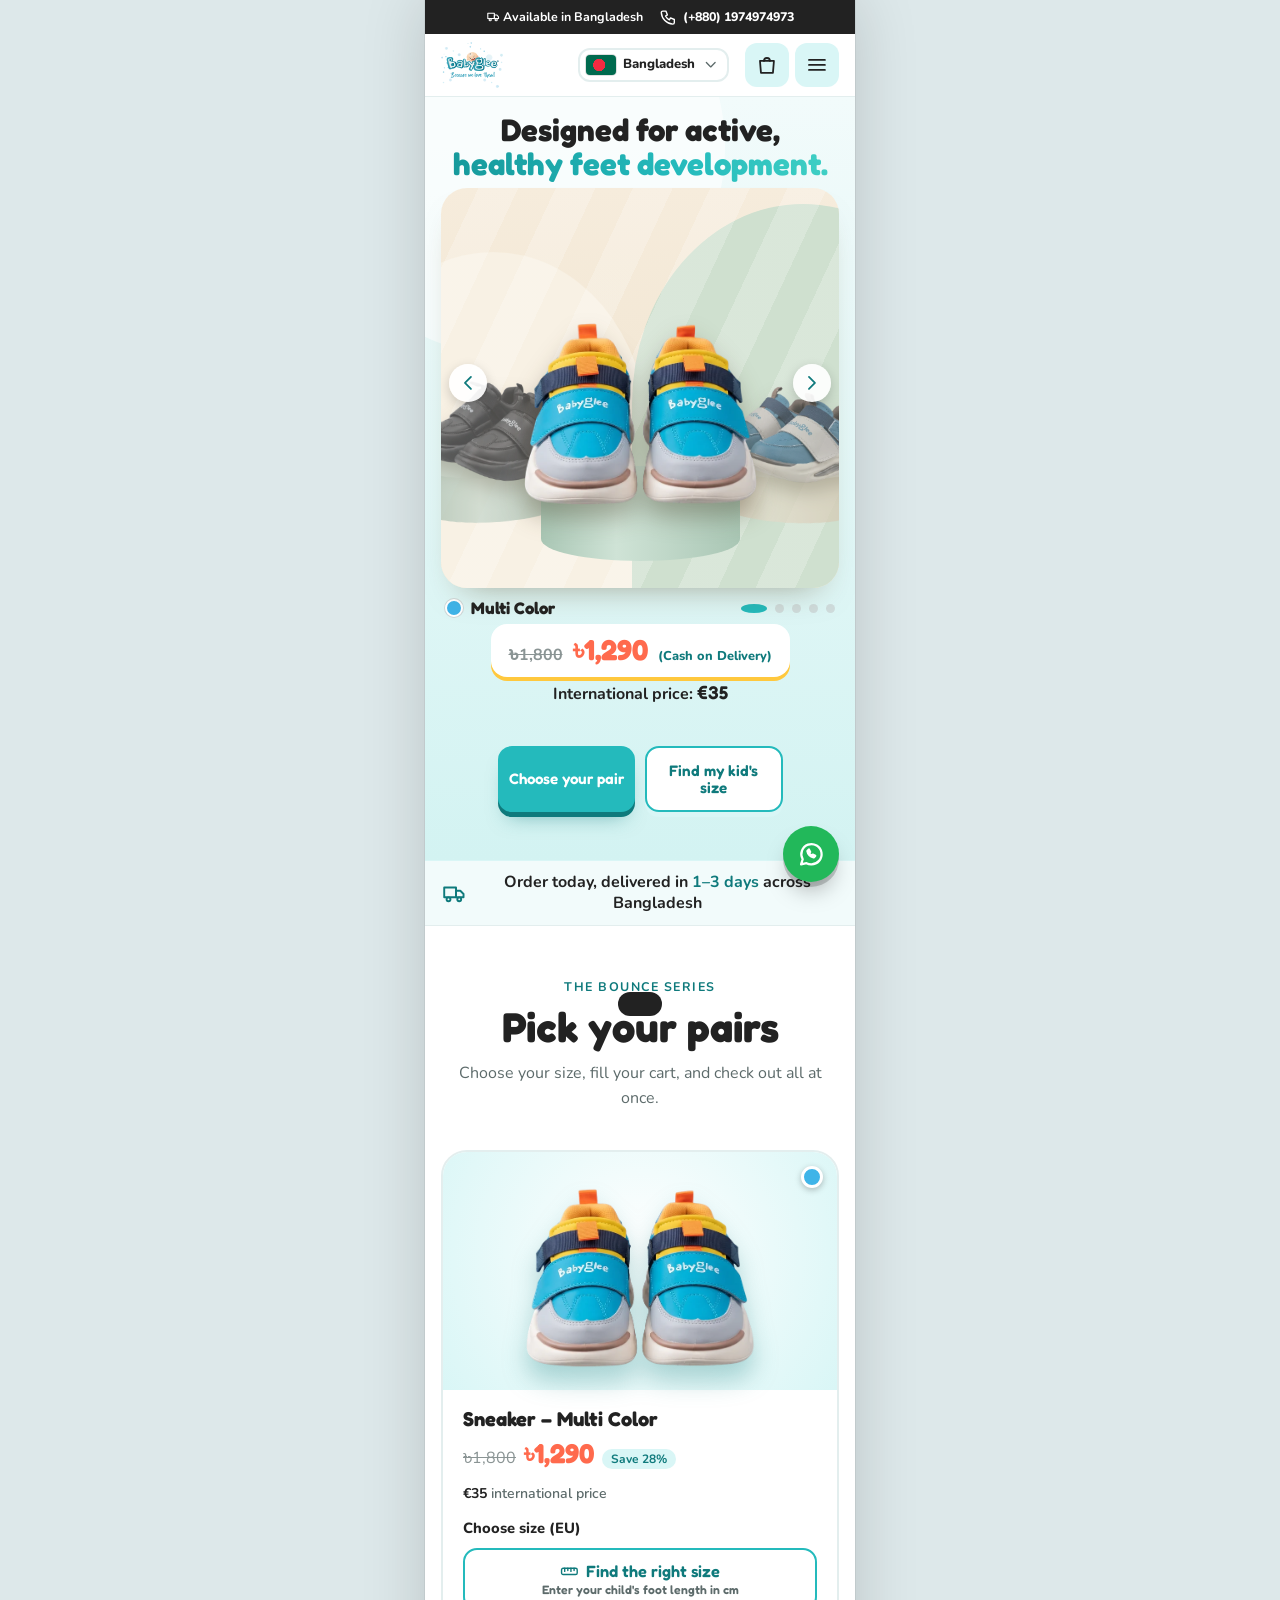
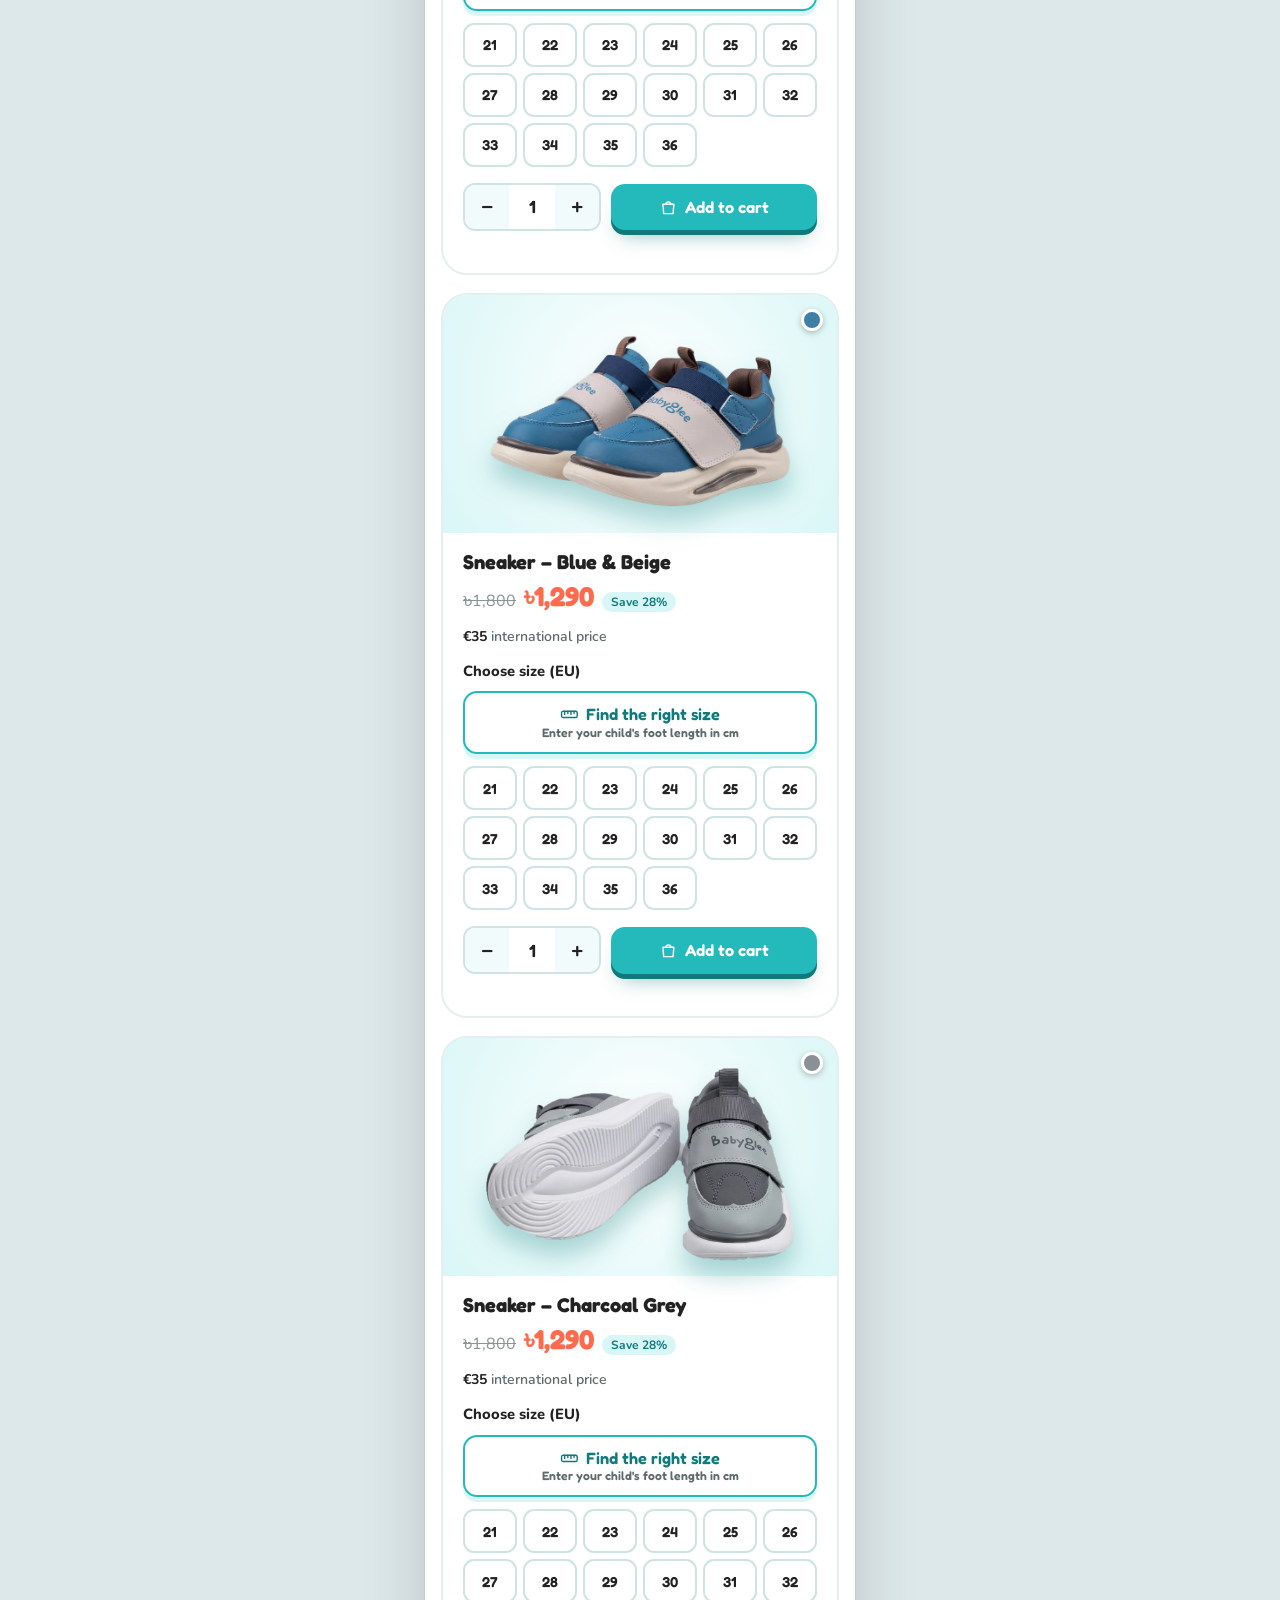
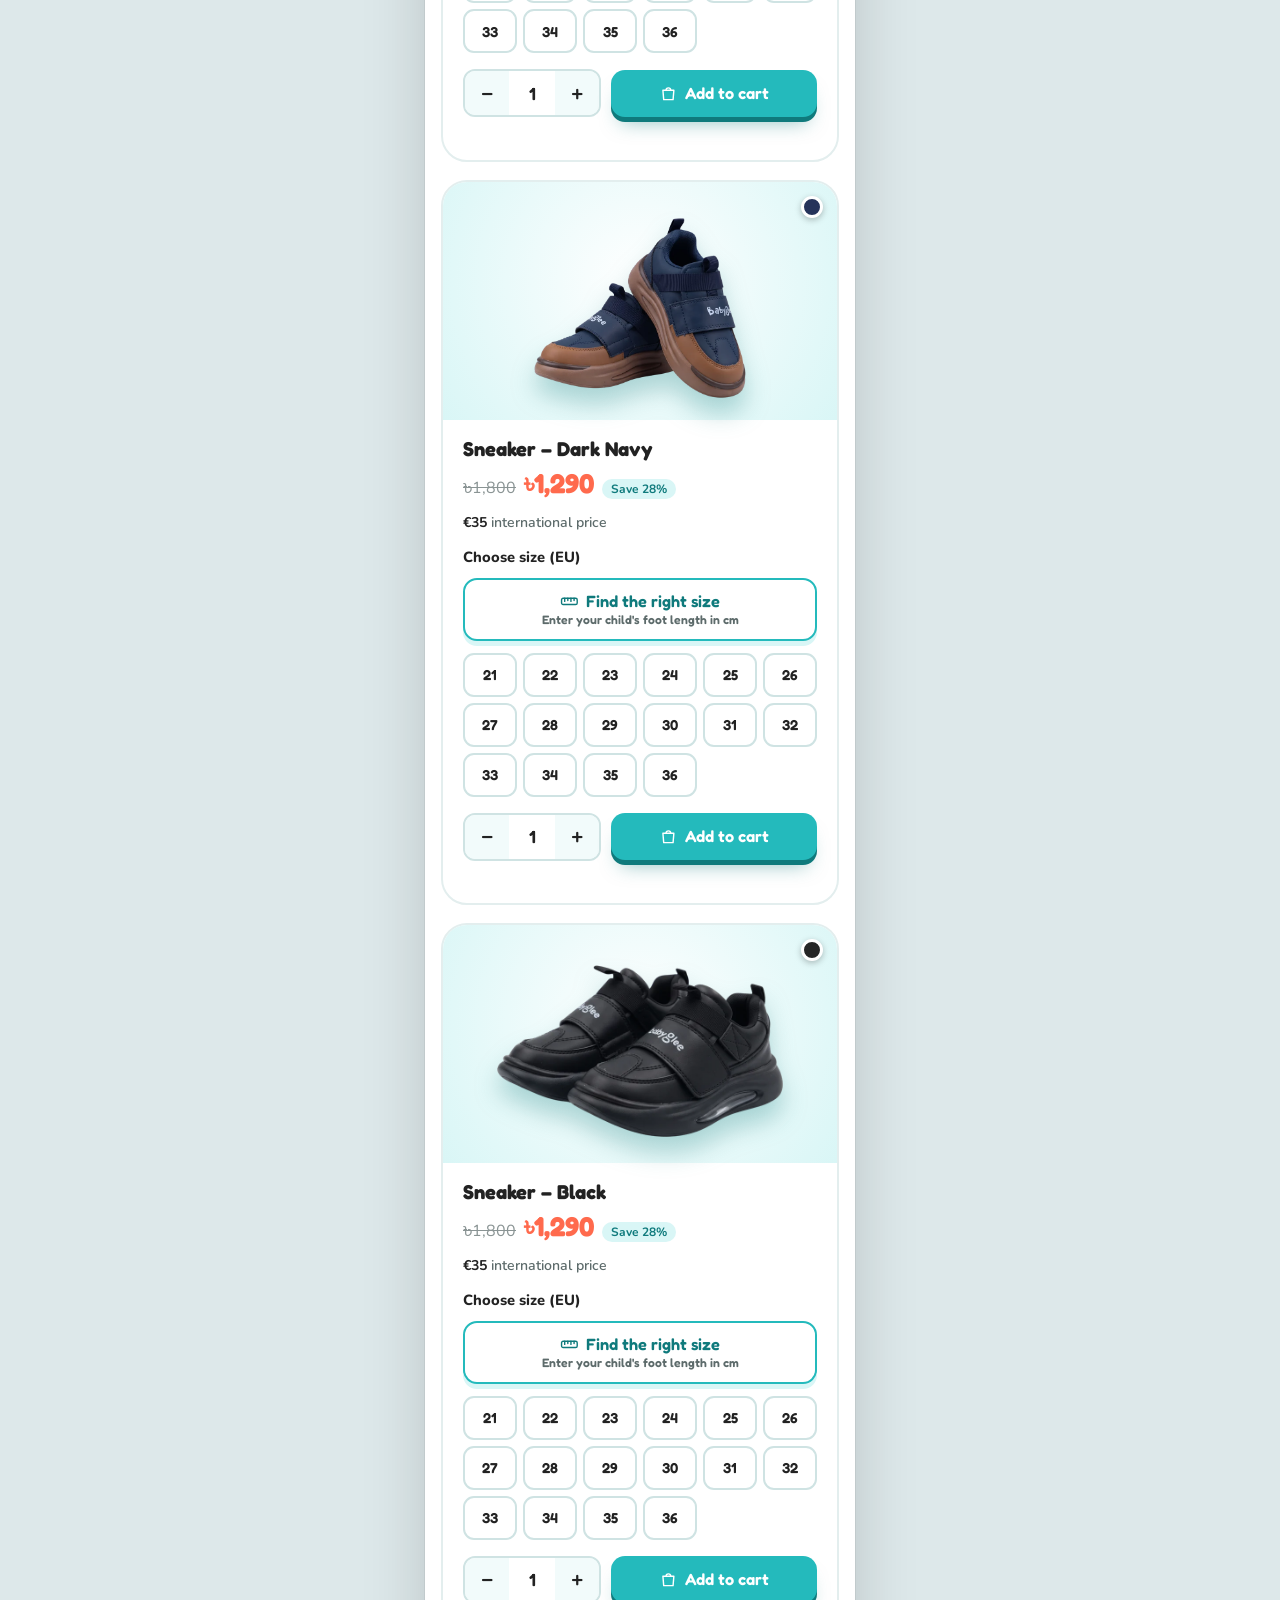
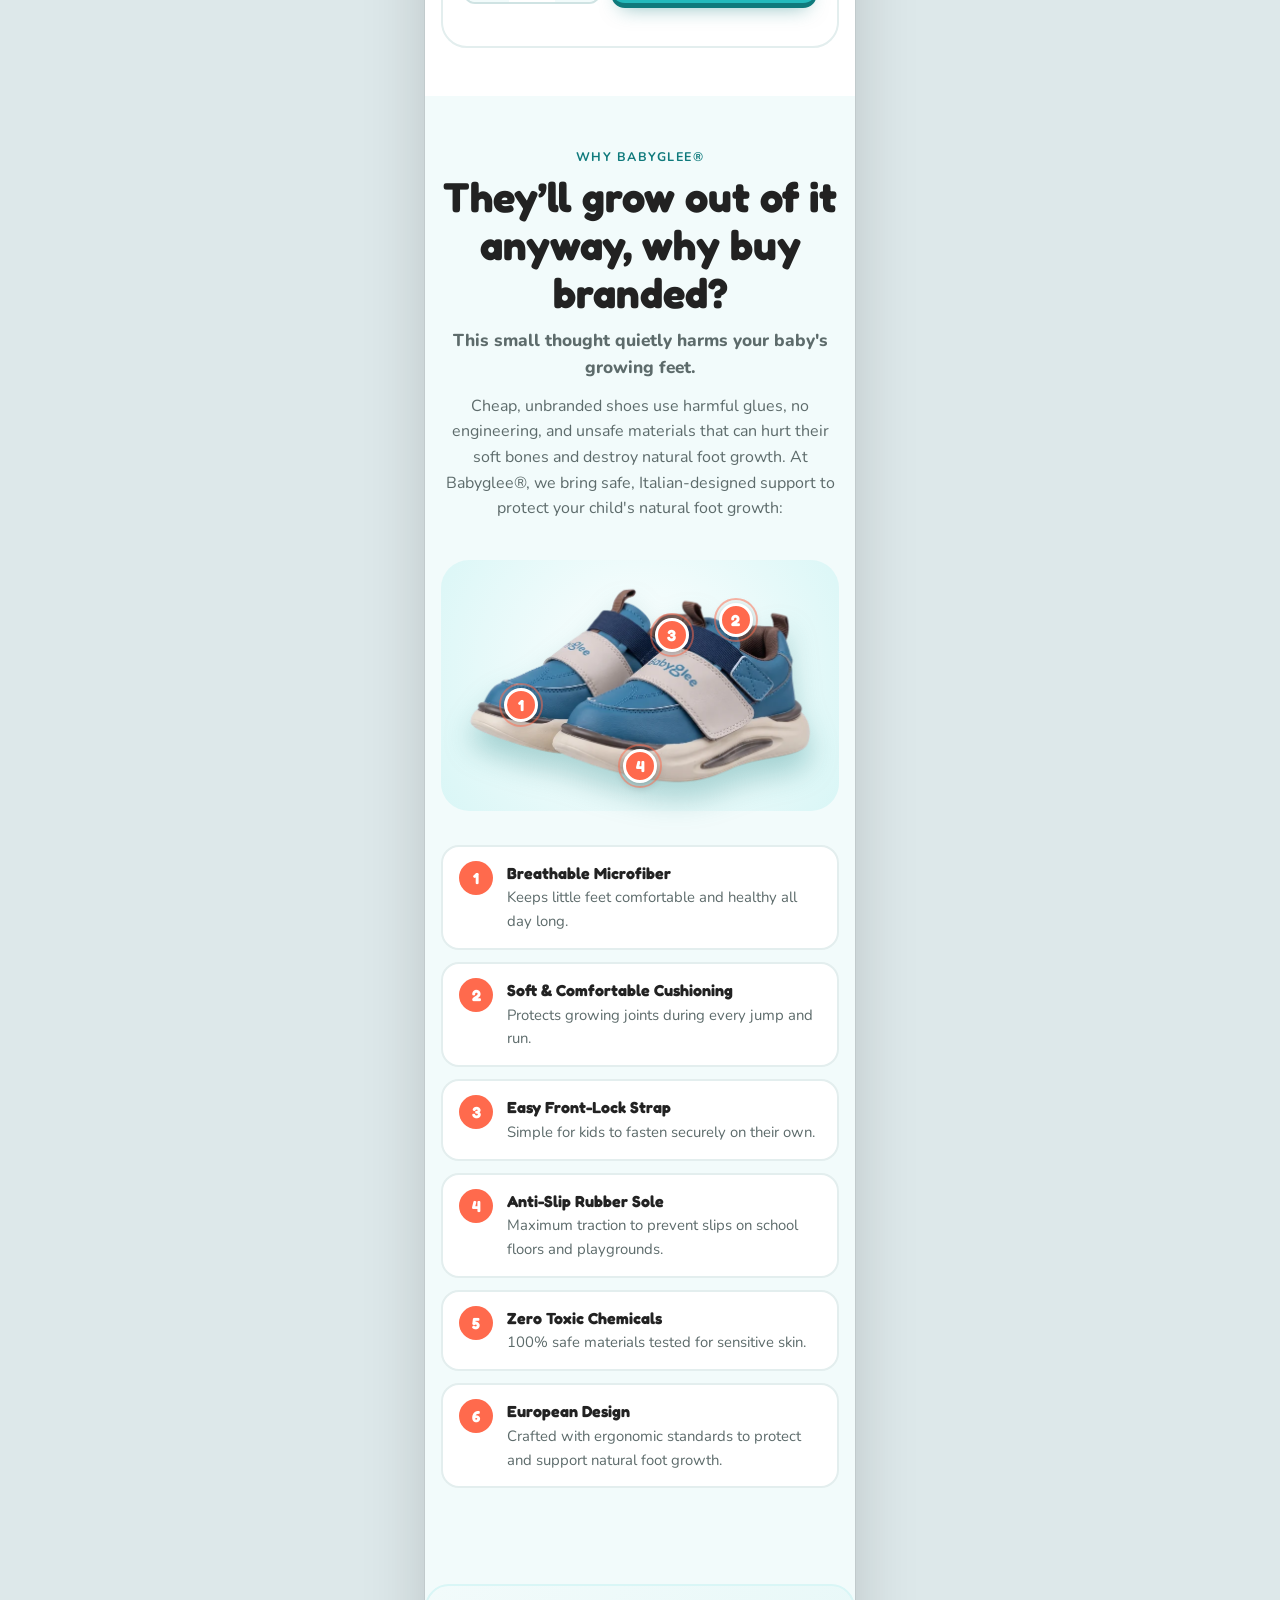
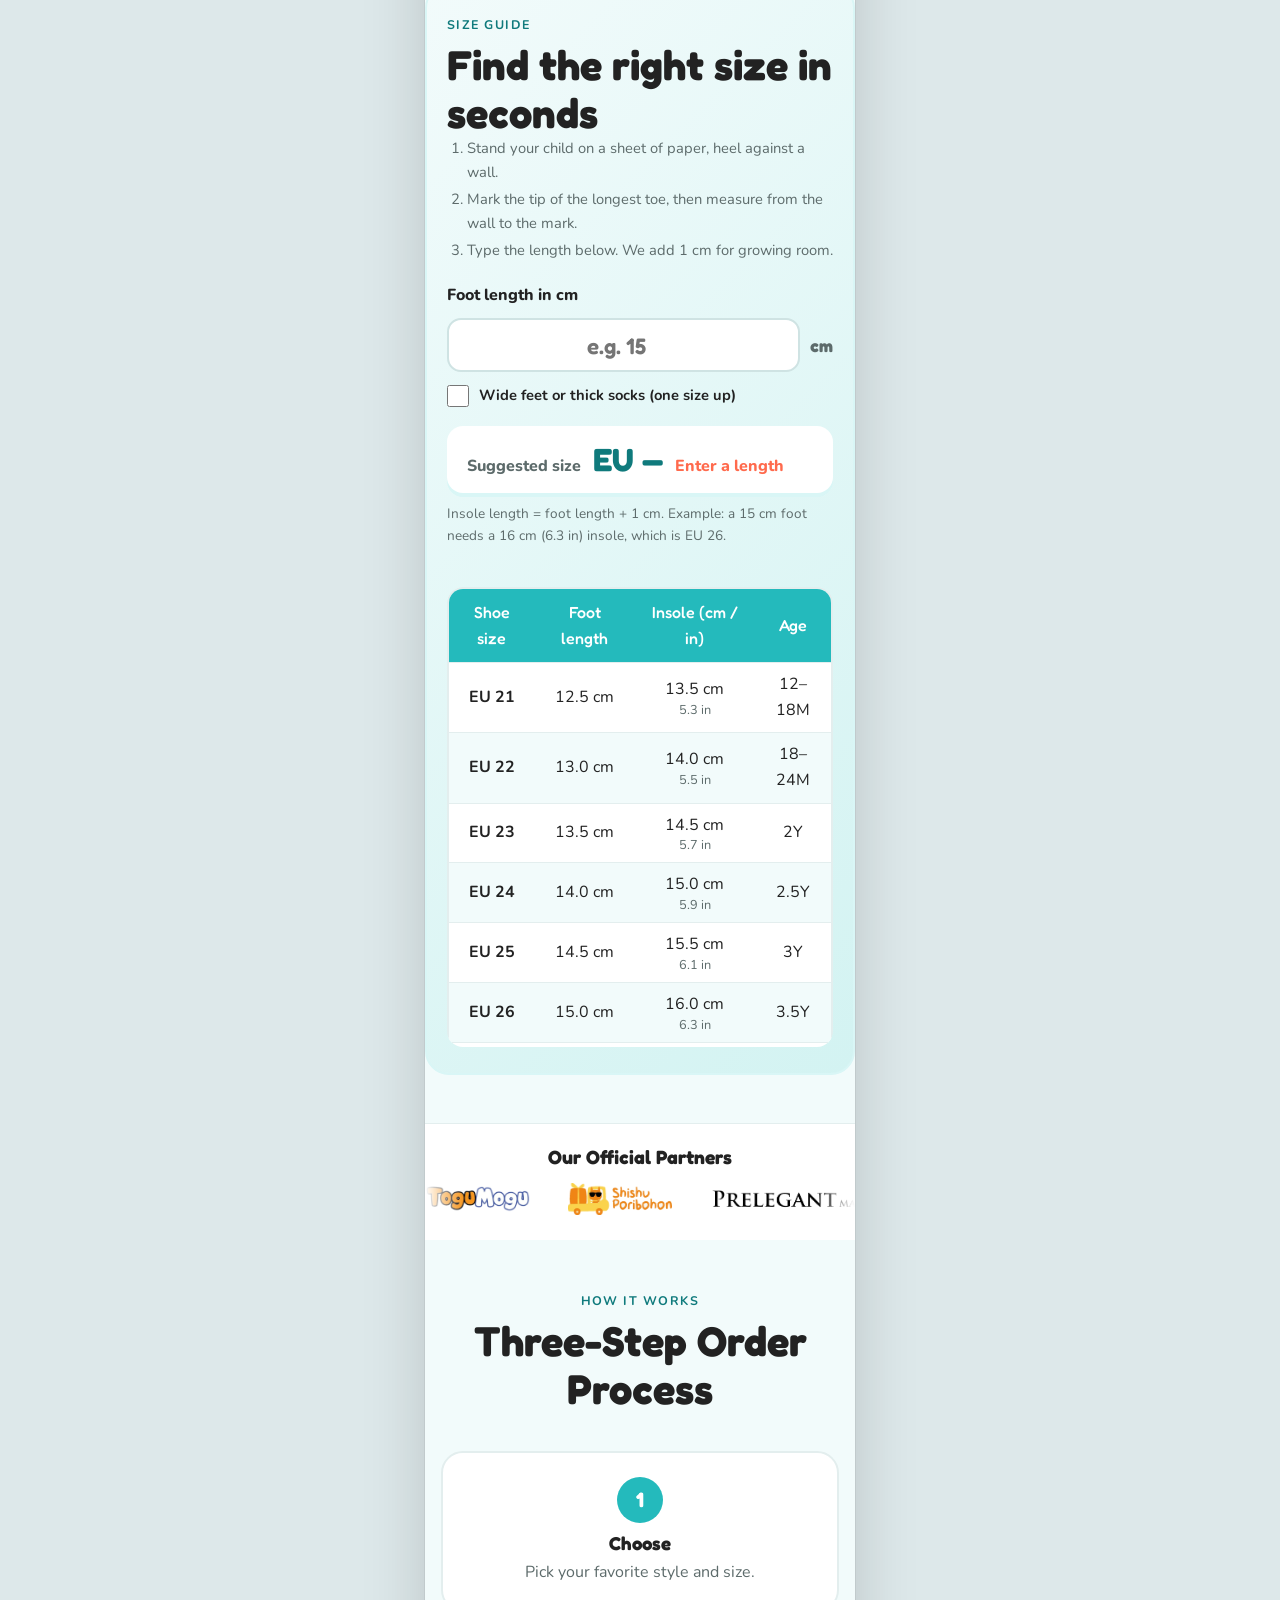
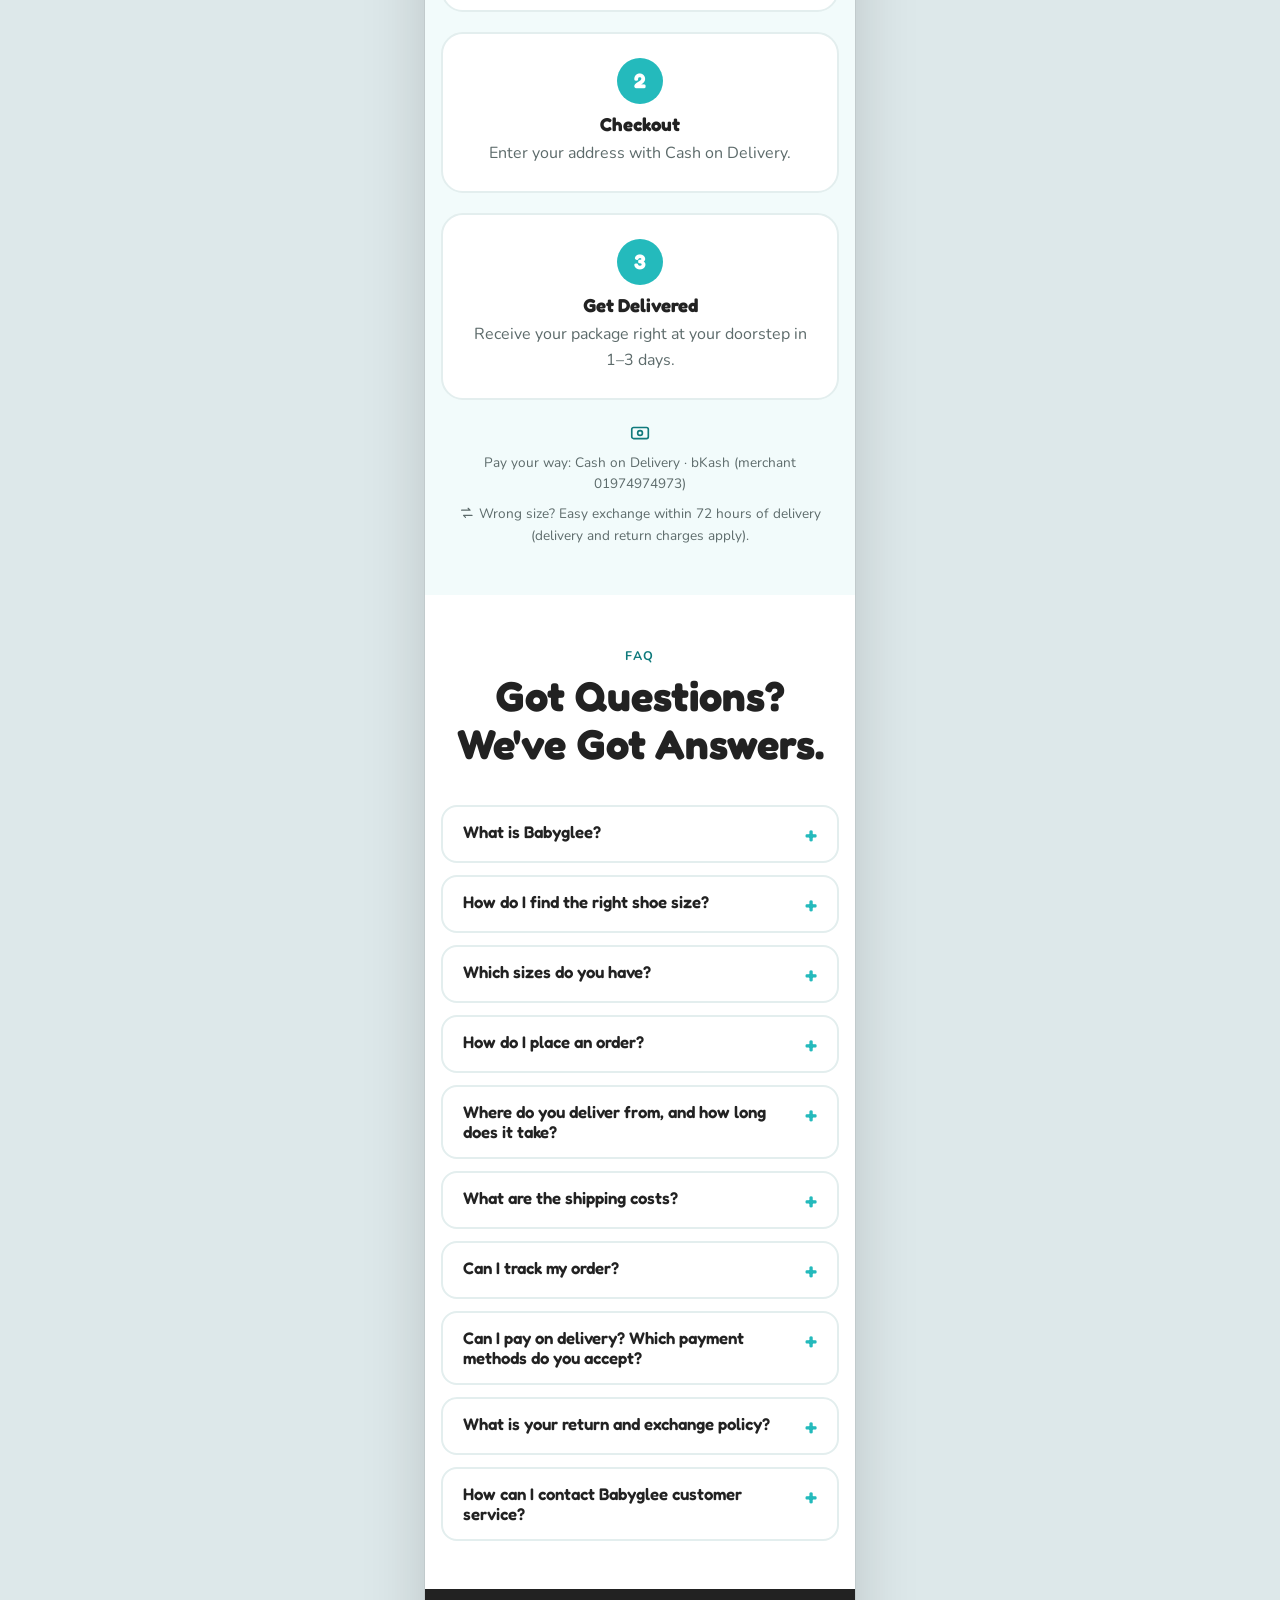
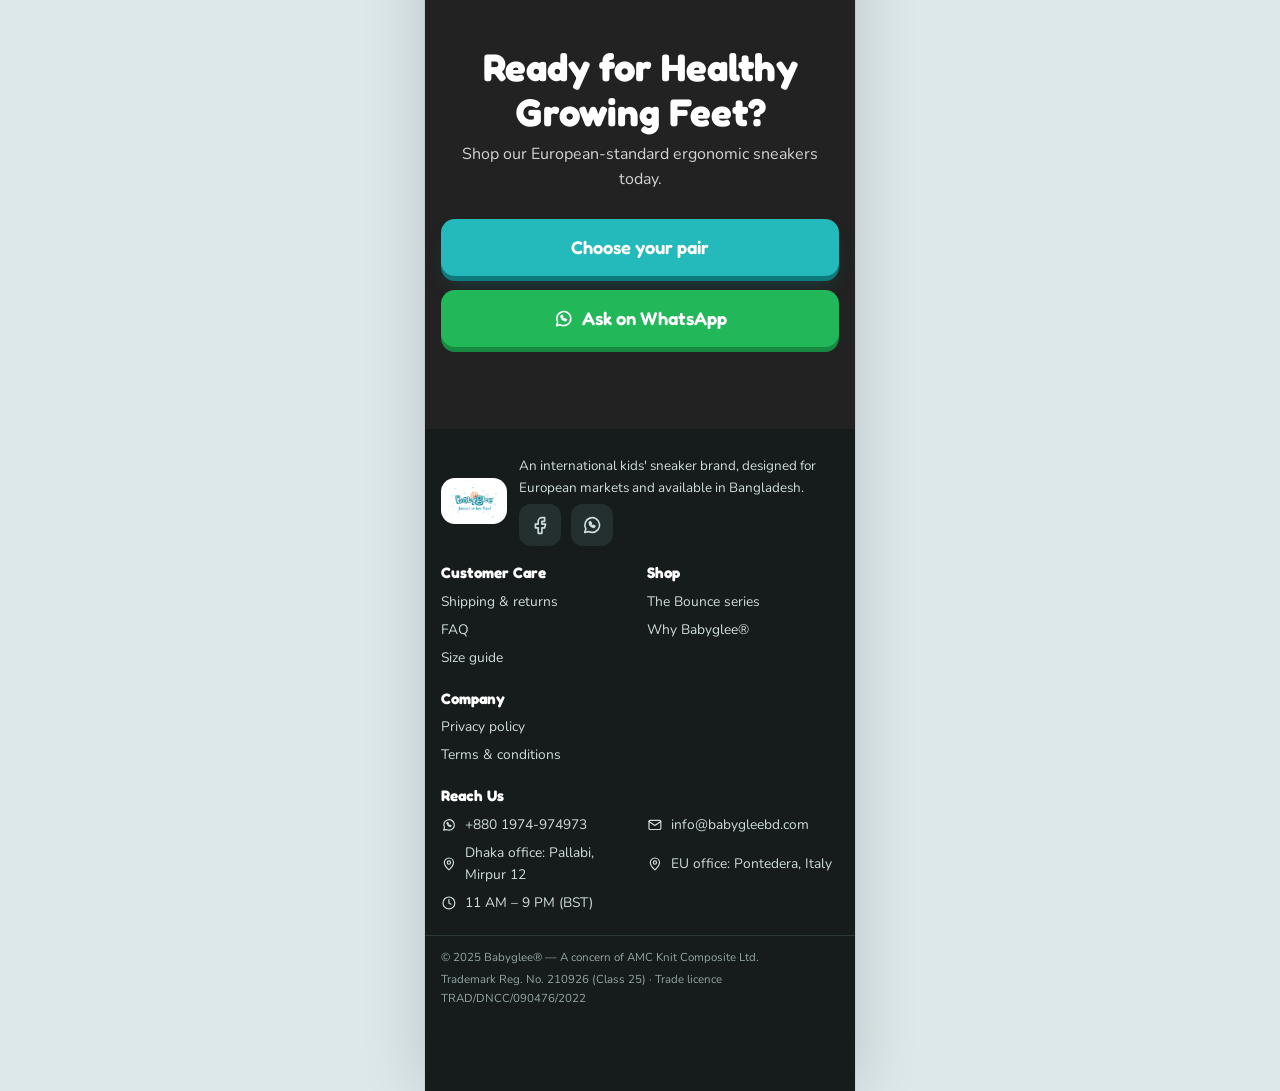
<file: index.html>
<!doctype html>
<html lang="en">
<head>
<meta charset="utf-8">
<meta name="viewport" content="width=device-width, initial-scale=1">
<title>Babyglee® — International Kids' Sneakers, Available in Bangladesh</title>
<meta name="description" content="International kids' sneaker brand designed for European markets and available in Bangladesh. Five colours, EU sizes 21–36, Cash on Delivery and 72-hour easy exchange.">
<meta property="og:title" content="Babyglee® — International Kids' Sneakers, Available in Bangladesh">
<meta property="og:description" content="International kids' sneaker brand designed for European markets and available in Bangladesh. Five colours, EU sizes 21–36, Cash on Delivery and 72-hour easy exchange.">
<meta property="og:type" content="website">
<meta property="og:image" content="https://dmxasif-commits.github.io/babyglee-landing-page/img/sky-blue-yellow.webp">
<meta name="theme-color" content="#24babc">
<link rel="icon" href="img/favicon.ico?v=c5b3142d" sizes="any">
<link rel="icon" type="image/png" sizes="32x32" href="img/favicon-32.png?v=aabc4f67">
<link rel="icon" type="image/png" sizes="16x16" href="img/favicon-16.png?v=8cbc360e">
<link rel="apple-touch-icon" sizes="180x180" href="img/apple-touch-icon.png?v=fd0cc565">
<link rel="preconnect" href="https://fonts.googleapis.com">
<link rel="preconnect" href="https://fonts.gstatic.com" crossorigin>
<link href="https://fonts.googleapis.com/css2?family=Fredoka:wght@500;600;700&family=Hind+Siliguri:wght@400;500;600;700&family=Nunito:wght@400;600;700;800&display=swap" rel="stylesheet">
<link rel="stylesheet" href="assets/style.css?v=f63433fa">
<script src="assets/config.js"></script>
<script src="assets/products.js"></script>
<script src="assets/reviews.js"></script>
<script src="assets/tracking.js?v=f1c6eb49"></script>
<script type="application/ld+json">{"@context": "https://schema.org", "@type": "FAQPage", "mainEntity": [{"@type": "Question", "name": "What is Babyglee?", "acceptedAnswer": {"@type": "Answer", "text": "Babyglee is your destination for high-quality, comfortable and stylish shoes for children aged 1 to 10 years. We focus on durable, safe and supportive footwear for all occasions."}}, {"@type": "Question", "name": "How do I find the right shoe size?", "acceptedAnswer": {"@type": "Answer", "text": "Use our size guide: measure your child's foot, type the length in cm and we suggest the size. The insole should be your child's foot length + 1 cm (shown in cm and inches in the size table). For wide feet or thick socks, go one size up. We also confirm the size with you by call or message before shipping."}}, {"@type": "Question", "name": "Which sizes do you have?", "acceptedAnswer": {"@type": "Answer", "text": "The Bounce series comes in EU sizes 21 to 36, suitable for roughly ages 1 to 10."}}, {"@type": "Question", "name": "How do I place an order?", "acceptedAnswer": {"@type": "Answer", "text": "Choose a size for each colour you like, add them to your cart, then check out once with your delivery details. We call you to confirm your sizes and delivery before shipping."}}, {"@type": "Question", "name": "Where do you deliver from, and how long does it take?", "acceptedAnswer": {"@type": "Answer", "text": "Our head office is in Dhaka, Bangladesh, and we deliver to homes across Bangladesh, inside and outside Dhaka. Delivery takes 1\u20133 days everywhere."}}, {"@type": "Question", "name": "What are the shipping costs?", "acceptedAnswer": {"@type": "Answer", "text": "The delivery charge for inside Dhaka and outside Dhaka is shown at checkout before you confirm your order. Full details are on our Shipping & Returns page."}}, {"@type": "Question", "name": "Can I track my order?", "acceptedAnswer": {"@type": "Answer", "text": "Yes. Once your order is dispatched, the courier gives you a tracking number, and you can use it on the courier's website for live updates on your delivery."}}, {"@type": "Question", "name": "Can I pay on delivery? Which payment methods do you accept?", "acceptedAnswer": {"@type": "Answer", "text": "Cash on Delivery is available on every order: you pay in taka when your parcel arrives. You can also pay by bKash (merchant account 01974974973, Payment option). Tell our team when we call to confirm your order."}}, {"@type": "Question", "name": "What is your return and exchange policy?", "acceptedAnswer": {"@type": "Answer", "text": "You can exchange within 72 hours of receiving your shoes, for items in original condition. Delivery and return charges apply. See our Shipping & Returns page for details."}}, {"@type": "Question", "name": "How can I contact Babyglee customer service?", "acceptedAnswer": {"@type": "Answer", "text": "Reach us on WhatsApp +880 1974-974973 (11 AM \u2013 9 PM BST), on Facebook Messenger (Babyglee.Official) or by email at info@babygleebd.com. Our head office in Dhaka, Bangladesh, manages all customer enquiries."}}]}</script>
</head>
<body data-page="landing">
<svg width="0" height="0" style="position:absolute" aria-hidden="true"><symbol id="i-bag" viewBox="0 0 24 24"><path d="M5 8h14l-1 12H6z"/><path d="M9 8a3 3 0 016 0"/></symbol><symbol id="i-truck" viewBox="0 0 24 24"><path d="M3 7h11v9H3z"/><path d="M14 10h4l3 3v3h-7z"/><circle cx="7" cy="18" r="1.8"/><circle cx="17" cy="18" r="1.8"/></symbol><symbol id="i-cash" viewBox="0 0 24 24"><rect x="3" y="6" width="18" height="12" rx="2"/><circle cx="12" cy="12" r="2.6"/></symbol><symbol id="i-exchange" viewBox="0 0 24 24"><path d="M4 8h13l-3-3"/><path d="M20 16H7l3 3"/></symbol><symbol id="i-shield" viewBox="0 0 24 24"><path d="M12 3l7 3v5c0 5-3 8-7 10-4-2-7-5-7-10V6z"/><path d="M9 12l2 2 4-4"/></symbol><symbol id="i-ruler" viewBox="0 0 24 24"><rect x="3" y="8" width="18" height="8" rx="1.5"/><path d="M7 8v3M11 8v4M15 8v3M19 8v4"/></symbol><symbol id="i-phone" viewBox="0 0 24 24"><path d="M5 4h4l2 5-2.5 1.5a11 11 0 005 5L15 13l5 2v4a2 2 0 01-2 2A16 16 0 013 6a2 2 0 012-2z"/></symbol><symbol id="i-whatsapp" viewBox="0 0 24 24"><path d="M4 20l1.3-4A8 8 0 1112 20a8 8 0 01-3.7-.9z"/><path d="M9 9.5c.4 2.2 2.6 4.4 5 5l1.2-1.2-2-1-.8.8a4 4 0 01-2-2l.8-.8-1-2z"/></symbol><symbol id="i-mail" viewBox="0 0 24 24"><rect x="3" y="5" width="18" height="14" rx="2"/><path d="M3 7l9 6 9-6"/></symbol><symbol id="i-pin" viewBox="0 0 24 24"><path d="M12 21s-7-6-7-11a7 7 0 0114 0c0 5-7 11-7 11z"/><circle cx="12" cy="10" r="2.5"/></symbol><symbol id="i-layers" viewBox="0 0 24 24"><path d="M12 3l9 5-9 5-9-5z"/><path d="M3 13l9 5 9-5"/></symbol><symbol id="i-cushion" viewBox="0 0 24 24"><path d="M4 15c0-4 3-7 8-7s8 3 8 7v2H4z"/><path d="M8 12.5c1-.8 2.2-1.2 4-1.2"/></symbol><symbol id="i-expand" viewBox="0 0 24 24"><path d="M4 9V4h5M20 9V4h-5M4 15v5h5M20 15v5h-5"/></symbol><symbol id="i-bolt" viewBox="0 0 24 24"><path d="M13 2L5 14h6l-1 8 8-12h-6z"/></symbol><symbol id="i-grid" viewBox="0 0 24 24"><path d="M4 8h16M4 12h16M4 16h16"/><path d="M8 5v14M12 5v14M16 5v14"/></symbol><symbol id="i-menu" viewBox="0 0 24 24"><path d="M4 7h16M4 12h16M4 17h16"/></symbol><symbol id="i-close" viewBox="0 0 24 24"><path d="M6 6l12 12M18 6L6 18"/></symbol><symbol id="i-check" viewBox="0 0 24 24"><path d="M5 12l5 5 9-10"/></symbol><symbol id="i-facebook" viewBox="0 0 24 24"><path d="M14 8h3V4h-3a4 4 0 00-4 4v3H7v4h3v6h4v-6h3l1-4h-4V8.5z"/></symbol><symbol id="i-chev" viewBox="0 0 24 24"><path d="M6 9l6 6 6-6"/></symbol><symbol id="i-clock" viewBox="0 0 24 24"><circle cx="12" cy="12" r="9"/><path d="M12 7v5l3 2"/></symbol><symbol id="i-star" viewBox="0 0 24 24"><path d="M12 3l2.7 5.6 6.1.9-4.4 4.3 1 6.1L12 17l-5.4 2.9 1-6.1L3.2 9.5l6.1-.9z"/></symbol></svg>
<div class="topbar"><div class="wrap"><span><svg class="ic " aria-hidden="true"><use href="#i-truck"/></svg> Available in Bangladesh</span><span>Designed for European markets</span><span><svg class="ic " aria-hidden="true"><use href="#i-cash"/></svg> Cash on Delivery</span><span><svg class="ic " aria-hidden="true"><use href="#i-exchange"/></svg> 72-Hour Easy Exchanges</span><a class="tb-tel" href="tel:+8801974974973"><svg class="ic " aria-hidden="true"><use href="#i-phone"/></svg> (+880) 1974974973</a></div></div>
<header class="hdr"><div class="wrap hdr-in">
  <a class="brand" href="index.html" aria-label="Babyglee home"><img src="img/logo.webp" alt="Babyglee — Because we love them!" width="117" height="87"></a>
  <nav class="nav" id="nav" aria-label="Main"><a href="#shop">Shop</a><a href="#why">Why Babyglee®</a><a href="#size">Size Guide</a><a href="#reviews" id="navReviews" hidden>Reviews</a><a href="#faq">FAQ</a><a class="btn sm nav-cta" href="#shop">Shop Now</a></nav>
  <div class="ship" id="ship">
    <button class="ship-btn" id="shipBtn" aria-expanded="false" aria-controls="shipMenu"><span class="flag-bd" role="img" aria-label="Bangladesh flag"></span><span class="ship-t"><small>Shipping to</small>Bangladesh<span class="cur"> · ৳ BDT</span></span><svg class="ic chev" aria-hidden="true"><use href="#i-chev"/></svg></button>
    <div class="ship-menu" id="shipMenu" hidden>
      <p class="sm-h">Shipping destination</p>
      <div class="sm-opt on"><span class="flag-bd" role="img" aria-label="Bangladesh flag"></span><b>Bangladesh</b><svg class="ic " aria-hidden="true"><use href="#i-check"/></svg></div>
      <p class="sm-n">Prices are in Bangladeshi taka (৳ BDT). The international price in euro is shown for reference.</p>
      <ul class="sm-l"><li><svg class="ic " aria-hidden="true"><use href="#i-truck"/></svg> Home delivery</li><li><svg class="ic " aria-hidden="true"><use href="#i-cash"/></svg> Cash on Delivery</li><li><svg class="ic " aria-hidden="true"><use href="#i-exchange"/></svg> 72-hour easy exchange</li></ul>
    </div>
  </div>
  <a class="cart-btn" href="checkout.html" aria-label="Cart and checkout"><svg class="ic " aria-hidden="true"><use href="#i-bag"/></svg><i class="js-cart-count">0</i></a>
  <button class="burger" id="burger" aria-label="Open menu" aria-expanded="false"><svg class="ic " aria-hidden="true"><use href="#i-menu"/></svg></button>
</div></header>
<main>
<section class="hero" id="top">
  <div class="blob b1"></div><div class="blob b2"></div>
  <div class="wrap hero-in">
    <div class="hero-copy">
      <h1>Designed for active,<br><span class="grad">healthy feet development.</span></h1>
      <p class="lead">Many kids wear generic sneakers that harm their developing feet. Babyglee® offers premium sneakers at an accessible price so your child can play comfortably and grow healthy.</p>
      <div class="cta"><a class="btn lg" href="#shop">Choose your pair</a><button class="btn lg ghost" type="button" data-open-size>Find my kid's size</button></div>
      <div class="price-tag"><s>৳1,800</s><b>৳1,290</b><span>(Cash on Delivery)</span></div>
      <p class="usd-note">International price: <b>€35</b></p>
    </div>
    <div class="hero-sc" role="group" aria-label="The Bounce series"><div class="sc-scene" id="scScene"><div class="sc-arch a1"></div><div class="sc-arch a2"></div><div class="sc-light"></div><button type="button" class="sc-nav prev" aria-label="Previous colour"><svg class="ic " aria-hidden="true"><use href="#i-chev"/></svg></button><button type="button" class="sc-nav next" aria-label="Next colour"><svg class="ic " aria-hidden="true"><use href="#i-chev"/></svg></button><ul class="sc-ring" id="scRing"><li class="sc-item" data-i="0" data-name="Multi Color" data-color="#3fb4e8"><div class="sc-shoe"><img src="img/sky-blue-yellow.webp" alt="Babyglee Bounce sneakers, Multi Color" draggable="false" fetchpriority="high"></div><div class="sc-pod mint"></div></li><li class="sc-item" data-i="1" data-name="Blue & Beige" data-color="#3d7fa5"><div class="sc-shoe"><img src="img/blue-beige.webp" alt="Babyglee Bounce sneakers, Blue & Beige" draggable="false"></div><div class="sc-pod cream"></div></li><li class="sc-item" data-i="2" data-name="Charcoal Grey" data-color="#8a9096"><div class="sc-shoe"><img src="img/grey.webp" alt="Babyglee Bounce sneakers, Charcoal Grey" draggable="false"></div><div class="sc-pod sage"></div></li><li class="sc-item" data-i="3" data-name="Dark Navy" data-color="#26335a"><div class="sc-shoe"><img src="img/navy-brown.webp" alt="Babyglee Bounce sneakers, Dark Navy" draggable="false"></div><div class="sc-pod cream"></div></li><li class="sc-item" data-i="4" data-name="Black" data-color="#262626"><div class="sc-shoe"><img src="img/black.webp" alt="Babyglee Bounce sneakers, Black" draggable="false"></div><div class="sc-pod mint"></div></li></ul></div><div class="sc-meta"><span class="sc-info"><span class="sc-sw" id="scSw"></span><b id="scName"></b></span><span class="sc-dots"><button type="button" class="sc-dot" data-go="0" aria-label="Show Multi Color"></button><button type="button" class="sc-dot" data-go="1" aria-label="Show Blue & Beige"></button><button type="button" class="sc-dot" data-go="2" aria-label="Show Charcoal Grey"></button><button type="button" class="sc-dot" data-go="3" aria-label="Show Dark Navy"></button><button type="button" class="sc-dot" data-go="4" aria-label="Show Black"></button></span></div></div>
  </div>
</section>
<section class="trust"><div class="trust-dlv"><div class="wrap"><svg class="ic " aria-hidden="true"><use href="#i-truck"/></svg><p>Order today, delivered in <b>1–3 days</b> across Bangladesh</p></div></div></section>
<section class="sec" id="shop"><div class="wrap">
  <div class="sec-head"><span class="eyebrow">The Bounce series</span><h2>Pick your pairs</h2><p>Choose your size, fill your cart, and check out all at once.</p></div>
  <div class="pgrid" id="grid" data-list="landing"><p class="empty-note">Loading the collection…</p></div>
  <noscript><p class="empty-note">Please turn on JavaScript to choose your pairs, or order on WhatsApp.</p></noscript>
</div></section>
<section class="sec alt" id="why"><div class="wrap">
  <div class="sec-head why-head"><span class="eyebrow">Why Babyglee®</span><h2>They’ll grow out of it anyway, why buy branded?</h2>
    <p class="why-sub"><b>This small thought quietly harms your baby's growing feet.</b></p>
    <p>Cheap, unbranded shoes use harmful glues, no engineering, and unsafe materials that can hurt their soft bones and destroy natural foot growth. At Babyglee®, we bring safe, Italian-designed support to protect your child's natural foot growth:</p></div>
  <div class="anat">
    <div class="anat-img"><img src="img/blue-beige.webp" alt="Babyglee Bounce sneaker in blue and beige" loading="lazy"><button class="hs" style="left:20%;top:58%" data-i="0" aria-label="Breathable Microfiber">1</button><button class="hs" style="left:74%;top:24%" data-i="1" aria-label="Soft and Comfortable Cushioning">2</button><button class="hs" style="left:58%;top:30%" data-i="2" aria-label="Easy Front-Lock Strap">3</button><button class="hs" style="left:50%;top:82%" data-i="3" aria-label="Anti-Slip Rubber Sole">4</button></div>
    <ol class="anat-list"><li data-i="0"><span class="n">1</span><div><b>Breathable Microfiber</b><p>Keeps little feet comfortable and healthy all day long.</p></div></li><li data-i="1"><span class="n">2</span><div><b>Soft &amp; Comfortable Cushioning</b><p>Protects growing joints during every jump and run.</p></div></li><li data-i="2"><span class="n">3</span><div><b>Easy Front-Lock Strap</b><p>Simple for kids to fasten securely on their own.</p></div></li><li data-i="3"><span class="n">4</span><div><b>Anti-Slip Rubber Sole</b><p>Maximum traction to prevent slips on school floors and playgrounds.</p></div></li><li data-i="4"><span class="n">5</span><div><b>Zero Toxic Chemicals</b><p>100% safe materials tested for sensitive skin.</p></div></li><li data-i="5"><span class="n">6</span><div><b>European Design</b><p>Crafted with ergonomic standards to protect and support natural foot growth.</p></div></li></ol>
  </div>
</div></section>
<section class="sec alt" id="size"><div class="wrap size-box">
  <div>
    <span class="eyebrow">Size Guide</span><h2>Find the right size in seconds</h2>
    <ol class="mstep"><li>Stand your child on a sheet of paper, heel against a wall.</li><li>Mark the tip of the longest toe, then measure from the wall to the mark.</li><li>Type the length below. We add 1 cm for growing room.</li></ol>
      <label class="sl" for="fsCm">Foot length in cm</label>
      <div class="cm-row"><input type="number" id="fsCm" inputmode="decimal" min="8" max="25" step="0.1" placeholder="e.g. 15" autocomplete="off"><span>cm</span></div>
      <label class="wide"><input type="checkbox" id="fsWide"> Wide feet or thick socks (one size up)</label>
      <div class="size-res" id="fsRes"><span>Suggested size</span><b id="fsOut">EU —</b><em id="fsAge">Enter a length</em></div>
      <p class="fine" id="fsNote">Insole length = foot length + 1 cm. Example: a 15 cm foot needs a 16 cm (6.3 in) insole, which is EU 26.</p>
      
  </div>
  <div class="size-tbl"><div class="tbl-wrap"><table class="tbl"><thead><tr><th>Shoe size</th><th>Foot length</th><th>Insole (cm / in)</th><th>Age</th></tr></thead><tbody><tr data-eu="21"><td><b>EU 21</b></td><td>12.5 cm</td><td>13.5 cm<small>5.3 in</small></td><td>12–18M</td></tr><tr data-eu="22"><td><b>EU 22</b></td><td>13.0 cm</td><td>14.0 cm<small>5.5 in</small></td><td>18–24M</td></tr><tr data-eu="23"><td><b>EU 23</b></td><td>13.5 cm</td><td>14.5 cm<small>5.7 in</small></td><td>2Y</td></tr><tr data-eu="24"><td><b>EU 24</b></td><td>14.0 cm</td><td>15.0 cm<small>5.9 in</small></td><td>2.5Y</td></tr><tr data-eu="25"><td><b>EU 25</b></td><td>14.5 cm</td><td>15.5 cm<small>6.1 in</small></td><td>3Y</td></tr><tr data-eu="26"><td><b>EU 26</b></td><td>15.0 cm</td><td>16.0 cm<small>6.3 in</small></td><td>3.5Y</td></tr><tr data-eu="27"><td><b>EU 27</b></td><td>15.5 cm</td><td>16.5 cm<small>6.5 in</small></td><td>4Y</td></tr><tr data-eu="28"><td><b>EU 28</b></td><td>16.0 cm</td><td>17.0 cm<small>6.7 in</small></td><td>4.5Y</td></tr><tr data-eu="29"><td><b>EU 29</b></td><td>16.5 cm</td><td>17.5 cm<small>6.9 in</small></td><td>5Y</td></tr><tr data-eu="30"><td><b>EU 30</b></td><td>17.0 cm</td><td>18.0 cm<small>7.1 in</small></td><td>5.5Y</td></tr><tr data-eu="31"><td><b>EU 31</b></td><td>17.6 cm</td><td>18.6 cm<small>7.3 in</small></td><td>6Y</td></tr><tr data-eu="32"><td><b>EU 32</b></td><td>18.2 cm</td><td>19.2 cm<small>7.6 in</small></td><td>6.5Y</td></tr><tr data-eu="33"><td><b>EU 33</b></td><td>18.7 cm</td><td>19.7 cm<small>7.8 in</small></td><td>7Y</td></tr><tr data-eu="34"><td><b>EU 34</b></td><td>19.4 cm</td><td>20.4 cm<small>8.0 in</small></td><td>8Y</td></tr><tr data-eu="35"><td><b>EU 35</b></td><td>20.2 cm</td><td>21.2 cm<small>8.3 in</small></td><td>9Y</td></tr><tr data-eu="36"><td><b>EU 36</b></td><td>21.0 cm</td><td>22.0 cm<small>8.7 in</small></td><td>10–12Y</td></tr></tbody></table></div><p class="fine">Pick the size whose insole (shown in cm and inches) is your child's foot length + 1 cm. For wide feet or thick socks, go one size up. Our team also confirms the size with you by call or message before shipping.</p></div>
</div></section>
<section class="sec" id="reviews" hidden><div class="wrap">
  <div class="sec-head"><span class="eyebrow">Reviews</span><h2>What parents say</h2><p id="rvSum"></p></div>
  <div class="rv-track" id="rvTrack"></div>
</div></section>
<section class="partners" id="partners" aria-labelledby="ptTitle"><div class="wrap"><h2 id="ptTitle">Our Official Partners</h2></div><div class="pmarq"><div class="ptrack"><ul class="plogos"><li class="lg-togumogu"><img src="img/partners/togumogu.webp" alt="ToguMogu" draggable="false"></li><li class="lg-shishu-poribohon"><img src="img/partners/shishu-poribohon.webp" alt="Shishu Poribohon" draggable="false"></li><li class="lg-prelegant-mall"><img src="img/partners/prelegant-mall.webp" alt="Prelegant Mall" draggable="false"></li><li class="lg-rokomari"><img src="img/partners/rokomari.webp" alt="Rokomari" draggable="false"></li></ul><ul class="plogos" aria-hidden="true"><li class="lg-togumogu"><img src="img/partners/togumogu.webp" alt="" draggable="false"></li><li class="lg-shishu-poribohon"><img src="img/partners/shishu-poribohon.webp" alt="" draggable="false"></li><li class="lg-prelegant-mall"><img src="img/partners/prelegant-mall.webp" alt="" draggable="false"></li><li class="lg-rokomari"><img src="img/partners/rokomari.webp" alt="" draggable="false"></li></ul></div></div></section>
<section class="sec alt" id="how"><div class="wrap">
  <div class="sec-head"><span class="eyebrow">How it works</span><h2>Three-Step Order Process</h2></div>
  <div class="steps3"><div class="st3 tilt"><span class="n">1</span><h3>Choose</h3><p>Pick your favorite style and size.</p></div><div class="st3 tilt"><span class="n">2</span><h3>Checkout</h3><p>Enter your address with Cash on Delivery.</p></div><div class="st3 tilt"><span class="n">3</span><h3>Get Delivered</h3><p>Receive your package right at your doorstep in 1–3 days.</p></div></div>
  <p class="center fine pay-line"><svg class="ic " aria-hidden="true"><use href="#i-cash"/></svg> Pay your way: Cash on Delivery · bKash (merchant 01974974973)</p>
  <p class="center fine"><svg class="ic " aria-hidden="true"><use href="#i-exchange"/></svg> Wrong size? Easy exchange within 72 hours of delivery (delivery and return charges apply).</p>
</div></section>
<section class="sec" id="faq"><div class="wrap narrow"><div class="sec-head"><span class="eyebrow">FAQ</span><h2>Got Questions? We've Got Answers.</h2></div><div class="faq"><details><summary>What is Babyglee?</summary><p>Babyglee is your destination for high-quality, comfortable and stylish shoes for children aged 1 to 10 years. We focus on durable, safe and supportive footwear for all occasions.</p></details><details><summary>How do I find the right shoe size?</summary><p>Use our size guide: measure your child's foot, type the length in cm and we suggest the size. The insole should be your child's foot length + 1 cm (shown in cm and inches in the size table). For wide feet or thick socks, go one size up. We also confirm the size with you by call or message before shipping.</p></details><details><summary>Which sizes do you have?</summary><p>The Bounce series comes in EU sizes 21 to 36, suitable for roughly ages 1 to 10.</p></details><details><summary>How do I place an order?</summary><p>Choose a size for each colour you like, add them to your cart, then check out once with your delivery details. We call you to confirm your sizes and delivery before shipping.</p></details><details><summary>Where do you deliver from, and how long does it take?</summary><p>Our head office is in Dhaka, Bangladesh, and we deliver to homes across Bangladesh, inside and outside Dhaka. Delivery takes 1–3 days everywhere.</p></details><details><summary>What are the shipping costs?</summary><p>The delivery charge for inside Dhaka and outside Dhaka is shown at checkout before you confirm your order. Full details are on our Shipping &amp; Returns page.</p></details><details><summary>Can I track my order?</summary><p>Yes. Once your order is dispatched, the courier gives you a tracking number, and you can use it on the courier's website for live updates on your delivery.</p></details><details><summary>Can I pay on delivery? Which payment methods do you accept?</summary><p>Cash on Delivery is available on every order: you pay in taka when your parcel arrives. You can also pay by bKash (merchant account 01974974973, Payment option). Tell our team when we call to confirm your order.</p></details><details><summary>What is your return and exchange policy?</summary><p>You can exchange within 72 hours of receiving your shoes, for items in original condition. Delivery and return charges apply. See our Shipping &amp; Returns page for details.</p></details><details><summary>How can I contact Babyglee customer service?</summary><p>Reach us on WhatsApp +880 1974-974973 (11 AM – 9 PM BST), on Facebook Messenger (Babyglee.Official) or by email at info@babygleebd.com. Our head office in Dhaka, Bangladesh, manages all customer enquiries.</p></details></div></div></section>
<section class="cta-band"><div class="wrap"><h2>Ready for Healthy Growing Feet?</h2><p>Shop our European-standard ergonomic sneakers today.</p>
  <div class="cta center"><a class="btn lg" href="#shop">Choose your pair</a><a class="btn lg wa" href="https://wa.me/8801974974973" target="_blank" rel="noopener"><svg class="ic " aria-hidden="true"><use href="#i-whatsapp"/></svg> Ask on WhatsApp</a></div></div></section>
</main>
<footer class="ftr">
  <div class="wrap ftr-grid">
    <div class="ftr-brand">
      <img src="img/logo.webp" alt="Babyglee" width="117" height="87">
      <p>An international kids' sneaker brand, designed for European markets and available in Bangladesh.</p>
      <div class="soc"><a href="https://facebook.com/Babyglee.Official" target="_blank" rel="noopener" aria-label="Babyglee on Facebook"><svg class="ic " aria-hidden="true"><use href="#i-facebook"/></svg></a>
      <a href="https://wa.me/8801974974973" target="_blank" rel="noopener" aria-label="WhatsApp"><svg class="ic " aria-hidden="true"><use href="#i-whatsapp"/></svg></a></div>
    </div>
    <div><h4>Customer Care</h4><a href="shipping-returns.html">Shipping &amp; returns</a><a href="index.html#faq">FAQ</a><a href="index.html#size">Size guide</a></div>
    <div><h4>Shop</h4><a href="index.html#shop">The Bounce series</a><a href="index.html#why">Why Babyglee®</a></div>
    <div><h4>Company</h4><a href="privacy.html">Privacy policy</a><a href="terms.html">Terms &amp; conditions</a></div>
    <div class="ftr-contact"><h4>Reach Us</h4>
      <a href="https://wa.me/8801974974973"><svg class="ic " aria-hidden="true"><use href="#i-whatsapp"/></svg> +880 1974-974973</a>
      <a href="mailto:info@babygleebd.com"><svg class="ic " aria-hidden="true"><use href="#i-mail"/></svg> info@babygleebd.com</a>
      <span class="ln"><svg class="ic " aria-hidden="true"><use href="#i-pin"/></svg> Dhaka office: Pallabi, Mirpur 12</span>
      <span class="ln"><svg class="ic " aria-hidden="true"><use href="#i-pin"/></svg> EU office: Pontedera, Italy</span>
      <span class="ln"><svg class="ic " aria-hidden="true"><use href="#i-clock"/></svg> 11 AM – 9 PM (BST)</span></div>
  </div>
  <div class="wrap ftr-bottom"><span>© 2025 Babyglee® — A concern of AMC Knit Composite Ltd.</span><span>Trademark Reg. No. 210926 (Class 25) · Trade licence TRAD/DNCC/090476/2022</span></div>
</footer>
<a class="fab fab-wa" id="waFab" href="https://wa.me/8801974974973" target="_blank" rel="noopener" aria-label="Chat with us on WhatsApp"><svg class="ic " aria-hidden="true"><use href="#i-whatsapp"/></svg></a>
<div class="cartbar" id="cartBar" hidden><a class="btn" id="cbGo" href="checkout.html">Checkout</a></div>
<button class="fab fab-cart" id="cartFab" type="button" aria-label="View cart" hidden><svg class="ic " aria-hidden="true"><use href="#i-bag"/></svg><i class="js-cart-count">0</i></button>
<div class="sheet-wrap" id="sizeModal" hidden>
  <div class="sheet-scrim" data-close></div>
  <section class="sheet" role="dialog" aria-modal="true" aria-labelledby="szTitle">
    <header><h3 id="szTitle">Find the right size</h3><button class="icon-btn" type="button" data-close aria-label="Close size guide"><svg class="ic " aria-hidden="true"><use href="#i-close"/></svg></button></header>
    <div class="sheet-body">
      <h4 class="sheet-h first">How to measure</h4>
      <ol class="mstep"><li>Stand your child on a sheet of paper, heel against a wall.</li><li>Mark the tip of the longest toe, then measure from the wall to the mark.</li><li>Type the length below. We add 1 cm for growing room.</li></ol>
      <label class="sl" for="szCm">Foot length in cm</label>
      <div class="cm-row"><input type="number" id="szCm" inputmode="decimal" min="8" max="25" step="0.1" placeholder="e.g. 15" autocomplete="off"><span>cm</span></div>
      <label class="wide"><input type="checkbox" id="szWide"> Wide feet or thick socks (one size up)</label>
      <div class="size-res" id="szRes"><span>Suggested size</span><b id="szOut">EU —</b><em id="szAge">Enter a length</em></div>
      <p class="fine" id="szNote">Insole length = foot length + 1 cm. Example: a 15 cm foot needs a 16 cm (6.3 in) insole, which is EU 26.</p>
      <button class="btn block" type="button" id="szUse" hidden>Select this size</button>
      <h4 class="sheet-h">All sizes</h4>
      <div class="tbl-wrap"><table class="tbl"><thead><tr><th>Shoe size</th><th>Foot length</th><th>Insole (cm / in)</th><th>Age</th></tr></thead><tbody><tr data-eu="21"><td><b>EU 21</b></td><td>12.5 cm</td><td>13.5 cm<small>5.3 in</small></td><td>12–18M</td></tr><tr data-eu="22"><td><b>EU 22</b></td><td>13.0 cm</td><td>14.0 cm<small>5.5 in</small></td><td>18–24M</td></tr><tr data-eu="23"><td><b>EU 23</b></td><td>13.5 cm</td><td>14.5 cm<small>5.7 in</small></td><td>2Y</td></tr><tr data-eu="24"><td><b>EU 24</b></td><td>14.0 cm</td><td>15.0 cm<small>5.9 in</small></td><td>2.5Y</td></tr><tr data-eu="25"><td><b>EU 25</b></td><td>14.5 cm</td><td>15.5 cm<small>6.1 in</small></td><td>3Y</td></tr><tr data-eu="26"><td><b>EU 26</b></td><td>15.0 cm</td><td>16.0 cm<small>6.3 in</small></td><td>3.5Y</td></tr><tr data-eu="27"><td><b>EU 27</b></td><td>15.5 cm</td><td>16.5 cm<small>6.5 in</small></td><td>4Y</td></tr><tr data-eu="28"><td><b>EU 28</b></td><td>16.0 cm</td><td>17.0 cm<small>6.7 in</small></td><td>4.5Y</td></tr><tr data-eu="29"><td><b>EU 29</b></td><td>16.5 cm</td><td>17.5 cm<small>6.9 in</small></td><td>5Y</td></tr><tr data-eu="30"><td><b>EU 30</b></td><td>17.0 cm</td><td>18.0 cm<small>7.1 in</small></td><td>5.5Y</td></tr><tr data-eu="31"><td><b>EU 31</b></td><td>17.6 cm</td><td>18.6 cm<small>7.3 in</small></td><td>6Y</td></tr><tr data-eu="32"><td><b>EU 32</b></td><td>18.2 cm</td><td>19.2 cm<small>7.6 in</small></td><td>6.5Y</td></tr><tr data-eu="33"><td><b>EU 33</b></td><td>18.7 cm</td><td>19.7 cm<small>7.8 in</small></td><td>7Y</td></tr><tr data-eu="34"><td><b>EU 34</b></td><td>19.4 cm</td><td>20.4 cm<small>8.0 in</small></td><td>8Y</td></tr><tr data-eu="35"><td><b>EU 35</b></td><td>20.2 cm</td><td>21.2 cm<small>8.3 in</small></td><td>9Y</td></tr><tr data-eu="36"><td><b>EU 36</b></td><td>21.0 cm</td><td>22.0 cm<small>8.7 in</small></td><td>10–12Y</td></tr></tbody></table></div><p class="fine">Pick the size whose insole (shown in cm and inches) is your child's foot length + 1 cm. For wide feet or thick socks, go one size up. Our team also confirms the size with you by call or message before shipping.</p>
    </div>
  </section>
</div>
<div class="sheet-wrap" id="cartSheet" hidden>
  <div class="sheet-scrim" data-close></div>
  <section class="sheet cart-sheet" role="dialog" aria-modal="true" aria-labelledby="csTitle">
    <header><h3 id="csTitle">Your cart</h3><button class="icon-btn" type="button" data-close aria-label="Close cart"><svg class="ic " aria-hidden="true"><use href="#i-close"/></svg></button></header>
    <div class="sheet-body"><div id="csLines"></div>
      <div class="cs-empty" id="csEmpty" hidden><p>Your cart is empty.</p><button class="btn" type="button" data-close>Choose your pair</button></div></div>
    <div class="cs-foot" id="csFoot"><div class="cs-tot"><span id="csCount">0 pairs</span><b id="csTotal">৳0</b></div><a class="btn block" id="csGo" href="checkout.html">Checkout</a><small>Delivery charge is added at checkout. Pay on delivery.</small></div>
  </section>
</div>
<div class="sheet-wrap" id="addedPop" hidden>
  <div class="sheet-scrim" data-close></div>
  <section class="sheet added-pop" role="dialog" aria-modal="true" aria-labelledby="apTitle">
    <header><h3 id="apTitle"><svg class="ic " aria-hidden="true"><use href="#i-check"/></svg> Added to your cart</h3><button class="icon-btn" type="button" data-close aria-label="Close"><svg class="ic " aria-hidden="true"><use href="#i-close"/></svg></button></header>
    <div class="sheet-body">
      <div class="ap-item"><img id="apImg" src="img/logo.webp" alt="" width="84" height="72"><div><b id="apName"></b><span id="apMeta"></span></div></div>
      <div class="ap-sum"><span id="apCount"></span><b id="apTotal"></b></div>
      <div class="ap-btns"><button class="btn ghost" type="button" data-close>Continue shopping</button><a class="btn" id="apGo" href="checkout.html">Checkout</a></div>
      <small class="ap-note">Delivery charge is added at checkout. 1–3 days delivery. Pay on delivery.</small>
    </div>
  </section>
</div>
<div class="sheet-wrap" id="shotBox" hidden>
  <div class="sheet-scrim" data-close></div>
  <section class="sheet shot" role="dialog" aria-modal="true" aria-label="Customer review">
    <header><h3>Customer review</h3><button class="icon-btn" type="button" data-close aria-label="Close"><svg class="ic " aria-hidden="true"><use href="#i-close"/></svg></button></header>
    <div class="sheet-body"><img id="shotImg" src="img/logo.webp" alt="Customer review screenshot"></div>
  </section>
</div>
<div class="toast" id="toast" role="status"></div>
<script src="assets/main.js?v=76e88778"></script>
</body>
</html>
</file>
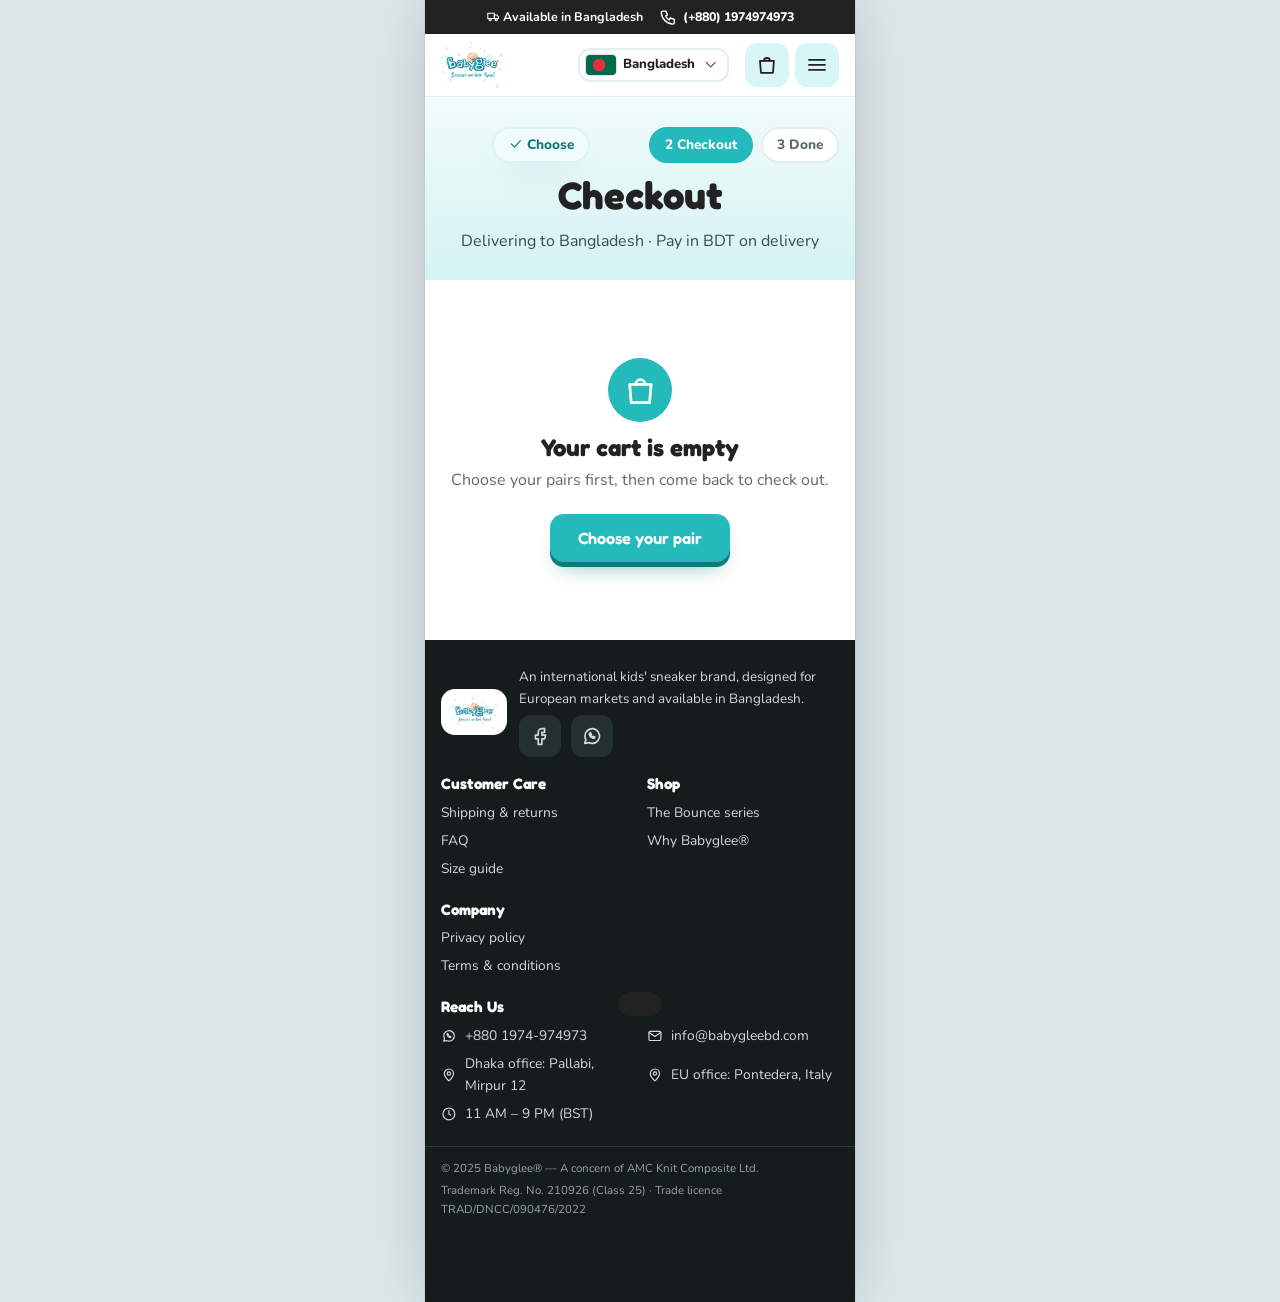
<file: checkout.html>
<!doctype html>
<html lang="en">
<head>
<meta charset="utf-8">
<meta name="viewport" content="width=device-width, initial-scale=1">
<title>Checkout — Babyglee</title>
<meta name="description" content="Checkout: delivering to Bangladesh, Cash on Delivery.">
<meta property="og:title" content="Checkout — Babyglee">
<meta property="og:description" content="Checkout: delivering to Bangladesh, Cash on Delivery.">
<meta property="og:type" content="website">
<meta property="og:image" content="https://dmxasif-commits.github.io/babyglee-landing-page/img/sky-blue-yellow.webp">
<meta name="theme-color" content="#24babc">
<link rel="icon" href="img/favicon.ico?v=c5b3142d" sizes="any">
<link rel="icon" type="image/png" sizes="32x32" href="img/favicon-32.png?v=aabc4f67">
<link rel="icon" type="image/png" sizes="16x16" href="img/favicon-16.png?v=8cbc360e">
<link rel="apple-touch-icon" sizes="180x180" href="img/apple-touch-icon.png?v=fd0cc565">
<link rel="preconnect" href="https://fonts.googleapis.com">
<link rel="preconnect" href="https://fonts.gstatic.com" crossorigin>
<link href="https://fonts.googleapis.com/css2?family=Fredoka:wght@500;600;700&family=Hind+Siliguri:wght@400;500;600;700&family=Nunito:wght@400;600;700;800&display=swap" rel="stylesheet">
<link rel="stylesheet" href="assets/style.css?v=f63433fa">
<script src="assets/config.js"></script>
<script src="assets/products.js"></script>
<script src="assets/reviews.js"></script>
<script src="assets/tracking.js?v=f1c6eb49"></script>
<meta name="robots" content="noindex">
</head>
<body data-page="checkout">
<svg width="0" height="0" style="position:absolute" aria-hidden="true"><symbol id="i-bag" viewBox="0 0 24 24"><path d="M5 8h14l-1 12H6z"/><path d="M9 8a3 3 0 016 0"/></symbol><symbol id="i-truck" viewBox="0 0 24 24"><path d="M3 7h11v9H3z"/><path d="M14 10h4l3 3v3h-7z"/><circle cx="7" cy="18" r="1.8"/><circle cx="17" cy="18" r="1.8"/></symbol><symbol id="i-cash" viewBox="0 0 24 24"><rect x="3" y="6" width="18" height="12" rx="2"/><circle cx="12" cy="12" r="2.6"/></symbol><symbol id="i-exchange" viewBox="0 0 24 24"><path d="M4 8h13l-3-3"/><path d="M20 16H7l3 3"/></symbol><symbol id="i-shield" viewBox="0 0 24 24"><path d="M12 3l7 3v5c0 5-3 8-7 10-4-2-7-5-7-10V6z"/><path d="M9 12l2 2 4-4"/></symbol><symbol id="i-ruler" viewBox="0 0 24 24"><rect x="3" y="8" width="18" height="8" rx="1.5"/><path d="M7 8v3M11 8v4M15 8v3M19 8v4"/></symbol><symbol id="i-phone" viewBox="0 0 24 24"><path d="M5 4h4l2 5-2.5 1.5a11 11 0 005 5L15 13l5 2v4a2 2 0 01-2 2A16 16 0 013 6a2 2 0 012-2z"/></symbol><symbol id="i-whatsapp" viewBox="0 0 24 24"><path d="M4 20l1.3-4A8 8 0 1112 20a8 8 0 01-3.7-.9z"/><path d="M9 9.5c.4 2.2 2.6 4.4 5 5l1.2-1.2-2-1-.8.8a4 4 0 01-2-2l.8-.8-1-2z"/></symbol><symbol id="i-mail" viewBox="0 0 24 24"><rect x="3" y="5" width="18" height="14" rx="2"/><path d="M3 7l9 6 9-6"/></symbol><symbol id="i-pin" viewBox="0 0 24 24"><path d="M12 21s-7-6-7-11a7 7 0 0114 0c0 5-7 11-7 11z"/><circle cx="12" cy="10" r="2.5"/></symbol><symbol id="i-layers" viewBox="0 0 24 24"><path d="M12 3l9 5-9 5-9-5z"/><path d="M3 13l9 5 9-5"/></symbol><symbol id="i-cushion" viewBox="0 0 24 24"><path d="M4 15c0-4 3-7 8-7s8 3 8 7v2H4z"/><path d="M8 12.5c1-.8 2.2-1.2 4-1.2"/></symbol><symbol id="i-expand" viewBox="0 0 24 24"><path d="M4 9V4h5M20 9V4h-5M4 15v5h5M20 15v5h-5"/></symbol><symbol id="i-bolt" viewBox="0 0 24 24"><path d="M13 2L5 14h6l-1 8 8-12h-6z"/></symbol><symbol id="i-grid" viewBox="0 0 24 24"><path d="M4 8h16M4 12h16M4 16h16"/><path d="M8 5v14M12 5v14M16 5v14"/></symbol><symbol id="i-menu" viewBox="0 0 24 24"><path d="M4 7h16M4 12h16M4 17h16"/></symbol><symbol id="i-close" viewBox="0 0 24 24"><path d="M6 6l12 12M18 6L6 18"/></symbol><symbol id="i-check" viewBox="0 0 24 24"><path d="M5 12l5 5 9-10"/></symbol><symbol id="i-facebook" viewBox="0 0 24 24"><path d="M14 8h3V4h-3a4 4 0 00-4 4v3H7v4h3v6h4v-6h3l1-4h-4V8.5z"/></symbol><symbol id="i-chev" viewBox="0 0 24 24"><path d="M6 9l6 6 6-6"/></symbol><symbol id="i-clock" viewBox="0 0 24 24"><circle cx="12" cy="12" r="9"/><path d="M12 7v5l3 2"/></symbol><symbol id="i-star" viewBox="0 0 24 24"><path d="M12 3l2.7 5.6 6.1.9-4.4 4.3 1 6.1L12 17l-5.4 2.9 1-6.1L3.2 9.5l6.1-.9z"/></symbol></svg>
<div class="topbar"><div class="wrap"><span><svg class="ic " aria-hidden="true"><use href="#i-truck"/></svg> Available in Bangladesh</span><span>Designed for European markets</span><span><svg class="ic " aria-hidden="true"><use href="#i-cash"/></svg> Cash on Delivery</span><span><svg class="ic " aria-hidden="true"><use href="#i-exchange"/></svg> 72-Hour Easy Exchanges</span><a class="tb-tel" href="tel:+8801974974973"><svg class="ic " aria-hidden="true"><use href="#i-phone"/></svg> (+880) 1974974973</a></div></div>
<header class="hdr"><div class="wrap hdr-in">
  <a class="brand" href="index.html" aria-label="Babyglee home"><img src="img/logo.webp" alt="Babyglee — Because we love them!" width="117" height="87"></a>
  <nav class="nav" id="nav" aria-label="Main"><a href="index.html#shop">Shop</a><a href="index.html#why">Why Babyglee®</a><a href="index.html#faq">FAQ</a><a class="btn sm nav-cta" href="index.html#shop">Shop Now</a></nav>
  <div class="ship" id="ship">
    <button class="ship-btn" id="shipBtn" aria-expanded="false" aria-controls="shipMenu"><span class="flag-bd" role="img" aria-label="Bangladesh flag"></span><span class="ship-t"><small>Shipping to</small>Bangladesh<span class="cur"> · ৳ BDT</span></span><svg class="ic chev" aria-hidden="true"><use href="#i-chev"/></svg></button>
    <div class="ship-menu" id="shipMenu" hidden>
      <p class="sm-h">Shipping destination</p>
      <div class="sm-opt on"><span class="flag-bd" role="img" aria-label="Bangladesh flag"></span><b>Bangladesh</b><svg class="ic " aria-hidden="true"><use href="#i-check"/></svg></div>
      <p class="sm-n">Prices are in Bangladeshi taka (৳ BDT). The international price in euro is shown for reference.</p>
      <ul class="sm-l"><li><svg class="ic " aria-hidden="true"><use href="#i-truck"/></svg> Home delivery</li><li><svg class="ic " aria-hidden="true"><use href="#i-cash"/></svg> Cash on Delivery</li><li><svg class="ic " aria-hidden="true"><use href="#i-exchange"/></svg> 72-hour easy exchange</li></ul>
    </div>
  </div>
  <a class="cart-btn" href="checkout.html" aria-label="Cart and checkout"><svg class="ic " aria-hidden="true"><use href="#i-bag"/></svg><i class="js-cart-count">0</i></a>
  <button class="burger" id="burger" aria-label="Open menu" aria-expanded="false"><svg class="ic " aria-hidden="true"><use href="#i-menu"/></svg></button>
</div></header>
<main>
<section class="page-hero slim"><div class="wrap"><ol class="progress" aria-label="Progress"><li class="done"><svg class="ic " aria-hidden="true"><use href="#i-check"/></svg> Choose</li><li class="on">2 Checkout</li><li>3 Done</li></ol><h1>Checkout</h1><p>Delivering to Bangladesh · Pay in BDT on delivery</p></div></section>
<section class="sec"><div class="wrap narrow-lg">
  <div class="empty-state" id="coEmpty" hidden><span class="okc"><svg class="ic " aria-hidden="true"><use href="#i-bag"/></svg></span><h3>Your cart is empty</h3><p>Choose your pairs first, then come back to check out.</p><a class="btn" href="index.html#shop">Choose your pair</a></div>
  <div class="co-grid" id="coGrid">
    <form id="coForm" class="co-form" novalidate>
      <h3 class="sum-t">Delivery details</h3>
      <div class="fld"><label for="f-name">Your name</label><input id="f-name" name="name" autocomplete="name" required><small class="err"></small></div>
      <div class="fld"><label for="f-phone">Mobile number</label><div class="phone"><span class="pfx"><span class="flag-bd" role="img" aria-label="Bangladesh flag"></span>+88</span><input id="f-phone" name="phone" type="tel" inputmode="numeric" autocomplete="tel-national" placeholder="01XXXXXXXXX" aria-describedby="phoneHint" required></div><small class="fine" id="phoneHint">11 digits, starting with 01</small><small class="err"></small></div>
      <div class="fld"><label for="f-email">Email <span class="opt-t">(optional)</span></label><input id="f-email" name="email" type="email" inputmode="email" autocomplete="email" placeholder="name@example.com"><small class="err"></small></div>
      <div class="fld"><label for="f-country">Country</label><div class="country"><span class="flag-bd" role="img" aria-label="Bangladesh flag"></span><input id="f-country" name="country" value="Bangladesh" readonly aria-readonly="true"></div><small class="fine">We currently deliver to Bangladesh.</small></div>
      <div class="fld"><label for="f-district">District</label><select id="f-district" name="district" autocomplete="address-level1" required><option value="">Select your district</option><option value="Bagerhat">Bagerhat</option><option value="Bandarban">Bandarban</option><option value="Barguna">Barguna</option><option value="Barishal">Barishal</option><option value="Bhola">Bhola</option><option value="Bogura">Bogura</option><option value="Brahmanbaria">Brahmanbaria</option><option value="Chandpur">Chandpur</option><option value="Chapainawabganj">Chapainawabganj</option><option value="Chattogram">Chattogram</option><option value="Chuadanga">Chuadanga</option><option value="Cumilla">Cumilla</option><option value="Cox's Bazar">Cox's Bazar</option><option value="Dhaka">Dhaka</option><option value="Dinajpur">Dinajpur</option><option value="Faridpur">Faridpur</option><option value="Feni">Feni</option><option value="Gaibandha">Gaibandha</option><option value="Gazipur">Gazipur</option><option value="Gopalganj">Gopalganj</option><option value="Habiganj">Habiganj</option><option value="Jamalpur">Jamalpur</option><option value="Jashore">Jashore</option><option value="Jhalokathi">Jhalokathi</option><option value="Jhenaidah">Jhenaidah</option><option value="Joypurhat">Joypurhat</option><option value="Khagrachhari">Khagrachhari</option><option value="Khulna">Khulna</option><option value="Kishoreganj">Kishoreganj</option><option value="Kurigram">Kurigram</option><option value="Kushtia">Kushtia</option><option value="Lakshmipur">Lakshmipur</option><option value="Lalmonirhat">Lalmonirhat</option><option value="Madaripur">Madaripur</option><option value="Magura">Magura</option><option value="Manikganj">Manikganj</option><option value="Meherpur">Meherpur</option><option value="Moulvibazar">Moulvibazar</option><option value="Munshiganj">Munshiganj</option><option value="Mymensingh">Mymensingh</option><option value="Naogaon">Naogaon</option><option value="Narail">Narail</option><option value="Narayanganj">Narayanganj</option><option value="Narsingdi">Narsingdi</option><option value="Natore">Natore</option><option value="Netrokona">Netrokona</option><option value="Nilphamari">Nilphamari</option><option value="Noakhali">Noakhali</option><option value="Pabna">Pabna</option><option value="Panchagarh">Panchagarh</option><option value="Patuakhali">Patuakhali</option><option value="Pirojpur">Pirojpur</option><option value="Rajbari">Rajbari</option><option value="Rajshahi">Rajshahi</option><option value="Rangamati">Rangamati</option><option value="Rangpur">Rangpur</option><option value="Satkhira">Satkhira</option><option value="Shariatpur">Shariatpur</option><option value="Sherpur">Sherpur</option><option value="Sirajganj">Sirajganj</option><option value="Sunamganj">Sunamganj</option><option value="Sylhet">Sylhet</option><option value="Tangail">Tangail</option><option value="Thakurgaon">Thakurgaon</option></select><small class="err"></small></div>
      <div class="fld"><label for="f-addr">Full address</label><textarea id="f-addr" name="address" rows="3" autocomplete="street-address" placeholder="House, road, area, thana" required></textarea><small class="err"></small></div>
      <fieldset class="fld"><legend>Delivery area</legend>
        <div class="opts"><label class="opt"><input type="radio" name="area" value="dhaka" checked><span><b>Inside Dhaka</b><em id="chD"></em></span></label>
        <label class="opt"><input type="radio" name="area" value="outside"><span><b>Outside Dhaka</b><em id="chO"></em></span></label></div></fieldset>
      <fieldset class="fld"><legend>Payment</legend><div class="opt on-static"><span><b>Cash on Delivery</b><em>Pay in BDT when your parcel arrives</em></span></div>
        <p class="fine pay-more">Prefer to pay online? bKash: merchant account <b>01974974973</b> (Payment option). Tell our team when we call to confirm your order.</p></fieldset>
      <p class="err-box" id="sendErr" role="alert" hidden>Sorry, we couldn't place your order. Please check your connection and try again, or call us on +880 1974-974973.</p>
      <div class="co-submit"><button class="btn lg block" type="submit" id="submitBtn">Place order</button></div>
      <p class="fine center"><svg class="ic " aria-hidden="true"><use href="#i-shield"/></svg> Your details are used only to deliver your order.</p>
    </form>
    <aside class="summary" aria-label="Order summary"><details class="sum-d" id="sumD" open>
      <summary class="sum-t"><span>Order summary</span><b id="sumTop"></b></summary>
      <div id="coLines"></div>
      <dl><div><dt>Subtotal</dt><dd id="sSub"></dd></div><div><dt>Delivery</dt><dd id="sDel"></dd></div><div class="tot"><dt>Total (COD)</dt><dd id="sTot"></dd></div></dl>
      <p class="fine"><a class="lnk-b" href="index.html#shop">← Add more pairs</a> · <a class="lnk-b" href="https://wa.me/8801974974973" target="_blank" rel="noopener">Chat on WhatsApp</a></p>
    </details></aside>
  </div>
</div></section>
</main>
<footer class="ftr">
  <div class="wrap ftr-grid">
    <div class="ftr-brand">
      <img src="img/logo.webp" alt="Babyglee" width="117" height="87">
      <p>An international kids' sneaker brand, designed for European markets and available in Bangladesh.</p>
      <div class="soc"><a href="https://facebook.com/Babyglee.Official" target="_blank" rel="noopener" aria-label="Babyglee on Facebook"><svg class="ic " aria-hidden="true"><use href="#i-facebook"/></svg></a>
      <a href="https://wa.me/8801974974973" target="_blank" rel="noopener" aria-label="WhatsApp"><svg class="ic " aria-hidden="true"><use href="#i-whatsapp"/></svg></a></div>
    </div>
    <div><h4>Customer Care</h4><a href="shipping-returns.html">Shipping &amp; returns</a><a href="index.html#faq">FAQ</a><a href="index.html#size">Size guide</a></div>
    <div><h4>Shop</h4><a href="index.html#shop">The Bounce series</a><a href="index.html#why">Why Babyglee®</a></div>
    <div><h4>Company</h4><a href="privacy.html">Privacy policy</a><a href="terms.html">Terms &amp; conditions</a></div>
    <div class="ftr-contact"><h4>Reach Us</h4>
      <a href="https://wa.me/8801974974973"><svg class="ic " aria-hidden="true"><use href="#i-whatsapp"/></svg> +880 1974-974973</a>
      <a href="mailto:info@babygleebd.com"><svg class="ic " aria-hidden="true"><use href="#i-mail"/></svg> info@babygleebd.com</a>
      <span class="ln"><svg class="ic " aria-hidden="true"><use href="#i-pin"/></svg> Dhaka office: Pallabi, Mirpur 12</span>
      <span class="ln"><svg class="ic " aria-hidden="true"><use href="#i-pin"/></svg> EU office: Pontedera, Italy</span>
      <span class="ln"><svg class="ic " aria-hidden="true"><use href="#i-clock"/></svg> 11 AM – 9 PM (BST)</span></div>
  </div>
  <div class="wrap ftr-bottom"><span>© 2025 Babyglee® — A concern of AMC Knit Composite Ltd.</span><span>Trademark Reg. No. 210926 (Class 25) · Trade licence TRAD/DNCC/090476/2022</span></div>
</footer>
<a class="fab fab-wa" id="waFab" href="https://wa.me/8801974974973" target="_blank" rel="noopener" aria-label="Chat with us on WhatsApp"><svg class="ic " aria-hidden="true"><use href="#i-whatsapp"/></svg></a>
<div class="toast" id="toast" role="status"></div>
<script src="assets/main.js?v=76e88778"></script>
</body>
</html>
</file>
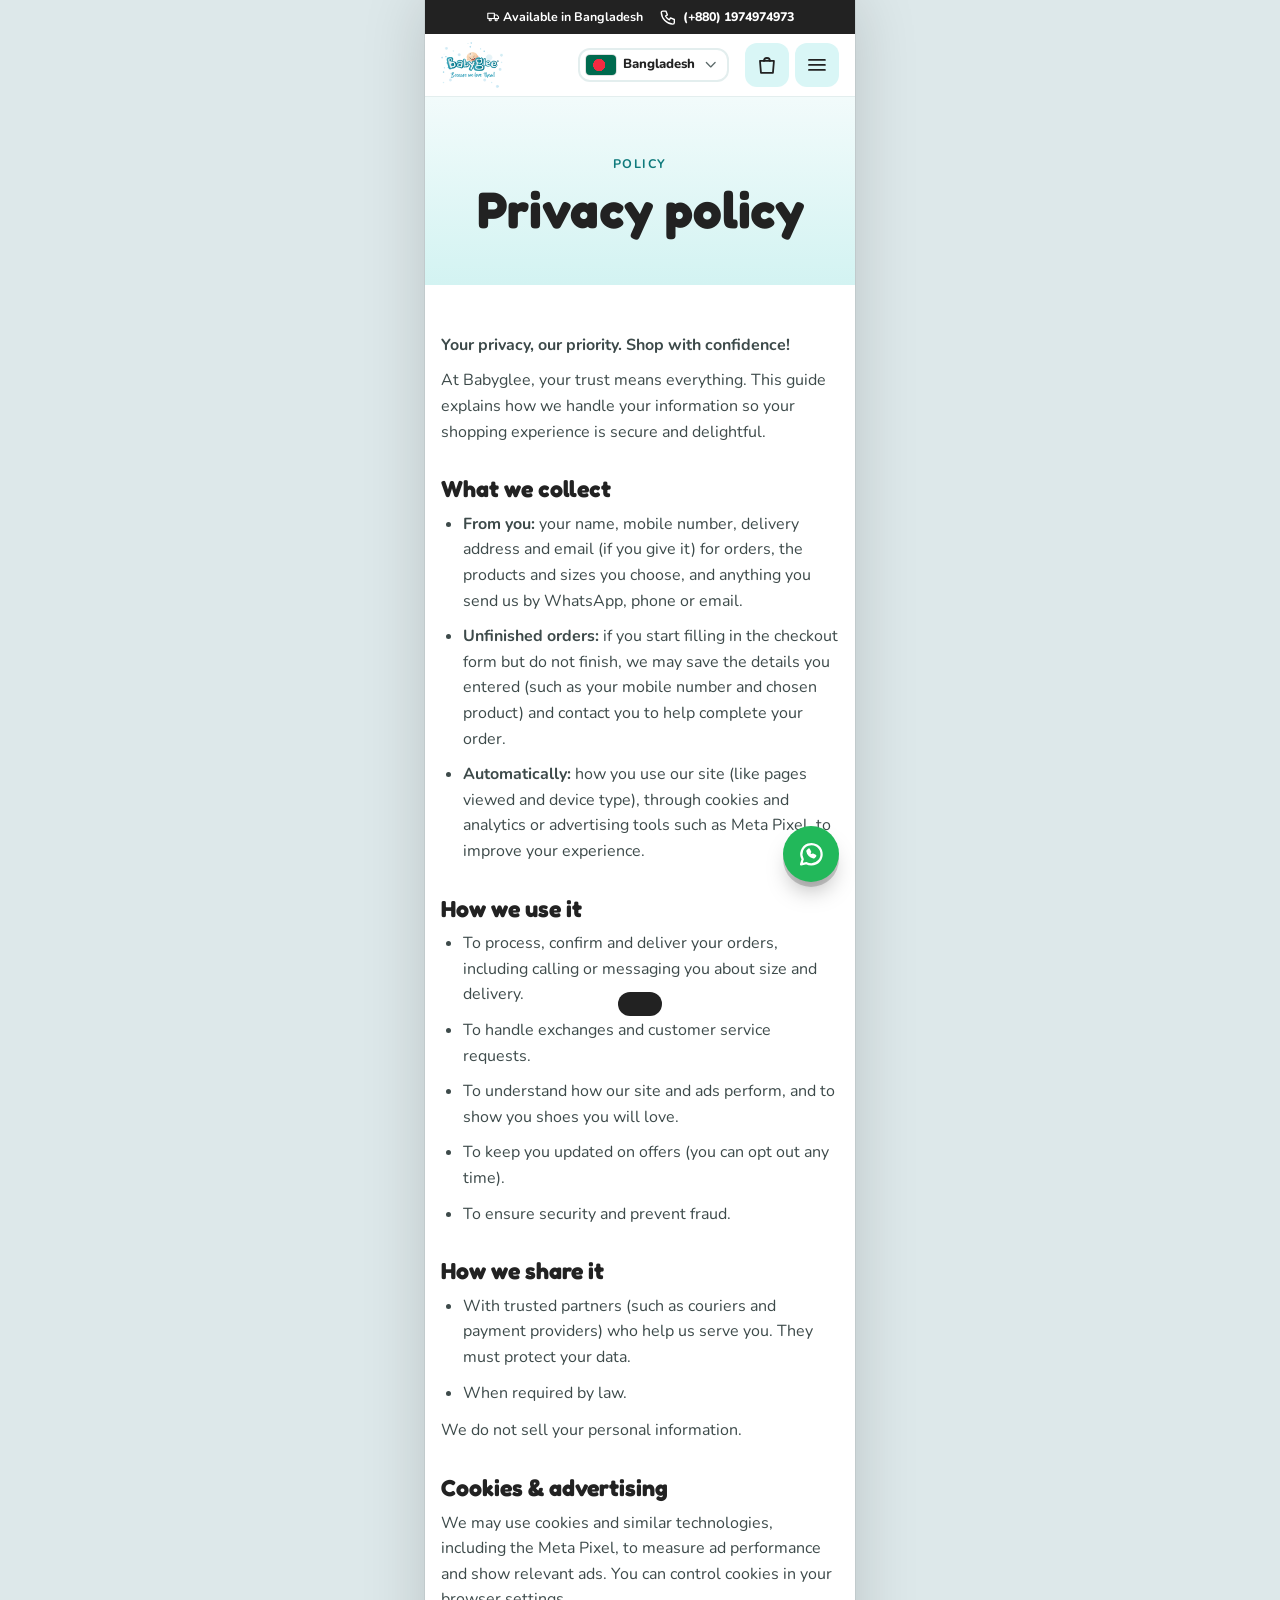
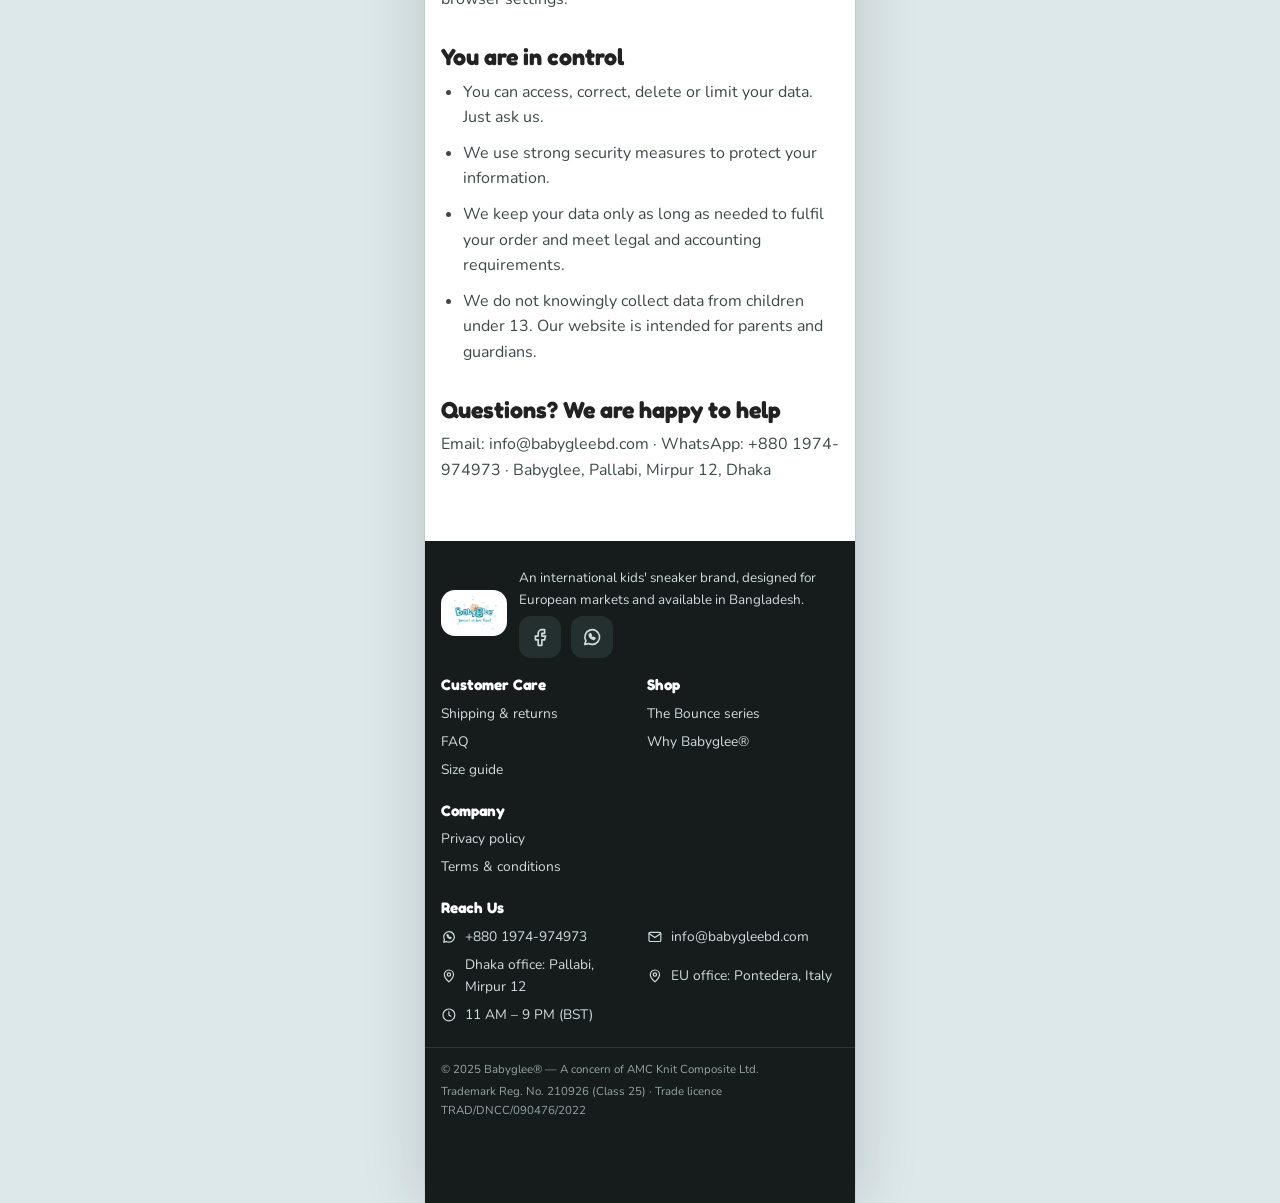
<file: privacy.html>
<!doctype html>
<html lang="en">
<head>
<meta charset="utf-8">
<meta name="viewport" content="width=device-width, initial-scale=1">
<title>Privacy Policy — Babyglee</title>
<meta name="description" content="How Babyglee collects, uses and protects your information.">
<meta property="og:title" content="Privacy Policy — Babyglee">
<meta property="og:description" content="How Babyglee collects, uses and protects your information.">
<meta property="og:type" content="website">
<meta property="og:image" content="https://dmxasif-commits.github.io/babyglee-landing-page/img/sky-blue-yellow.webp">
<meta name="theme-color" content="#24babc">
<link rel="icon" href="img/favicon.ico?v=c5b3142d" sizes="any">
<link rel="icon" type="image/png" sizes="32x32" href="img/favicon-32.png?v=aabc4f67">
<link rel="icon" type="image/png" sizes="16x16" href="img/favicon-16.png?v=8cbc360e">
<link rel="apple-touch-icon" sizes="180x180" href="img/apple-touch-icon.png?v=fd0cc565">
<link rel="preconnect" href="https://fonts.googleapis.com">
<link rel="preconnect" href="https://fonts.gstatic.com" crossorigin>
<link href="https://fonts.googleapis.com/css2?family=Fredoka:wght@500;600;700&family=Hind+Siliguri:wght@400;500;600;700&family=Nunito:wght@400;600;700;800&display=swap" rel="stylesheet">
<link rel="stylesheet" href="assets/style.css?v=f63433fa">
<script src="assets/config.js"></script>
<script src="assets/products.js"></script>
<script src="assets/reviews.js"></script>
<script src="assets/tracking.js?v=f1c6eb49"></script>

</head>
<body data-page="privacy">
<svg width="0" height="0" style="position:absolute" aria-hidden="true"><symbol id="i-bag" viewBox="0 0 24 24"><path d="M5 8h14l-1 12H6z"/><path d="M9 8a3 3 0 016 0"/></symbol><symbol id="i-truck" viewBox="0 0 24 24"><path d="M3 7h11v9H3z"/><path d="M14 10h4l3 3v3h-7z"/><circle cx="7" cy="18" r="1.8"/><circle cx="17" cy="18" r="1.8"/></symbol><symbol id="i-cash" viewBox="0 0 24 24"><rect x="3" y="6" width="18" height="12" rx="2"/><circle cx="12" cy="12" r="2.6"/></symbol><symbol id="i-exchange" viewBox="0 0 24 24"><path d="M4 8h13l-3-3"/><path d="M20 16H7l3 3"/></symbol><symbol id="i-shield" viewBox="0 0 24 24"><path d="M12 3l7 3v5c0 5-3 8-7 10-4-2-7-5-7-10V6z"/><path d="M9 12l2 2 4-4"/></symbol><symbol id="i-ruler" viewBox="0 0 24 24"><rect x="3" y="8" width="18" height="8" rx="1.5"/><path d="M7 8v3M11 8v4M15 8v3M19 8v4"/></symbol><symbol id="i-phone" viewBox="0 0 24 24"><path d="M5 4h4l2 5-2.5 1.5a11 11 0 005 5L15 13l5 2v4a2 2 0 01-2 2A16 16 0 013 6a2 2 0 012-2z"/></symbol><symbol id="i-whatsapp" viewBox="0 0 24 24"><path d="M4 20l1.3-4A8 8 0 1112 20a8 8 0 01-3.7-.9z"/><path d="M9 9.5c.4 2.2 2.6 4.4 5 5l1.2-1.2-2-1-.8.8a4 4 0 01-2-2l.8-.8-1-2z"/></symbol><symbol id="i-mail" viewBox="0 0 24 24"><rect x="3" y="5" width="18" height="14" rx="2"/><path d="M3 7l9 6 9-6"/></symbol><symbol id="i-pin" viewBox="0 0 24 24"><path d="M12 21s-7-6-7-11a7 7 0 0114 0c0 5-7 11-7 11z"/><circle cx="12" cy="10" r="2.5"/></symbol><symbol id="i-layers" viewBox="0 0 24 24"><path d="M12 3l9 5-9 5-9-5z"/><path d="M3 13l9 5 9-5"/></symbol><symbol id="i-cushion" viewBox="0 0 24 24"><path d="M4 15c0-4 3-7 8-7s8 3 8 7v2H4z"/><path d="M8 12.5c1-.8 2.2-1.2 4-1.2"/></symbol><symbol id="i-expand" viewBox="0 0 24 24"><path d="M4 9V4h5M20 9V4h-5M4 15v5h5M20 15v5h-5"/></symbol><symbol id="i-bolt" viewBox="0 0 24 24"><path d="M13 2L5 14h6l-1 8 8-12h-6z"/></symbol><symbol id="i-grid" viewBox="0 0 24 24"><path d="M4 8h16M4 12h16M4 16h16"/><path d="M8 5v14M12 5v14M16 5v14"/></symbol><symbol id="i-menu" viewBox="0 0 24 24"><path d="M4 7h16M4 12h16M4 17h16"/></symbol><symbol id="i-close" viewBox="0 0 24 24"><path d="M6 6l12 12M18 6L6 18"/></symbol><symbol id="i-check" viewBox="0 0 24 24"><path d="M5 12l5 5 9-10"/></symbol><symbol id="i-facebook" viewBox="0 0 24 24"><path d="M14 8h3V4h-3a4 4 0 00-4 4v3H7v4h3v6h4v-6h3l1-4h-4V8.5z"/></symbol><symbol id="i-chev" viewBox="0 0 24 24"><path d="M6 9l6 6 6-6"/></symbol><symbol id="i-clock" viewBox="0 0 24 24"><circle cx="12" cy="12" r="9"/><path d="M12 7v5l3 2"/></symbol><symbol id="i-star" viewBox="0 0 24 24"><path d="M12 3l2.7 5.6 6.1.9-4.4 4.3 1 6.1L12 17l-5.4 2.9 1-6.1L3.2 9.5l6.1-.9z"/></symbol></svg>
<div class="topbar"><div class="wrap"><span><svg class="ic " aria-hidden="true"><use href="#i-truck"/></svg> Available in Bangladesh</span><span>Designed for European markets</span><span><svg class="ic " aria-hidden="true"><use href="#i-cash"/></svg> Cash on Delivery</span><span><svg class="ic " aria-hidden="true"><use href="#i-exchange"/></svg> 72-Hour Easy Exchanges</span><a class="tb-tel" href="tel:+8801974974973"><svg class="ic " aria-hidden="true"><use href="#i-phone"/></svg> (+880) 1974974973</a></div></div>
<header class="hdr"><div class="wrap hdr-in">
  <a class="brand" href="index.html" aria-label="Babyglee home"><img src="img/logo.webp" alt="Babyglee — Because we love them!" width="117" height="87"></a>
  <nav class="nav" id="nav" aria-label="Main"><a href="index.html#shop">Shop</a><a href="index.html#why">Why Babyglee®</a><a href="index.html#faq">FAQ</a><a class="btn sm nav-cta" href="index.html#shop">Shop Now</a></nav>
  <div class="ship" id="ship">
    <button class="ship-btn" id="shipBtn" aria-expanded="false" aria-controls="shipMenu"><span class="flag-bd" role="img" aria-label="Bangladesh flag"></span><span class="ship-t"><small>Shipping to</small>Bangladesh<span class="cur"> · ৳ BDT</span></span><svg class="ic chev" aria-hidden="true"><use href="#i-chev"/></svg></button>
    <div class="ship-menu" id="shipMenu" hidden>
      <p class="sm-h">Shipping destination</p>
      <div class="sm-opt on"><span class="flag-bd" role="img" aria-label="Bangladesh flag"></span><b>Bangladesh</b><svg class="ic " aria-hidden="true"><use href="#i-check"/></svg></div>
      <p class="sm-n">Prices are in Bangladeshi taka (৳ BDT). The international price in euro is shown for reference.</p>
      <ul class="sm-l"><li><svg class="ic " aria-hidden="true"><use href="#i-truck"/></svg> Home delivery</li><li><svg class="ic " aria-hidden="true"><use href="#i-cash"/></svg> Cash on Delivery</li><li><svg class="ic " aria-hidden="true"><use href="#i-exchange"/></svg> 72-hour easy exchange</li></ul>
    </div>
  </div>
  <a class="cart-btn" href="checkout.html" aria-label="Cart and checkout"><svg class="ic " aria-hidden="true"><use href="#i-bag"/></svg><i class="js-cart-count">0</i></a>
  <button class="burger" id="burger" aria-label="Open menu" aria-expanded="false"><svg class="ic " aria-hidden="true"><use href="#i-menu"/></svg></button>
</div></header>
<main>
<section class="page-hero"><div class="wrap"><span class="eyebrow">Policy</span><h1>Privacy policy</h1></div></section><section class="sec"><div class="wrap narrow prose"><p><b>Your privacy, our priority. Shop with confidence!</b></p>
<p>At Babyglee, your trust means everything. This guide explains how we handle your information so your shopping experience is secure and delightful.</p>
<h2>What we collect</h2><ul><li><b>From you:</b> your name, mobile number, delivery address and email (if you give it) for orders, the products and sizes you choose, and anything you send us by WhatsApp, phone or email.</li><li><b>Unfinished orders:</b> if you start filling in the checkout form but do not finish, we may save the details you entered (such as your mobile number and chosen product) and contact you to help complete your order.</li><li><b>Automatically:</b> how you use our site (like pages viewed and device type), through cookies and analytics or advertising tools such as Meta Pixel, to improve your experience.</li></ul>
<h2>How we use it</h2><ul><li>To process, confirm and deliver your orders, including calling or messaging you about size and delivery.</li><li>To handle exchanges and customer service requests.</li><li>To understand how our site and ads perform, and to show you shoes you will love.</li><li>To keep you updated on offers (you can opt out any time).</li><li>To ensure security and prevent fraud.</li></ul>
<h2>How we share it</h2><ul><li>With trusted partners (such as couriers and payment providers) who help us serve you. They must protect your data.</li><li>When required by law.</li></ul><p>We do not sell your personal information.</p>
<h2>Cookies &amp; advertising</h2><p>We may use cookies and similar technologies, including the Meta Pixel, to measure ad performance and show relevant ads. You can control cookies in your browser settings.</p>
<h2>You are in control</h2><ul><li>You can access, correct, delete or limit your data. Just ask us.</li><li>We use strong security measures to protect your information.</li><li>We keep your data only as long as needed to fulfil your order and meet legal and accounting requirements.</li><li>We do not knowingly collect data from children under 13. Our website is intended for parents and guardians.</li></ul>
<h2>Questions? We are happy to help</h2><p>Email: info@babygleebd.com · WhatsApp: +880 1974-974973 · Babyglee, Pallabi, Mirpur 12, Dhaka</p></div></section></main>
<footer class="ftr">
  <div class="wrap ftr-grid">
    <div class="ftr-brand">
      <img src="img/logo.webp" alt="Babyglee" width="117" height="87">
      <p>An international kids' sneaker brand, designed for European markets and available in Bangladesh.</p>
      <div class="soc"><a href="https://facebook.com/Babyglee.Official" target="_blank" rel="noopener" aria-label="Babyglee on Facebook"><svg class="ic " aria-hidden="true"><use href="#i-facebook"/></svg></a>
      <a href="https://wa.me/8801974974973" target="_blank" rel="noopener" aria-label="WhatsApp"><svg class="ic " aria-hidden="true"><use href="#i-whatsapp"/></svg></a></div>
    </div>
    <div><h4>Customer Care</h4><a href="shipping-returns.html">Shipping &amp; returns</a><a href="index.html#faq">FAQ</a><a href="index.html#size">Size guide</a></div>
    <div><h4>Shop</h4><a href="index.html#shop">The Bounce series</a><a href="index.html#why">Why Babyglee®</a></div>
    <div><h4>Company</h4><a href="privacy.html">Privacy policy</a><a href="terms.html">Terms &amp; conditions</a></div>
    <div class="ftr-contact"><h4>Reach Us</h4>
      <a href="https://wa.me/8801974974973"><svg class="ic " aria-hidden="true"><use href="#i-whatsapp"/></svg> +880 1974-974973</a>
      <a href="mailto:info@babygleebd.com"><svg class="ic " aria-hidden="true"><use href="#i-mail"/></svg> info@babygleebd.com</a>
      <span class="ln"><svg class="ic " aria-hidden="true"><use href="#i-pin"/></svg> Dhaka office: Pallabi, Mirpur 12</span>
      <span class="ln"><svg class="ic " aria-hidden="true"><use href="#i-pin"/></svg> EU office: Pontedera, Italy</span>
      <span class="ln"><svg class="ic " aria-hidden="true"><use href="#i-clock"/></svg> 11 AM – 9 PM (BST)</span></div>
  </div>
  <div class="wrap ftr-bottom"><span>© 2025 Babyglee® — A concern of AMC Knit Composite Ltd.</span><span>Trademark Reg. No. 210926 (Class 25) · Trade licence TRAD/DNCC/090476/2022</span></div>
</footer>
<a class="fab fab-wa" id="waFab" href="https://wa.me/8801974974973" target="_blank" rel="noopener" aria-label="Chat with us on WhatsApp"><svg class="ic " aria-hidden="true"><use href="#i-whatsapp"/></svg></a>
<div class="toast" id="toast" role="status"></div>
<script src="assets/main.js?v=76e88778"></script>
</body>
</html>
</file>
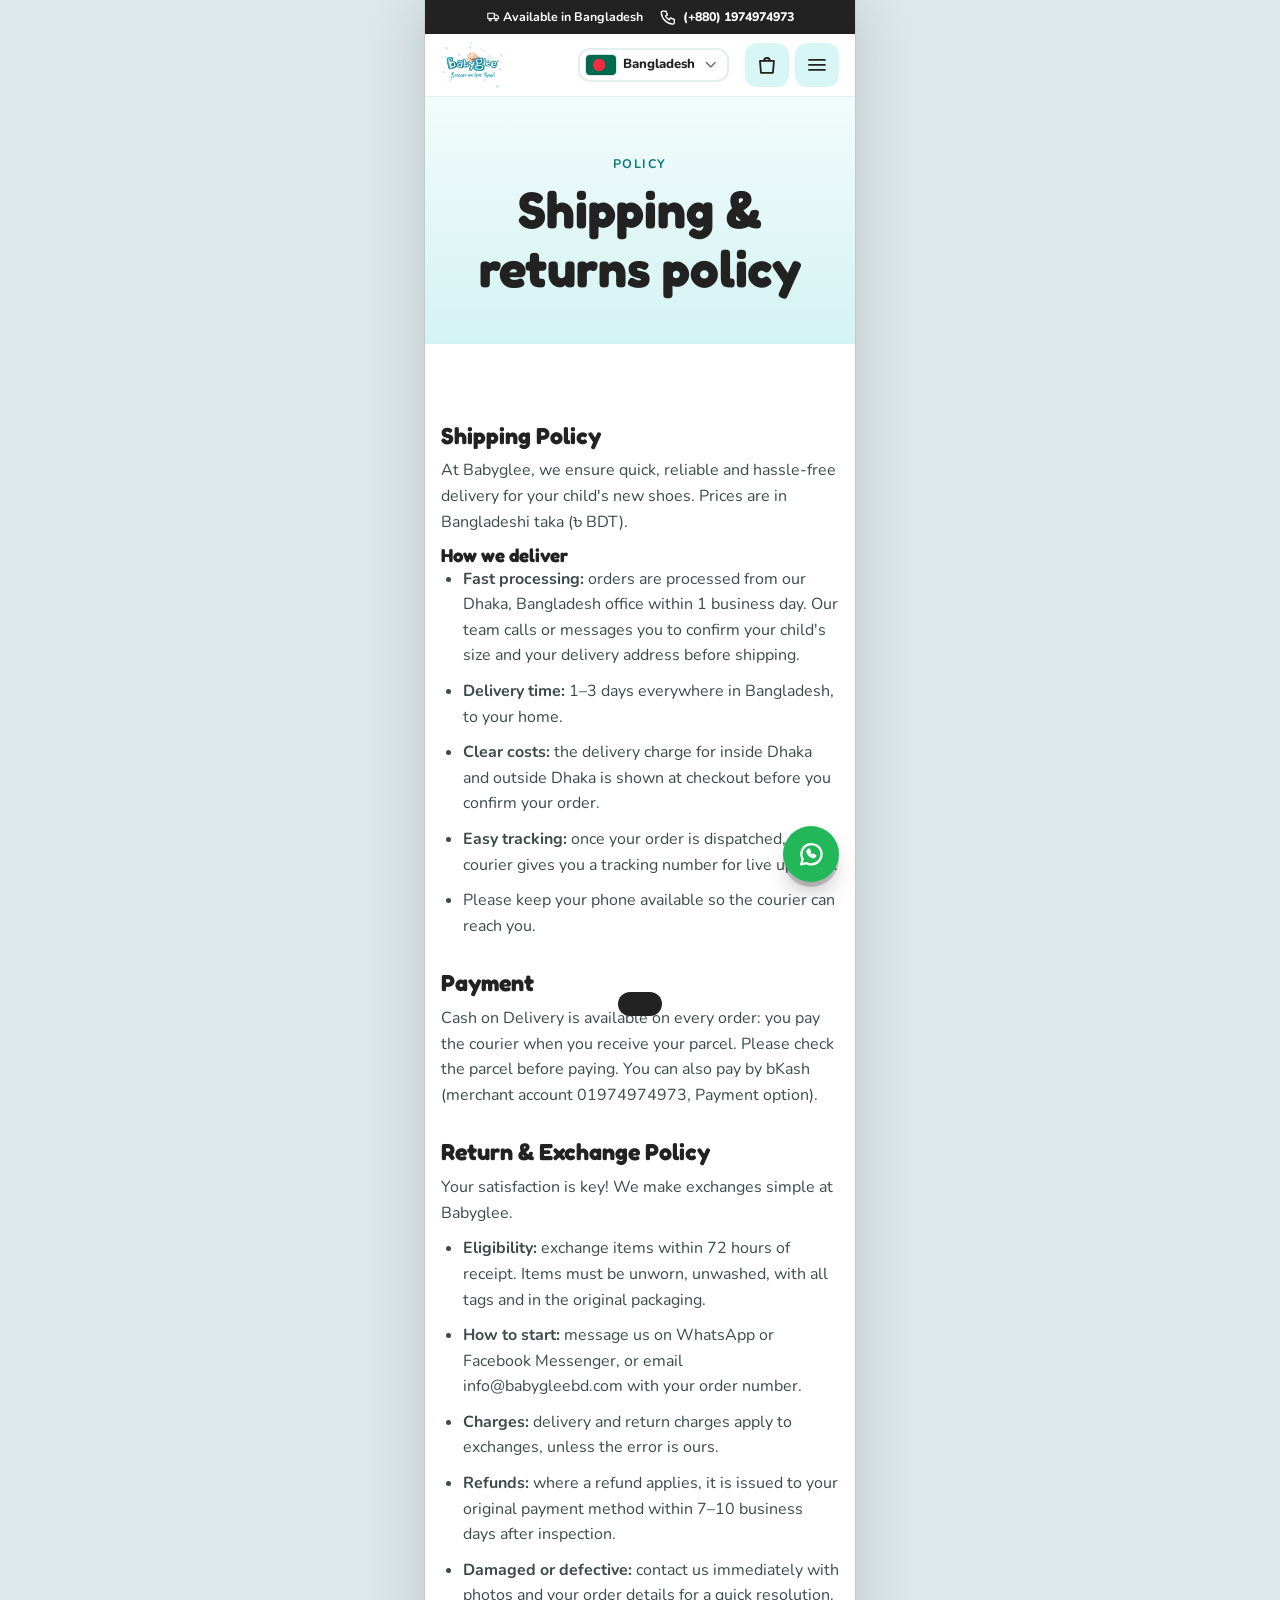
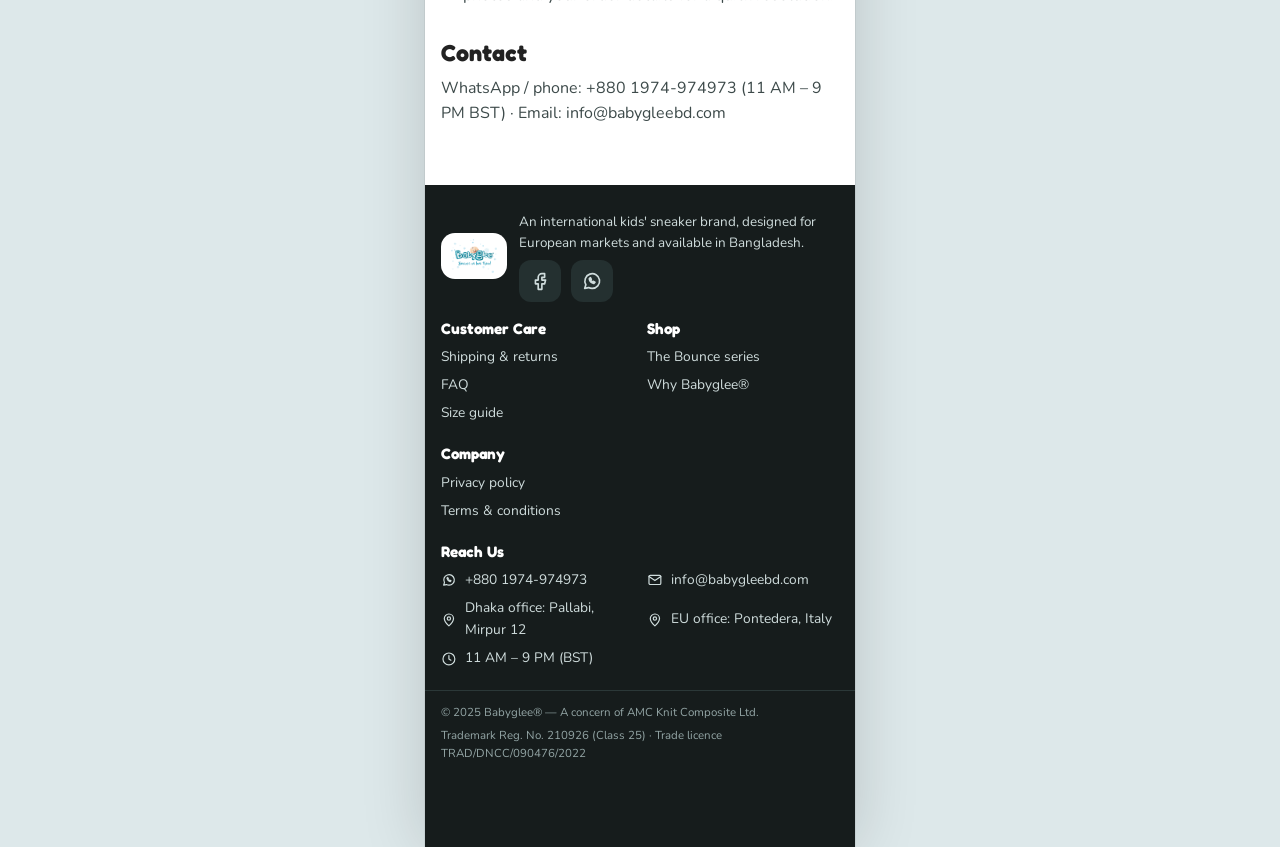
<file: shipping-returns.html>
<!doctype html>
<html lang="en">
<head>
<meta charset="utf-8">
<meta name="viewport" content="width=device-width, initial-scale=1">
<title>Shipping & Returns — Babyglee</title>
<meta name="description" content="Babyglee delivery, payment and 72-hour exchange policy.">
<meta property="og:title" content="Shipping & Returns — Babyglee">
<meta property="og:description" content="Babyglee delivery, payment and 72-hour exchange policy.">
<meta property="og:type" content="website">
<meta property="og:image" content="https://dmxasif-commits.github.io/babyglee-landing-page/img/sky-blue-yellow.webp">
<meta name="theme-color" content="#24babc">
<link rel="icon" href="img/favicon.ico?v=c5b3142d" sizes="any">
<link rel="icon" type="image/png" sizes="32x32" href="img/favicon-32.png?v=aabc4f67">
<link rel="icon" type="image/png" sizes="16x16" href="img/favicon-16.png?v=8cbc360e">
<link rel="apple-touch-icon" sizes="180x180" href="img/apple-touch-icon.png?v=fd0cc565">
<link rel="preconnect" href="https://fonts.googleapis.com">
<link rel="preconnect" href="https://fonts.gstatic.com" crossorigin>
<link href="https://fonts.googleapis.com/css2?family=Fredoka:wght@500;600;700&family=Hind+Siliguri:wght@400;500;600;700&family=Nunito:wght@400;600;700;800&display=swap" rel="stylesheet">
<link rel="stylesheet" href="assets/style.css?v=f63433fa">
<script src="assets/config.js"></script>
<script src="assets/products.js"></script>
<script src="assets/reviews.js"></script>
<script src="assets/tracking.js?v=f1c6eb49"></script>

</head>
<body data-page="shipping">
<svg width="0" height="0" style="position:absolute" aria-hidden="true"><symbol id="i-bag" viewBox="0 0 24 24"><path d="M5 8h14l-1 12H6z"/><path d="M9 8a3 3 0 016 0"/></symbol><symbol id="i-truck" viewBox="0 0 24 24"><path d="M3 7h11v9H3z"/><path d="M14 10h4l3 3v3h-7z"/><circle cx="7" cy="18" r="1.8"/><circle cx="17" cy="18" r="1.8"/></symbol><symbol id="i-cash" viewBox="0 0 24 24"><rect x="3" y="6" width="18" height="12" rx="2"/><circle cx="12" cy="12" r="2.6"/></symbol><symbol id="i-exchange" viewBox="0 0 24 24"><path d="M4 8h13l-3-3"/><path d="M20 16H7l3 3"/></symbol><symbol id="i-shield" viewBox="0 0 24 24"><path d="M12 3l7 3v5c0 5-3 8-7 10-4-2-7-5-7-10V6z"/><path d="M9 12l2 2 4-4"/></symbol><symbol id="i-ruler" viewBox="0 0 24 24"><rect x="3" y="8" width="18" height="8" rx="1.5"/><path d="M7 8v3M11 8v4M15 8v3M19 8v4"/></symbol><symbol id="i-phone" viewBox="0 0 24 24"><path d="M5 4h4l2 5-2.5 1.5a11 11 0 005 5L15 13l5 2v4a2 2 0 01-2 2A16 16 0 013 6a2 2 0 012-2z"/></symbol><symbol id="i-whatsapp" viewBox="0 0 24 24"><path d="M4 20l1.3-4A8 8 0 1112 20a8 8 0 01-3.7-.9z"/><path d="M9 9.5c.4 2.2 2.6 4.4 5 5l1.2-1.2-2-1-.8.8a4 4 0 01-2-2l.8-.8-1-2z"/></symbol><symbol id="i-mail" viewBox="0 0 24 24"><rect x="3" y="5" width="18" height="14" rx="2"/><path d="M3 7l9 6 9-6"/></symbol><symbol id="i-pin" viewBox="0 0 24 24"><path d="M12 21s-7-6-7-11a7 7 0 0114 0c0 5-7 11-7 11z"/><circle cx="12" cy="10" r="2.5"/></symbol><symbol id="i-layers" viewBox="0 0 24 24"><path d="M12 3l9 5-9 5-9-5z"/><path d="M3 13l9 5 9-5"/></symbol><symbol id="i-cushion" viewBox="0 0 24 24"><path d="M4 15c0-4 3-7 8-7s8 3 8 7v2H4z"/><path d="M8 12.5c1-.8 2.2-1.2 4-1.2"/></symbol><symbol id="i-expand" viewBox="0 0 24 24"><path d="M4 9V4h5M20 9V4h-5M4 15v5h5M20 15v5h-5"/></symbol><symbol id="i-bolt" viewBox="0 0 24 24"><path d="M13 2L5 14h6l-1 8 8-12h-6z"/></symbol><symbol id="i-grid" viewBox="0 0 24 24"><path d="M4 8h16M4 12h16M4 16h16"/><path d="M8 5v14M12 5v14M16 5v14"/></symbol><symbol id="i-menu" viewBox="0 0 24 24"><path d="M4 7h16M4 12h16M4 17h16"/></symbol><symbol id="i-close" viewBox="0 0 24 24"><path d="M6 6l12 12M18 6L6 18"/></symbol><symbol id="i-check" viewBox="0 0 24 24"><path d="M5 12l5 5 9-10"/></symbol><symbol id="i-facebook" viewBox="0 0 24 24"><path d="M14 8h3V4h-3a4 4 0 00-4 4v3H7v4h3v6h4v-6h3l1-4h-4V8.5z"/></symbol><symbol id="i-chev" viewBox="0 0 24 24"><path d="M6 9l6 6 6-6"/></symbol><symbol id="i-clock" viewBox="0 0 24 24"><circle cx="12" cy="12" r="9"/><path d="M12 7v5l3 2"/></symbol><symbol id="i-star" viewBox="0 0 24 24"><path d="M12 3l2.7 5.6 6.1.9-4.4 4.3 1 6.1L12 17l-5.4 2.9 1-6.1L3.2 9.5l6.1-.9z"/></symbol></svg>
<div class="topbar"><div class="wrap"><span><svg class="ic " aria-hidden="true"><use href="#i-truck"/></svg> Available in Bangladesh</span><span>Designed for European markets</span><span><svg class="ic " aria-hidden="true"><use href="#i-cash"/></svg> Cash on Delivery</span><span><svg class="ic " aria-hidden="true"><use href="#i-exchange"/></svg> 72-Hour Easy Exchanges</span><a class="tb-tel" href="tel:+8801974974973"><svg class="ic " aria-hidden="true"><use href="#i-phone"/></svg> (+880) 1974974973</a></div></div>
<header class="hdr"><div class="wrap hdr-in">
  <a class="brand" href="index.html" aria-label="Babyglee home"><img src="img/logo.webp" alt="Babyglee — Because we love them!" width="117" height="87"></a>
  <nav class="nav" id="nav" aria-label="Main"><a href="index.html#shop">Shop</a><a href="index.html#why">Why Babyglee®</a><a href="index.html#faq">FAQ</a><a class="btn sm nav-cta" href="index.html#shop">Shop Now</a></nav>
  <div class="ship" id="ship">
    <button class="ship-btn" id="shipBtn" aria-expanded="false" aria-controls="shipMenu"><span class="flag-bd" role="img" aria-label="Bangladesh flag"></span><span class="ship-t"><small>Shipping to</small>Bangladesh<span class="cur"> · ৳ BDT</span></span><svg class="ic chev" aria-hidden="true"><use href="#i-chev"/></svg></button>
    <div class="ship-menu" id="shipMenu" hidden>
      <p class="sm-h">Shipping destination</p>
      <div class="sm-opt on"><span class="flag-bd" role="img" aria-label="Bangladesh flag"></span><b>Bangladesh</b><svg class="ic " aria-hidden="true"><use href="#i-check"/></svg></div>
      <p class="sm-n">Prices are in Bangladeshi taka (৳ BDT). The international price in euro is shown for reference.</p>
      <ul class="sm-l"><li><svg class="ic " aria-hidden="true"><use href="#i-truck"/></svg> Home delivery</li><li><svg class="ic " aria-hidden="true"><use href="#i-cash"/></svg> Cash on Delivery</li><li><svg class="ic " aria-hidden="true"><use href="#i-exchange"/></svg> 72-hour easy exchange</li></ul>
    </div>
  </div>
  <a class="cart-btn" href="checkout.html" aria-label="Cart and checkout"><svg class="ic " aria-hidden="true"><use href="#i-bag"/></svg><i class="js-cart-count">0</i></a>
  <button class="burger" id="burger" aria-label="Open menu" aria-expanded="false"><svg class="ic " aria-hidden="true"><use href="#i-menu"/></svg></button>
</div></header>
<main>
<section class="page-hero"><div class="wrap"><span class="eyebrow">Policy</span><h1>Shipping &amp; returns policy</h1></div></section><section class="sec"><div class="wrap narrow prose"><h2>Shipping Policy</h2><p>At Babyglee, we ensure quick, reliable and hassle-free delivery for your child's new shoes. Prices are in Bangladeshi taka (৳ BDT).</p>
<h3>How we deliver</h3>
<ul><li><b>Fast processing:</b> orders are processed from our Dhaka, Bangladesh office within 1 business day. Our team calls or messages you to confirm your child's size and your delivery address before shipping.</li>
<li><b>Delivery time:</b> 1–3 days everywhere in Bangladesh, to your home.</li>
<li><b>Clear costs:</b> the delivery charge for inside Dhaka and outside Dhaka is shown at checkout before you confirm your order.</li>
<li><b>Easy tracking:</b> once your order is dispatched, the courier gives you a tracking number for live updates.</li>
<li>Please keep your phone available so the courier can reach you.</li></ul>
<h2>Payment</h2><p>Cash on Delivery is available on every order: you pay the courier when you receive your parcel. Please check the parcel before paying. You can also pay by bKash (merchant account 01974974973, Payment option).</p>
<h2>Return &amp; Exchange Policy</h2><p>Your satisfaction is key! We make exchanges simple at Babyglee.</p>
<ul><li><b>Eligibility:</b> exchange items within 72 hours of receipt. Items must be unworn, unwashed, with all tags and in the original packaging.</li>
<li><b>How to start:</b> message us on WhatsApp or Facebook Messenger, or email info@babygleebd.com with your order number.</li>
<li><b>Charges:</b> delivery and return charges apply to exchanges, unless the error is ours.</li>
<li><b>Refunds:</b> where a refund applies, it is issued to your original payment method within 7–10 business days after inspection.</li>
<li><b>Damaged or defective:</b> contact us immediately with photos and your order details for a quick resolution.</li></ul>
<h2>Contact</h2><p>WhatsApp / phone: +880 1974-974973 (11 AM – 9 PM BST) · Email: info@babygleebd.com</p></div></section></main>
<footer class="ftr">
  <div class="wrap ftr-grid">
    <div class="ftr-brand">
      <img src="img/logo.webp" alt="Babyglee" width="117" height="87">
      <p>An international kids' sneaker brand, designed for European markets and available in Bangladesh.</p>
      <div class="soc"><a href="https://facebook.com/Babyglee.Official" target="_blank" rel="noopener" aria-label="Babyglee on Facebook"><svg class="ic " aria-hidden="true"><use href="#i-facebook"/></svg></a>
      <a href="https://wa.me/8801974974973" target="_blank" rel="noopener" aria-label="WhatsApp"><svg class="ic " aria-hidden="true"><use href="#i-whatsapp"/></svg></a></div>
    </div>
    <div><h4>Customer Care</h4><a href="shipping-returns.html">Shipping &amp; returns</a><a href="index.html#faq">FAQ</a><a href="index.html#size">Size guide</a></div>
    <div><h4>Shop</h4><a href="index.html#shop">The Bounce series</a><a href="index.html#why">Why Babyglee®</a></div>
    <div><h4>Company</h4><a href="privacy.html">Privacy policy</a><a href="terms.html">Terms &amp; conditions</a></div>
    <div class="ftr-contact"><h4>Reach Us</h4>
      <a href="https://wa.me/8801974974973"><svg class="ic " aria-hidden="true"><use href="#i-whatsapp"/></svg> +880 1974-974973</a>
      <a href="mailto:info@babygleebd.com"><svg class="ic " aria-hidden="true"><use href="#i-mail"/></svg> info@babygleebd.com</a>
      <span class="ln"><svg class="ic " aria-hidden="true"><use href="#i-pin"/></svg> Dhaka office: Pallabi, Mirpur 12</span>
      <span class="ln"><svg class="ic " aria-hidden="true"><use href="#i-pin"/></svg> EU office: Pontedera, Italy</span>
      <span class="ln"><svg class="ic " aria-hidden="true"><use href="#i-clock"/></svg> 11 AM – 9 PM (BST)</span></div>
  </div>
  <div class="wrap ftr-bottom"><span>© 2025 Babyglee® — A concern of AMC Knit Composite Ltd.</span><span>Trademark Reg. No. 210926 (Class 25) · Trade licence TRAD/DNCC/090476/2022</span></div>
</footer>
<a class="fab fab-wa" id="waFab" href="https://wa.me/8801974974973" target="_blank" rel="noopener" aria-label="Chat with us on WhatsApp"><svg class="ic " aria-hidden="true"><use href="#i-whatsapp"/></svg></a>
<div class="toast" id="toast" role="status"></div>
<script src="assets/main.js?v=76e88778"></script>
</body>
</html>
</file>
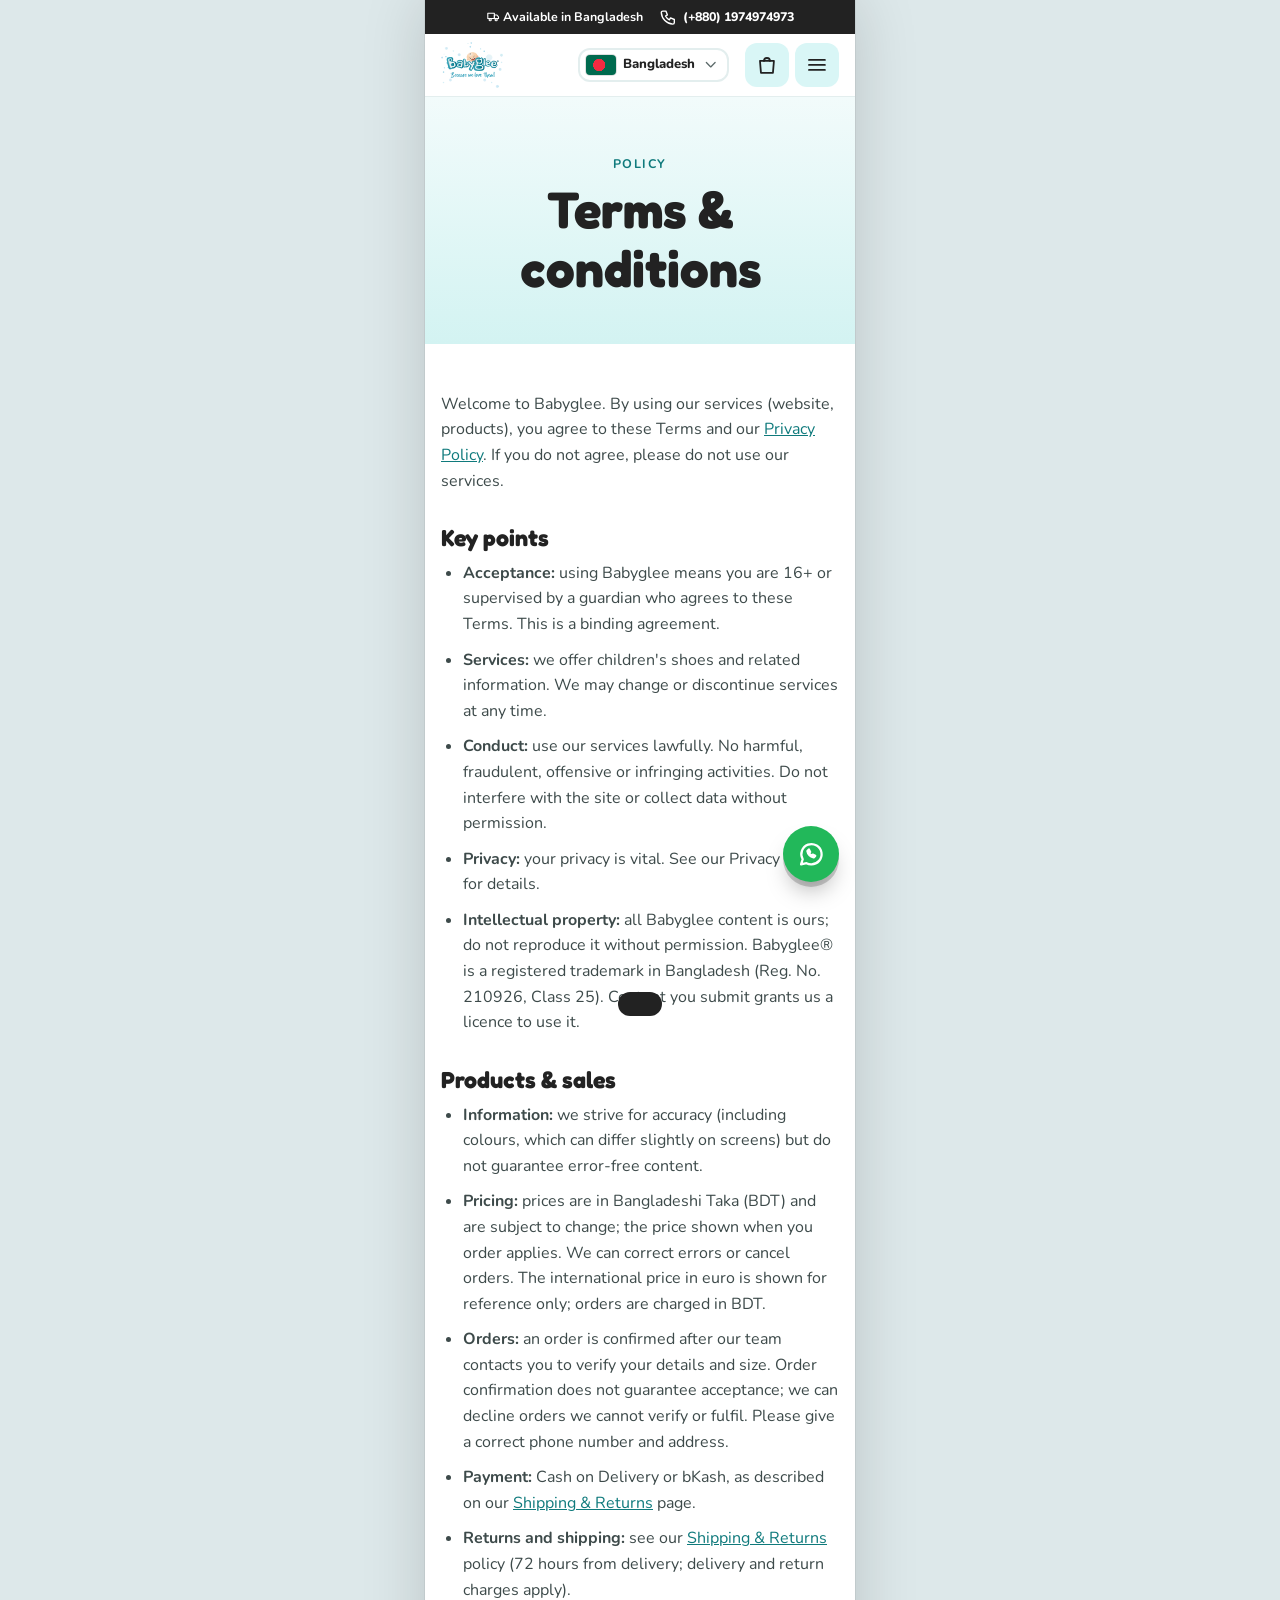
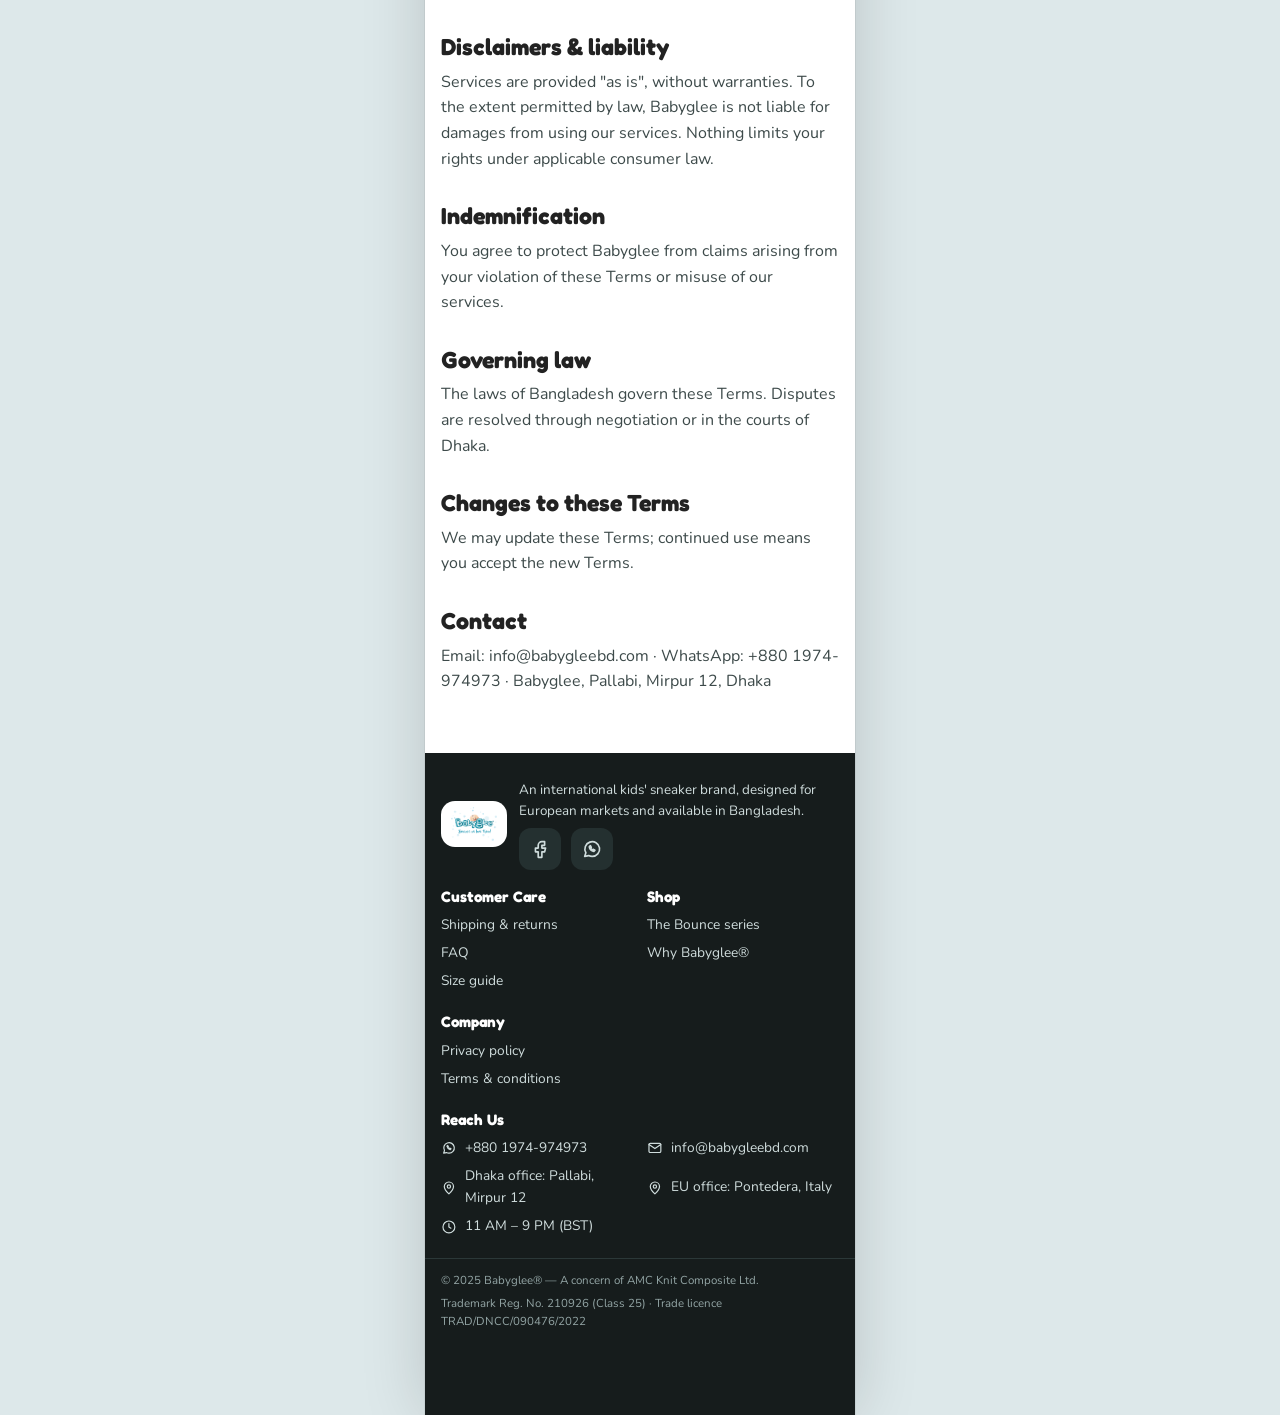
<file: terms.html>
<!doctype html>
<html lang="en">
<head>
<meta charset="utf-8">
<meta name="viewport" content="width=device-width, initial-scale=1">
<title>Terms & Conditions — Babyglee</title>
<meta name="description" content="Terms and conditions for using the Babyglee website and placing orders.">
<meta property="og:title" content="Terms & Conditions — Babyglee">
<meta property="og:description" content="Terms and conditions for using the Babyglee website and placing orders.">
<meta property="og:type" content="website">
<meta property="og:image" content="https://dmxasif-commits.github.io/babyglee-landing-page/img/sky-blue-yellow.webp">
<meta name="theme-color" content="#24babc">
<link rel="icon" href="img/favicon.ico?v=c5b3142d" sizes="any">
<link rel="icon" type="image/png" sizes="32x32" href="img/favicon-32.png?v=aabc4f67">
<link rel="icon" type="image/png" sizes="16x16" href="img/favicon-16.png?v=8cbc360e">
<link rel="apple-touch-icon" sizes="180x180" href="img/apple-touch-icon.png?v=fd0cc565">
<link rel="preconnect" href="https://fonts.googleapis.com">
<link rel="preconnect" href="https://fonts.gstatic.com" crossorigin>
<link href="https://fonts.googleapis.com/css2?family=Fredoka:wght@500;600;700&family=Hind+Siliguri:wght@400;500;600;700&family=Nunito:wght@400;600;700;800&display=swap" rel="stylesheet">
<link rel="stylesheet" href="assets/style.css?v=f63433fa">
<script src="assets/config.js"></script>
<script src="assets/products.js"></script>
<script src="assets/reviews.js"></script>
<script src="assets/tracking.js?v=f1c6eb49"></script>

</head>
<body data-page="terms">
<svg width="0" height="0" style="position:absolute" aria-hidden="true"><symbol id="i-bag" viewBox="0 0 24 24"><path d="M5 8h14l-1 12H6z"/><path d="M9 8a3 3 0 016 0"/></symbol><symbol id="i-truck" viewBox="0 0 24 24"><path d="M3 7h11v9H3z"/><path d="M14 10h4l3 3v3h-7z"/><circle cx="7" cy="18" r="1.8"/><circle cx="17" cy="18" r="1.8"/></symbol><symbol id="i-cash" viewBox="0 0 24 24"><rect x="3" y="6" width="18" height="12" rx="2"/><circle cx="12" cy="12" r="2.6"/></symbol><symbol id="i-exchange" viewBox="0 0 24 24"><path d="M4 8h13l-3-3"/><path d="M20 16H7l3 3"/></symbol><symbol id="i-shield" viewBox="0 0 24 24"><path d="M12 3l7 3v5c0 5-3 8-7 10-4-2-7-5-7-10V6z"/><path d="M9 12l2 2 4-4"/></symbol><symbol id="i-ruler" viewBox="0 0 24 24"><rect x="3" y="8" width="18" height="8" rx="1.5"/><path d="M7 8v3M11 8v4M15 8v3M19 8v4"/></symbol><symbol id="i-phone" viewBox="0 0 24 24"><path d="M5 4h4l2 5-2.5 1.5a11 11 0 005 5L15 13l5 2v4a2 2 0 01-2 2A16 16 0 013 6a2 2 0 012-2z"/></symbol><symbol id="i-whatsapp" viewBox="0 0 24 24"><path d="M4 20l1.3-4A8 8 0 1112 20a8 8 0 01-3.7-.9z"/><path d="M9 9.5c.4 2.2 2.6 4.4 5 5l1.2-1.2-2-1-.8.8a4 4 0 01-2-2l.8-.8-1-2z"/></symbol><symbol id="i-mail" viewBox="0 0 24 24"><rect x="3" y="5" width="18" height="14" rx="2"/><path d="M3 7l9 6 9-6"/></symbol><symbol id="i-pin" viewBox="0 0 24 24"><path d="M12 21s-7-6-7-11a7 7 0 0114 0c0 5-7 11-7 11z"/><circle cx="12" cy="10" r="2.5"/></symbol><symbol id="i-layers" viewBox="0 0 24 24"><path d="M12 3l9 5-9 5-9-5z"/><path d="M3 13l9 5 9-5"/></symbol><symbol id="i-cushion" viewBox="0 0 24 24"><path d="M4 15c0-4 3-7 8-7s8 3 8 7v2H4z"/><path d="M8 12.5c1-.8 2.2-1.2 4-1.2"/></symbol><symbol id="i-expand" viewBox="0 0 24 24"><path d="M4 9V4h5M20 9V4h-5M4 15v5h5M20 15v5h-5"/></symbol><symbol id="i-bolt" viewBox="0 0 24 24"><path d="M13 2L5 14h6l-1 8 8-12h-6z"/></symbol><symbol id="i-grid" viewBox="0 0 24 24"><path d="M4 8h16M4 12h16M4 16h16"/><path d="M8 5v14M12 5v14M16 5v14"/></symbol><symbol id="i-menu" viewBox="0 0 24 24"><path d="M4 7h16M4 12h16M4 17h16"/></symbol><symbol id="i-close" viewBox="0 0 24 24"><path d="M6 6l12 12M18 6L6 18"/></symbol><symbol id="i-check" viewBox="0 0 24 24"><path d="M5 12l5 5 9-10"/></symbol><symbol id="i-facebook" viewBox="0 0 24 24"><path d="M14 8h3V4h-3a4 4 0 00-4 4v3H7v4h3v6h4v-6h3l1-4h-4V8.5z"/></symbol><symbol id="i-chev" viewBox="0 0 24 24"><path d="M6 9l6 6 6-6"/></symbol><symbol id="i-clock" viewBox="0 0 24 24"><circle cx="12" cy="12" r="9"/><path d="M12 7v5l3 2"/></symbol><symbol id="i-star" viewBox="0 0 24 24"><path d="M12 3l2.7 5.6 6.1.9-4.4 4.3 1 6.1L12 17l-5.4 2.9 1-6.1L3.2 9.5l6.1-.9z"/></symbol></svg>
<div class="topbar"><div class="wrap"><span><svg class="ic " aria-hidden="true"><use href="#i-truck"/></svg> Available in Bangladesh</span><span>Designed for European markets</span><span><svg class="ic " aria-hidden="true"><use href="#i-cash"/></svg> Cash on Delivery</span><span><svg class="ic " aria-hidden="true"><use href="#i-exchange"/></svg> 72-Hour Easy Exchanges</span><a class="tb-tel" href="tel:+8801974974973"><svg class="ic " aria-hidden="true"><use href="#i-phone"/></svg> (+880) 1974974973</a></div></div>
<header class="hdr"><div class="wrap hdr-in">
  <a class="brand" href="index.html" aria-label="Babyglee home"><img src="img/logo.webp" alt="Babyglee — Because we love them!" width="117" height="87"></a>
  <nav class="nav" id="nav" aria-label="Main"><a href="index.html#shop">Shop</a><a href="index.html#why">Why Babyglee®</a><a href="index.html#faq">FAQ</a><a class="btn sm nav-cta" href="index.html#shop">Shop Now</a></nav>
  <div class="ship" id="ship">
    <button class="ship-btn" id="shipBtn" aria-expanded="false" aria-controls="shipMenu"><span class="flag-bd" role="img" aria-label="Bangladesh flag"></span><span class="ship-t"><small>Shipping to</small>Bangladesh<span class="cur"> · ৳ BDT</span></span><svg class="ic chev" aria-hidden="true"><use href="#i-chev"/></svg></button>
    <div class="ship-menu" id="shipMenu" hidden>
      <p class="sm-h">Shipping destination</p>
      <div class="sm-opt on"><span class="flag-bd" role="img" aria-label="Bangladesh flag"></span><b>Bangladesh</b><svg class="ic " aria-hidden="true"><use href="#i-check"/></svg></div>
      <p class="sm-n">Prices are in Bangladeshi taka (৳ BDT). The international price in euro is shown for reference.</p>
      <ul class="sm-l"><li><svg class="ic " aria-hidden="true"><use href="#i-truck"/></svg> Home delivery</li><li><svg class="ic " aria-hidden="true"><use href="#i-cash"/></svg> Cash on Delivery</li><li><svg class="ic " aria-hidden="true"><use href="#i-exchange"/></svg> 72-hour easy exchange</li></ul>
    </div>
  </div>
  <a class="cart-btn" href="checkout.html" aria-label="Cart and checkout"><svg class="ic " aria-hidden="true"><use href="#i-bag"/></svg><i class="js-cart-count">0</i></a>
  <button class="burger" id="burger" aria-label="Open menu" aria-expanded="false"><svg class="ic " aria-hidden="true"><use href="#i-menu"/></svg></button>
</div></header>
<main>
<section class="page-hero"><div class="wrap"><span class="eyebrow">Policy</span><h1>Terms &amp; conditions</h1></div></section><section class="sec"><div class="wrap narrow prose"><p>Welcome to Babyglee. By using our services (website, products), you agree to these Terms and our <a href="privacy.html">Privacy Policy</a>. If you do not agree, please do not use our services.</p>
<h2>Key points</h2>
<ul><li><b>Acceptance:</b> using Babyglee means you are 16+ or supervised by a guardian who agrees to these Terms. This is a binding agreement.</li>
<li><b>Services:</b> we offer children's shoes and related information. We may change or discontinue services at any time.</li>
<li><b>Conduct:</b> use our services lawfully. No harmful, fraudulent, offensive or infringing activities. Do not interfere with the site or collect data without permission.</li>
<li><b>Privacy:</b> your privacy is vital. See our Privacy Policy for details.</li>
<li><b>Intellectual property:</b> all Babyglee content is ours; do not reproduce it without permission. Babyglee® is a registered trademark in Bangladesh (Reg. No. 210926, Class 25). Content you submit grants us a licence to use it.</li></ul>
<h2>Products &amp; sales</h2>
<ul><li><b>Information:</b> we strive for accuracy (including colours, which can differ slightly on screens) but do not guarantee error-free content.</li>
<li><b>Pricing:</b> prices are in Bangladeshi Taka (BDT) and are subject to change; the price shown when you order applies. We can correct errors or cancel orders. The international price in euro is shown for reference only; orders are charged in BDT.</li>
<li><b>Orders:</b> an order is confirmed after our team contacts you to verify your details and size. Order confirmation does not guarantee acceptance; we can decline orders we cannot verify or fulfil. Please give a correct phone number and address.</li>
<li><b>Payment:</b> Cash on Delivery or bKash, as described on our <a href="shipping-returns.html">Shipping &amp; Returns</a> page.</li>
<li><b>Returns and shipping:</b> see our <a href="shipping-returns.html">Shipping &amp; Returns</a> policy (72 hours from delivery; delivery and return charges apply).</li></ul>
<h2>Disclaimers &amp; liability</h2><p>Services are provided "as is", without warranties. To the extent permitted by law, Babyglee is not liable for damages from using our services. Nothing limits your rights under applicable consumer law.</p>
<h2>Indemnification</h2><p>You agree to protect Babyglee from claims arising from your violation of these Terms or misuse of our services.</p>
<h2>Governing law</h2><p>The laws of Bangladesh govern these Terms. Disputes are resolved through negotiation or in the courts of Dhaka.</p>
<h2>Changes to these Terms</h2><p>We may update these Terms; continued use means you accept the new Terms.</p>
<h2>Contact</h2><p>Email: info@babygleebd.com · WhatsApp: +880 1974-974973 · Babyglee, Pallabi, Mirpur 12, Dhaka</p></div></section></main>
<footer class="ftr">
  <div class="wrap ftr-grid">
    <div class="ftr-brand">
      <img src="img/logo.webp" alt="Babyglee" width="117" height="87">
      <p>An international kids' sneaker brand, designed for European markets and available in Bangladesh.</p>
      <div class="soc"><a href="https://facebook.com/Babyglee.Official" target="_blank" rel="noopener" aria-label="Babyglee on Facebook"><svg class="ic " aria-hidden="true"><use href="#i-facebook"/></svg></a>
      <a href="https://wa.me/8801974974973" target="_blank" rel="noopener" aria-label="WhatsApp"><svg class="ic " aria-hidden="true"><use href="#i-whatsapp"/></svg></a></div>
    </div>
    <div><h4>Customer Care</h4><a href="shipping-returns.html">Shipping &amp; returns</a><a href="index.html#faq">FAQ</a><a href="index.html#size">Size guide</a></div>
    <div><h4>Shop</h4><a href="index.html#shop">The Bounce series</a><a href="index.html#why">Why Babyglee®</a></div>
    <div><h4>Company</h4><a href="privacy.html">Privacy policy</a><a href="terms.html">Terms &amp; conditions</a></div>
    <div class="ftr-contact"><h4>Reach Us</h4>
      <a href="https://wa.me/8801974974973"><svg class="ic " aria-hidden="true"><use href="#i-whatsapp"/></svg> +880 1974-974973</a>
      <a href="mailto:info@babygleebd.com"><svg class="ic " aria-hidden="true"><use href="#i-mail"/></svg> info@babygleebd.com</a>
      <span class="ln"><svg class="ic " aria-hidden="true"><use href="#i-pin"/></svg> Dhaka office: Pallabi, Mirpur 12</span>
      <span class="ln"><svg class="ic " aria-hidden="true"><use href="#i-pin"/></svg> EU office: Pontedera, Italy</span>
      <span class="ln"><svg class="ic " aria-hidden="true"><use href="#i-clock"/></svg> 11 AM – 9 PM (BST)</span></div>
  </div>
  <div class="wrap ftr-bottom"><span>© 2025 Babyglee® — A concern of AMC Knit Composite Ltd.</span><span>Trademark Reg. No. 210926 (Class 25) · Trade licence TRAD/DNCC/090476/2022</span></div>
</footer>
<a class="fab fab-wa" id="waFab" href="https://wa.me/8801974974973" target="_blank" rel="noopener" aria-label="Chat with us on WhatsApp"><svg class="ic " aria-hidden="true"><use href="#i-whatsapp"/></svg></a>
<div class="toast" id="toast" role="status"></div>
<script src="assets/main.js?v=76e88778"></script>
</body>
</html>
</file>
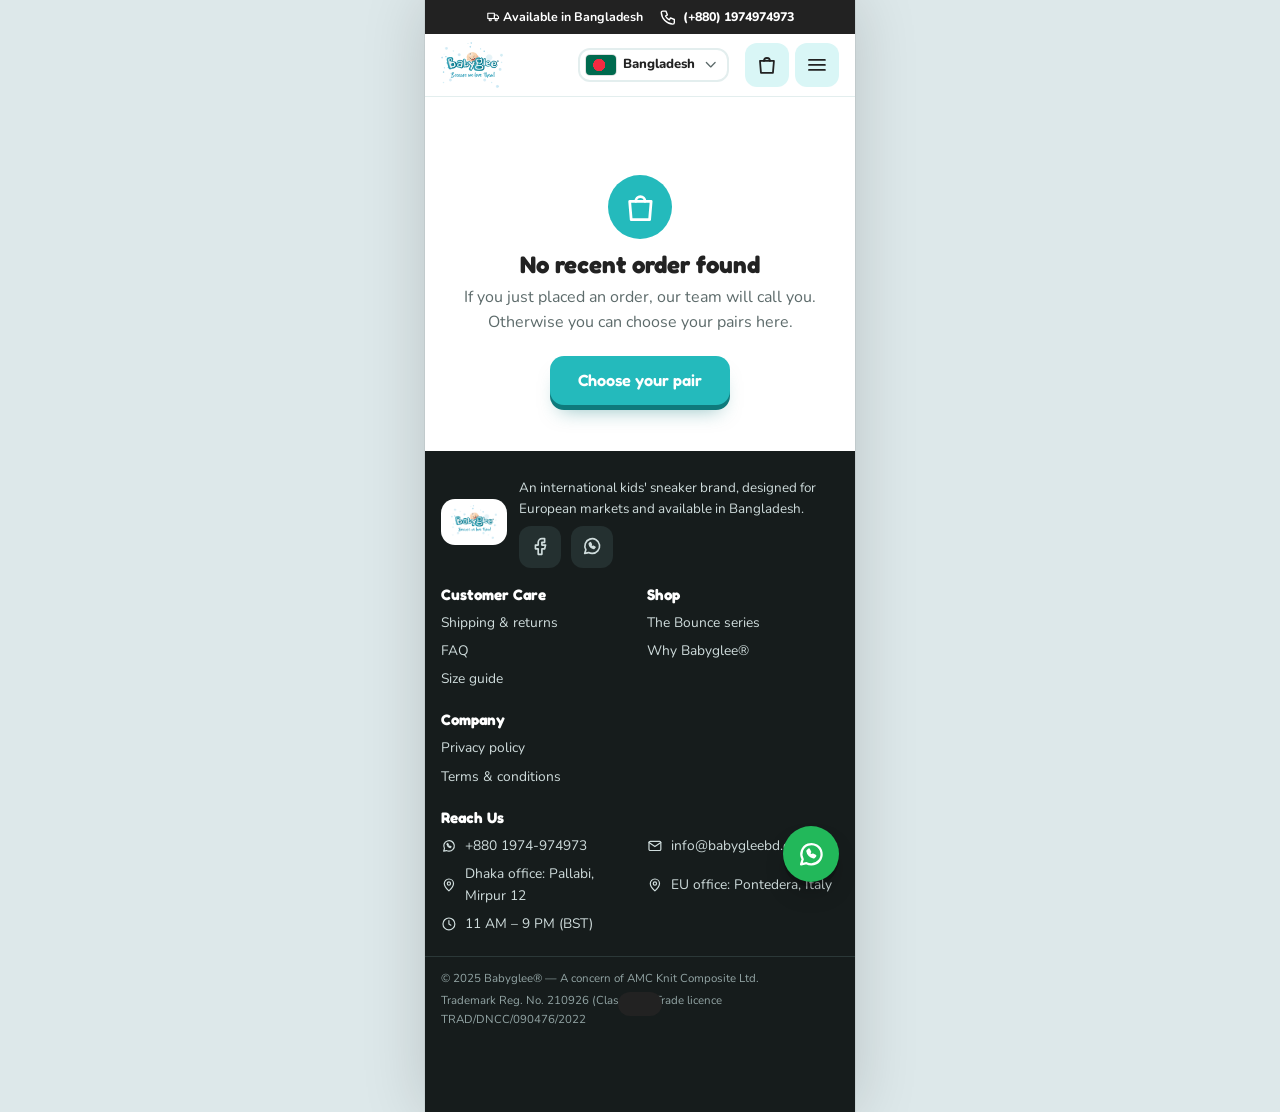
<file: thank-you.html>
<!doctype html>
<html lang="en">
<head>
<meta charset="utf-8">
<meta name="viewport" content="width=device-width, initial-scale=1">
<title>Thank you — Babyglee</title>
<meta name="description" content="Your Babyglee order has been placed.">
<meta property="og:title" content="Thank you — Babyglee">
<meta property="og:description" content="Your Babyglee order has been placed.">
<meta property="og:type" content="website">
<meta property="og:image" content="https://dmxasif-commits.github.io/babyglee-landing-page/img/sky-blue-yellow.webp">
<meta name="theme-color" content="#24babc">
<link rel="icon" href="img/favicon.ico?v=c5b3142d" sizes="any">
<link rel="icon" type="image/png" sizes="32x32" href="img/favicon-32.png?v=aabc4f67">
<link rel="icon" type="image/png" sizes="16x16" href="img/favicon-16.png?v=8cbc360e">
<link rel="apple-touch-icon" sizes="180x180" href="img/apple-touch-icon.png?v=fd0cc565">
<link rel="preconnect" href="https://fonts.googleapis.com">
<link rel="preconnect" href="https://fonts.gstatic.com" crossorigin>
<link href="https://fonts.googleapis.com/css2?family=Fredoka:wght@500;600;700&family=Hind+Siliguri:wght@400;500;600;700&family=Nunito:wght@400;600;700;800&display=swap" rel="stylesheet">
<link rel="stylesheet" href="assets/style.css?v=f63433fa">
<script src="assets/config.js"></script>
<script src="assets/products.js"></script>
<script src="assets/reviews.js"></script>
<script src="assets/tracking.js?v=f1c6eb49"></script>
<meta name="robots" content="noindex">
</head>
<body data-page="thanks">
<svg width="0" height="0" style="position:absolute" aria-hidden="true"><symbol id="i-bag" viewBox="0 0 24 24"><path d="M5 8h14l-1 12H6z"/><path d="M9 8a3 3 0 016 0"/></symbol><symbol id="i-truck" viewBox="0 0 24 24"><path d="M3 7h11v9H3z"/><path d="M14 10h4l3 3v3h-7z"/><circle cx="7" cy="18" r="1.8"/><circle cx="17" cy="18" r="1.8"/></symbol><symbol id="i-cash" viewBox="0 0 24 24"><rect x="3" y="6" width="18" height="12" rx="2"/><circle cx="12" cy="12" r="2.6"/></symbol><symbol id="i-exchange" viewBox="0 0 24 24"><path d="M4 8h13l-3-3"/><path d="M20 16H7l3 3"/></symbol><symbol id="i-shield" viewBox="0 0 24 24"><path d="M12 3l7 3v5c0 5-3 8-7 10-4-2-7-5-7-10V6z"/><path d="M9 12l2 2 4-4"/></symbol><symbol id="i-ruler" viewBox="0 0 24 24"><rect x="3" y="8" width="18" height="8" rx="1.5"/><path d="M7 8v3M11 8v4M15 8v3M19 8v4"/></symbol><symbol id="i-phone" viewBox="0 0 24 24"><path d="M5 4h4l2 5-2.5 1.5a11 11 0 005 5L15 13l5 2v4a2 2 0 01-2 2A16 16 0 013 6a2 2 0 012-2z"/></symbol><symbol id="i-whatsapp" viewBox="0 0 24 24"><path d="M4 20l1.3-4A8 8 0 1112 20a8 8 0 01-3.7-.9z"/><path d="M9 9.5c.4 2.2 2.6 4.4 5 5l1.2-1.2-2-1-.8.8a4 4 0 01-2-2l.8-.8-1-2z"/></symbol><symbol id="i-mail" viewBox="0 0 24 24"><rect x="3" y="5" width="18" height="14" rx="2"/><path d="M3 7l9 6 9-6"/></symbol><symbol id="i-pin" viewBox="0 0 24 24"><path d="M12 21s-7-6-7-11a7 7 0 0114 0c0 5-7 11-7 11z"/><circle cx="12" cy="10" r="2.5"/></symbol><symbol id="i-layers" viewBox="0 0 24 24"><path d="M12 3l9 5-9 5-9-5z"/><path d="M3 13l9 5 9-5"/></symbol><symbol id="i-cushion" viewBox="0 0 24 24"><path d="M4 15c0-4 3-7 8-7s8 3 8 7v2H4z"/><path d="M8 12.5c1-.8 2.2-1.2 4-1.2"/></symbol><symbol id="i-expand" viewBox="0 0 24 24"><path d="M4 9V4h5M20 9V4h-5M4 15v5h5M20 15v5h-5"/></symbol><symbol id="i-bolt" viewBox="0 0 24 24"><path d="M13 2L5 14h6l-1 8 8-12h-6z"/></symbol><symbol id="i-grid" viewBox="0 0 24 24"><path d="M4 8h16M4 12h16M4 16h16"/><path d="M8 5v14M12 5v14M16 5v14"/></symbol><symbol id="i-menu" viewBox="0 0 24 24"><path d="M4 7h16M4 12h16M4 17h16"/></symbol><symbol id="i-close" viewBox="0 0 24 24"><path d="M6 6l12 12M18 6L6 18"/></symbol><symbol id="i-check" viewBox="0 0 24 24"><path d="M5 12l5 5 9-10"/></symbol><symbol id="i-facebook" viewBox="0 0 24 24"><path d="M14 8h3V4h-3a4 4 0 00-4 4v3H7v4h3v6h4v-6h3l1-4h-4V8.5z"/></symbol><symbol id="i-chev" viewBox="0 0 24 24"><path d="M6 9l6 6 6-6"/></symbol><symbol id="i-clock" viewBox="0 0 24 24"><circle cx="12" cy="12" r="9"/><path d="M12 7v5l3 2"/></symbol><symbol id="i-star" viewBox="0 0 24 24"><path d="M12 3l2.7 5.6 6.1.9-4.4 4.3 1 6.1L12 17l-5.4 2.9 1-6.1L3.2 9.5l6.1-.9z"/></symbol></svg>
<div class="topbar"><div class="wrap"><span><svg class="ic " aria-hidden="true"><use href="#i-truck"/></svg> Available in Bangladesh</span><span>Designed for European markets</span><span><svg class="ic " aria-hidden="true"><use href="#i-cash"/></svg> Cash on Delivery</span><span><svg class="ic " aria-hidden="true"><use href="#i-exchange"/></svg> 72-Hour Easy Exchanges</span><a class="tb-tel" href="tel:+8801974974973"><svg class="ic " aria-hidden="true"><use href="#i-phone"/></svg> (+880) 1974974973</a></div></div>
<header class="hdr"><div class="wrap hdr-in">
  <a class="brand" href="index.html" aria-label="Babyglee home"><img src="img/logo.webp" alt="Babyglee — Because we love them!" width="117" height="87"></a>
  <nav class="nav" id="nav" aria-label="Main"><a href="index.html#shop">Shop</a><a href="index.html#why">Why Babyglee®</a><a href="index.html#faq">FAQ</a><a class="btn sm nav-cta" href="index.html#shop">Shop Now</a></nav>
  <div class="ship" id="ship">
    <button class="ship-btn" id="shipBtn" aria-expanded="false" aria-controls="shipMenu"><span class="flag-bd" role="img" aria-label="Bangladesh flag"></span><span class="ship-t"><small>Shipping to</small>Bangladesh<span class="cur"> · ৳ BDT</span></span><svg class="ic chev" aria-hidden="true"><use href="#i-chev"/></svg></button>
    <div class="ship-menu" id="shipMenu" hidden>
      <p class="sm-h">Shipping destination</p>
      <div class="sm-opt on"><span class="flag-bd" role="img" aria-label="Bangladesh flag"></span><b>Bangladesh</b><svg class="ic " aria-hidden="true"><use href="#i-check"/></svg></div>
      <p class="sm-n">Prices are in Bangladeshi taka (৳ BDT). The international price in euro is shown for reference.</p>
      <ul class="sm-l"><li><svg class="ic " aria-hidden="true"><use href="#i-truck"/></svg> Home delivery</li><li><svg class="ic " aria-hidden="true"><use href="#i-cash"/></svg> Cash on Delivery</li><li><svg class="ic " aria-hidden="true"><use href="#i-exchange"/></svg> 72-hour easy exchange</li></ul>
    </div>
  </div>
  <a class="cart-btn" href="checkout.html" aria-label="Cart and checkout"><svg class="ic " aria-hidden="true"><use href="#i-bag"/></svg><i class="js-cart-count">0</i></a>
  <button class="burger" id="burger" aria-label="Open menu" aria-expanded="false"><svg class="ic " aria-hidden="true"><use href="#i-menu"/></svg></button>
</div></header>
<main>
<section class="sec"><div class="wrap narrow">
  <div class="done" id="done" hidden>
    <span class="okc"><svg class="ic " aria-hidden="true"><use href="#i-check"/></svg></span><h1>Thank you! Your order is placed.</h1>
    <p>Order ID <b id="oid"></b></p>
    <dl class="recap"><div><dt>Items</dt><dd><ul class="ritems" id="rItems"></ul></dd></div><div><dt>Deliver to</dt><dd id="rA"></dd></div><div class="tot"><dt>Pay on delivery</dt><dd id="rT"></dd></div></dl>
    <ol class="next"><li><b>We call you</b><span>Our team calls <b id="rPh"></b> to confirm your sizes and address.</span></li><li><b>We deliver</b><span>Your parcel reaches your door in 1–3 days.</span></li><li><b>You pay</b><span>Cash on Delivery, in taka, when it arrives.</span></li></ol>
    <p class="demo" id="demoNote" hidden>Demo mode: ordering is not connected yet, so this order was not sent to the Babyglee team.</p>
    <p class="fine">Need help? <a href="https://wa.me/8801974974973" target="_blank" rel="noopener">Chat on WhatsApp</a> or call +880 1974-974973. Wrong size? Easy exchange within 72 hours.</p>
    <a class="btn ghost" href="index.html#shop">Order another pair</a>
  </div>
  <div class="empty-state" id="noOrder" hidden><span class="okc"><svg class="ic " aria-hidden="true"><use href="#i-bag"/></svg></span><h3>No recent order found</h3><p>If you just placed an order, our team will call you. Otherwise you can choose your pairs here.</p><a class="btn" href="index.html#shop">Choose your pair</a></div>
</div></section>
</main>
<footer class="ftr">
  <div class="wrap ftr-grid">
    <div class="ftr-brand">
      <img src="img/logo.webp" alt="Babyglee" width="117" height="87">
      <p>An international kids' sneaker brand, designed for European markets and available in Bangladesh.</p>
      <div class="soc"><a href="https://facebook.com/Babyglee.Official" target="_blank" rel="noopener" aria-label="Babyglee on Facebook"><svg class="ic " aria-hidden="true"><use href="#i-facebook"/></svg></a>
      <a href="https://wa.me/8801974974973" target="_blank" rel="noopener" aria-label="WhatsApp"><svg class="ic " aria-hidden="true"><use href="#i-whatsapp"/></svg></a></div>
    </div>
    <div><h4>Customer Care</h4><a href="shipping-returns.html">Shipping &amp; returns</a><a href="index.html#faq">FAQ</a><a href="index.html#size">Size guide</a></div>
    <div><h4>Shop</h4><a href="index.html#shop">The Bounce series</a><a href="index.html#why">Why Babyglee®</a></div>
    <div><h4>Company</h4><a href="privacy.html">Privacy policy</a><a href="terms.html">Terms &amp; conditions</a></div>
    <div class="ftr-contact"><h4>Reach Us</h4>
      <a href="https://wa.me/8801974974973"><svg class="ic " aria-hidden="true"><use href="#i-whatsapp"/></svg> +880 1974-974973</a>
      <a href="mailto:info@babygleebd.com"><svg class="ic " aria-hidden="true"><use href="#i-mail"/></svg> info@babygleebd.com</a>
      <span class="ln"><svg class="ic " aria-hidden="true"><use href="#i-pin"/></svg> Dhaka office: Pallabi, Mirpur 12</span>
      <span class="ln"><svg class="ic " aria-hidden="true"><use href="#i-pin"/></svg> EU office: Pontedera, Italy</span>
      <span class="ln"><svg class="ic " aria-hidden="true"><use href="#i-clock"/></svg> 11 AM – 9 PM (BST)</span></div>
  </div>
  <div class="wrap ftr-bottom"><span>© 2025 Babyglee® — A concern of AMC Knit Composite Ltd.</span><span>Trademark Reg. No. 210926 (Class 25) · Trade licence TRAD/DNCC/090476/2022</span></div>
</footer>
<a class="fab fab-wa" id="waFab" href="https://wa.me/8801974974973" target="_blank" rel="noopener" aria-label="Chat with us on WhatsApp"><svg class="ic " aria-hidden="true"><use href="#i-whatsapp"/></svg></a>
<div class="toast" id="toast" role="status"></div>
<script src="assets/main.js?v=76e88778"></script>
</body>
</html>
</file>
<file: assets/style.css>
/* Babyglee — kids' sneakers. Theme: teal #24babc, white, ink #222. Mobile-first. */
:root{
  --teal:#24babc; --teal-d:#169a9c; --teal-dd:#0f7a7c; --teal-l:#d9f6f6; --teal-xl:#f2fbfb;
  --ink:#222; --mut:#5d6b6b; --line:#e3eeee; --white:#fff;
  --coral:#ff6a4d; --sun:#ffc83d; --wa:#22b85a; --wa-d:#168a41;
  --r:20px; --sh:0 14px 34px -16px rgba(15,122,124,.45);
}
*{box-sizing:border-box;margin:0;padding:0}
html{scroll-behavior:smooth;-webkit-text-size-adjust:100%}
body{font-family:'Nunito','Hind Siliguri',system-ui,sans-serif;color:var(--ink);background:#fff;line-height:1.6;overflow-x:hidden;font-size:16px}
h1,h2,h3,h4,.btn,.price b{font-family:'Fredoka','Hind Siliguri',sans-serif;line-height:1.15}
[hidden]{display:none!important}
img{max-width:100%;display:block}
a{color:inherit;text-decoration:none}
button{font:inherit;cursor:pointer;border:0;background:none;color:inherit}
.wrap{width:100%;max-width:1200px;margin:0 auto;padding:0 20px}
.narrow{max-width:860px}.narrow-lg{max-width:1060px}
.center{text-align:center}
.ic{width:1.15em;height:1.15em;stroke:currentColor;fill:none;stroke-width:1.8;stroke-linecap:round;stroke-linejoin:round;flex:none;vertical-align:-.2em}
.grad{background:linear-gradient(90deg,var(--teal-d),var(--teal) 60%,#3fcfc4);-webkit-background-clip:text;background-clip:text;color:transparent}
.fine{font-size:.85rem;color:var(--mut)}
.eyebrow{display:inline-block;font:700 .78rem 'Nunito';letter-spacing:.12em;text-transform:uppercase;color:var(--teal-dd);margin-bottom:8px}
.bn{font-weight:600}

/* top bar + header */
.topbar{background:var(--ink);color:#fff;font-size:.82rem;font-weight:700;padding:7px 0;text-align:center;overflow:hidden}
.topbar .wrap{display:flex;gap:6px 22px;justify-content:center;flex-wrap:wrap}.topbar span{white-space:nowrap}
.hdr{position:sticky;top:0;z-index:50;background:rgba(255,255,255,.92);backdrop-filter:blur(12px);border-bottom:1px solid var(--line)}
.hdr-in{display:flex;align-items:center;justify-content:space-between;height:68px}
.brand img{height:54px;width:auto}
.nav{display:flex;align-items:center;gap:26px;font-weight:800;margin-left:auto}
.nav a:not(.btn){padding:6px 0;border-bottom:3px solid transparent}
.nav a.on,.nav a:not(.btn):hover{border-color:var(--teal)}
.burger{display:none;width:44px;height:44px;border-radius:12px;background:var(--teal-l);place-items:center;font-size:1.3rem}

/* ship-to selector */
.ship{position:relative;margin-left:18px}
.ship-btn{display:flex;align-items:center;gap:9px;padding:6px 12px 6px 8px;border:2px solid var(--line);border-radius:12px;background:#fff;text-align:left;line-height:1.15;font-weight:800;font-size:.9rem;transition:border-color .15s}
.ship-btn:hover,.ship-btn[aria-expanded=true]{border-color:var(--teal)}
.ship-t small{display:block;font-size:.68rem;font-weight:700;color:var(--mut);letter-spacing:.04em;text-transform:uppercase}
.cc-code{display:inline-grid;place-items:center;min-width:30px;height:24px;border-radius:7px;background:linear-gradient(135deg,#0a8f5a,#0e6b46);color:#fff;font:700 .72rem 'Fredoka';letter-spacing:.06em;padding:0 5px}
.chev{font-size:.95rem;color:var(--mut);transition:transform .2s}.ship-btn[aria-expanded=true] .chev{transform:rotate(180deg)}
.ship-menu{position:absolute;right:0;top:calc(100% + 10px);width:310px;background:#fff;border:2px solid var(--teal-l);border-radius:18px;box-shadow:var(--sh);padding:16px;z-index:90}
.ship-menu[hidden]{display:none}
.sm-h{font:700 .75rem 'Nunito';letter-spacing:.1em;text-transform:uppercase;color:var(--mut);margin-bottom:8px}
.sm-opt{display:flex;align-items:center;gap:10px;border:2px solid var(--teal);background:var(--teal-xl);border-radius:12px;padding:10px 12px}.sm-opt b{flex:1}.sm-opt .ic{color:var(--teal)}
.sm-n{font-size:.85rem;color:var(--mut);margin:12px 0}
.sm-l{list-style:none;display:grid;gap:6px;font-weight:700;font-size:.88rem;border-top:1px dashed var(--line);padding-top:12px}.sm-l .ic{color:var(--teal)}
.country{display:flex;align-items:center;gap:10px;border:2px solid #cfe3e3;border-radius:12px;padding:6px 10px;background:var(--teal-xl)}
.country input{border:0!important;background:transparent!important;padding:7px 4px!important;font-weight:800;box-shadow:none!important;cursor:default}
.pl{margin-top:14px;font:700 .78rem 'Nunito';letter-spacing:.08em;text-transform:uppercase;color:var(--teal-dd)}.pl+.price-tag{margin-top:6px}
.bd-note{margin-top:6px}
.intl{background:linear-gradient(180deg,#fff,var(--teal-xl))}
/* buttons */
.btn{display:inline-flex;align-items:center;justify-content:center;gap:8px;padding:13px 26px;border-radius:14px;background:var(--teal);color:#fff;font-weight:600;font-size:1.02rem;box-shadow:0 5px 0 var(--teal-dd),0 14px 20px -10px rgba(15,122,124,.5);transition:transform .12s,box-shadow .12s;text-align:center;border:2px solid transparent;cursor:pointer}
.btn:hover{transform:translateY(-2px);box-shadow:0 7px 0 var(--teal-dd),0 18px 24px -10px rgba(15,122,124,.5)}
.btn:active{transform:translateY(4px);box-shadow:0 1px 0 var(--teal-dd)}
.btn.sm{padding:9px 18px;font-size:.95rem;box-shadow:0 3px 0 var(--teal-dd)}
.btn.lg{padding:16px 30px;font-size:1.15rem}
.btn.ghost{background:#fff;color:var(--teal-dd);border-color:var(--teal);box-shadow:0 5px 0 var(--teal-l)}
.btn.ghost.light{background:transparent;color:#fff;border-color:#fff;box-shadow:0 5px 0 rgba(255,255,255,.2)}
.btn.wa{background:var(--wa);box-shadow:0 5px 0 var(--wa-d)}
.btn.block{display:flex;width:100%}
.cta{display:flex;gap:14px;flex-wrap:wrap;margin:26px 0}.cta.center{justify-content:center}

/* hero */
.hero{position:relative;overflow:hidden;background:linear-gradient(180deg,var(--teal-xl),#d3f3f2)}
.blob{position:absolute;border-radius:50%;pointer-events:none}
.b1{width:420px;height:420px;background:#fff;opacity:.6;top:-160px;left:-120px}
.b2{width:300px;height:300px;background:var(--sun);opacity:.22;right:6%;top:30px}
.hero-in{display:grid;grid-template-columns:1.05fr 1fr;gap:30px;align-items:center;padding-top:56px;padding-bottom:56px;position:relative}
.pill{display:inline-block;background:#fff;color:var(--teal-dd);font-weight:800;padding:6px 14px;border-radius:99px;font-size:.84rem;box-shadow:0 3px 0 var(--teal-l)}
.hero h1{font-size:clamp(2.6rem,6.4vw,4.8rem);margin:16px 0 14px;font-weight:700}
.lead{font-size:1.15rem;color:#3d4a4a;max-width:520px}
.price-tag{display:inline-flex;align-items:baseline;gap:10px;background:#fff;padding:8px 18px;border-radius:16px;box-shadow:0 4px 0 var(--sun)}
.price-tag s{color:#8a9494;font-weight:700}.price-tag b{font:700 1.8rem 'Fredoka';color:var(--coral)}.price-tag span{font-size:.8rem;font-weight:800;color:var(--teal-dd)}
.price-tag.lg b{font-size:2.3rem}

.usd-line{margin-top:6px;font:700 .88rem 'Nunito';color:var(--ink)}.usd-line span{color:var(--mut);font-weight:600}
.usd-note{margin-top:10px;font-weight:700;color:var(--ink)}.usd-note b{font:600 1.15rem 'Fredoka'}.usd-note span{display:block;font-size:.82rem;font-weight:600;color:var(--mut)}
/* 3D stage (pointer tilt via JS sets --rx/--ry) */
.stage{position:relative;aspect-ratio:1/.9;perspective:1000px;display:grid;place-items:center}
.stage .disc{position:absolute;width:82%;aspect-ratio:1;border-radius:50%;background:radial-gradient(circle at 35% 30%,#fff,#bff0ef 70%);box-shadow:inset 0 -18px 40px rgba(36,186,188,.25),0 30px 50px -30px rgba(15,122,124,.5)}
.stage .shoe{position:absolute;transform-style:preserve-3d;transition:transform .15s ease-out;filter:drop-shadow(0 26px 22px rgba(15,122,124,.32));transform:rotateY(var(--ry,0deg)) rotateX(var(--rx,0deg)) translateZ(var(--z,0px))}
.s-main{width:74%;top:12%;left:10%;animation:hop 4s ease-in-out infinite}
.s-side{width:48%;bottom:2%;right:0;animation:hop 4s ease-in-out -2s infinite}
@keyframes hop{50%{translate:0 -14px}}
.chip{position:absolute;display:flex;align-items:center;gap:6px;background:#fff;color:var(--teal-dd);font-weight:800;font-size:.82rem;padding:8px 14px;border-radius:99px;box-shadow:0 6px 0 var(--teal-l),0 12px 20px -8px rgba(0,0,0,.18)}
.c1{top:8%;right:2%}.c2{bottom:10%;left:0}

/* trust strip */
.trust{background:#fff;border-bottom:1px solid var(--line)}
.trust-grid{display:grid;grid-template-columns:repeat(4,1fr);gap:14px;padding-top:18px;padding-bottom:18px}
.tr{display:flex;gap:12px;align-items:center}.tr .ic{font-size:1.9rem;color:var(--teal)}
.tr b{display:block;font-size:.95rem}.tr span{font-size:.82rem;color:var(--mut)}

/* sections */
.sec{padding:72px 0}.sec.alt{background:var(--teal-xl)}
.sec-head{text-align:center;max-width:680px;margin:0 auto 38px}
.sec-head h2,.size-box h2,.about-teaser h2{font-size:clamp(1.8rem,4vw,2.6rem);font-weight:700}
.sec-head p,.sub{color:var(--mut);margin-top:10px}
.page-hero{background:linear-gradient(180deg,var(--teal-xl),#d3f3f2);padding:54px 0 46px;text-align:center}
.page-hero h1{font-size:clamp(2rem,5vw,3.2rem)}.page-hero p{max-width:640px;margin:12px auto 0;color:#3d4a4a}

/* product grid + cards */
.grid{display:grid;grid-template-columns:repeat(auto-fill,minmax(230px,1fr));gap:24px}
.pcard{display:flex;flex-direction:column;background:#fff;border:2px solid var(--line);border-radius:var(--r);overflow:hidden;transition:transform .2s,box-shadow .2s,border-color .2s}
.pcard:hover{transform:translateY(-6px);box-shadow:var(--sh);border-color:var(--teal)}
.pic{background:radial-gradient(circle at 50% 45%,#fff,var(--teal-l));padding:22px 14px 10px;aspect-ratio:1/.82;display:grid;place-items:center}
.pic img{max-height:100%;width:auto;filter:drop-shadow(0 14px 10px rgba(15,122,124,.28));transition:transform .3s}
.pcard:hover .pic img{transform:scale(1.07) rotate(-3deg)}
.pbody{padding:16px 18px 18px;display:flex;flex-direction:column;gap:4px;flex:1;position:relative}
.pbody h3{font-size:1.1rem;font-weight:600}.sw{position:absolute;top:-12px;right:16px;width:22px;height:22px;border-radius:50%;border:3px solid #fff;box-shadow:0 2px 6px rgba(0,0,0,.25)}
.pmeta{font-size:.88rem;color:var(--mut)}
.prow{display:flex;justify-content:space-between;align-items:center;margin-top:auto;padding-top:12px;gap:8px;flex-wrap:wrap}
.price s{color:#8a9494;font-size:.88rem;margin-right:4px}.price b{font-size:1.35rem;color:var(--coral)}
.go{font-weight:800;font-size:.88rem;color:var(--teal-dd)}

/* features */
.feat-grid{display:grid;grid-template-columns:repeat(3,1fr);gap:22px;perspective:1000px}
.feat{background:#fff;border:2px solid var(--line);border-radius:var(--r);padding:26px;transition:transform .2s ease-out;transform-style:preserve-3d}
.ficon{display:grid;place-items:center;width:56px;height:56px;border-radius:16px;background:var(--teal-l);color:var(--teal-dd);font-size:1.6rem;margin-bottom:14px;box-shadow:0 4px 0 #b6e8e8;transform:translateZ(36px)}
.feat h3{font-size:1.15rem;margin-bottom:6px;transform:translateZ(20px)}.feat p{color:var(--mut);font-size:.95rem}

/* size finder */
.size-box{display:grid;grid-template-columns:1.15fr 1fr;gap:40px;align-items:center;background:linear-gradient(135deg,var(--teal-xl),#d3f3f2);border:2px solid var(--teal-l);border-radius:32px;padding:44px}
.sl{display:block;font-weight:800;margin:20px 0 10px}
input[type=range]{width:100%;height:12px;border-radius:99px;background:#bfe9e9;appearance:none;outline:0}
input[type=range]::-webkit-slider-thumb{appearance:none;width:32px;height:32px;border-radius:50%;background:var(--teal);border:4px solid #fff;box-shadow:0 3px 0 var(--teal-dd);cursor:grab}
input[type=range]::-moz-range-thumb{width:26px;height:26px;border-radius:50%;background:var(--teal);border:4px solid #fff}
.size-res{display:flex;align-items:baseline;gap:12px;flex-wrap:wrap;background:#fff;padding:14px 20px;border-radius:16px;margin:18px 0 10px;box-shadow:0 4px 0 var(--teal-l)}
.size-res span{font-weight:800;color:var(--mut)}.size-res b{font:700 2rem 'Fredoka';color:var(--teal-dd)}.size-res em{font-style:normal;font-weight:800;color:var(--coral)}
.size-img img{width:100%;filter:drop-shadow(0 22px 18px rgba(15,122,124,.3))}
.tbl-wrap{overflow-x:auto;border:2px solid var(--line);border-radius:16px;background:#fff;margin-bottom:12px}
.tbl{width:100%;border-collapse:collapse;text-align:center;min-width:320px}
.tbl th{background:var(--teal);color:#fff;padding:11px;font-family:'Fredoka';font-weight:500}
.tbl td{padding:9px;border-top:1px solid var(--line)}.tbl tr:nth-child(even) td{background:var(--teal-xl)}

/* about teaser / checks / FAQ / CTA band */
.about-teaser{display:grid;grid-template-columns:1.2fr 1fr;gap:40px;align-items:center}
.about-teaser p{color:var(--mut);margin:14px 0 20px}
.checks{list-style:none;display:grid;gap:12px}.checks li{display:flex;gap:10px;align-items:flex-start;background:#fff;border:2px solid var(--line);border-radius:14px;padding:13px 16px;font-weight:700}
.checks .ic{color:var(--teal);font-size:1.25rem;margin-top:2px}
.checks.plain li{background:none;border:0;padding:4px 0;font-weight:600}
.faq{display:grid;gap:12px}
details{background:#fff;border:2px solid var(--line);border-radius:16px;padding:15px 20px}
summary{cursor:pointer;font:600 1.05rem 'Fredoka','Hind Siliguri';list-style:none;display:flex;justify-content:space-between;gap:12px}
summary::-webkit-details-marker{display:none}summary::after{content:"+";color:var(--teal);font-size:1.5rem;line-height:1}
details[open]{border-color:var(--teal)}details[open] summary::after{content:"–"}
details p{margin-top:10px;color:var(--mut)}
.cta-band{background:var(--ink);color:#fff;text-align:center;padding:56px 0}
.cta-band h2{font-size:clamp(1.6rem,4vw,2.4rem)}.cta-band p{opacity:.8;margin-top:8px}

/* product page */
.crumbs{padding-top:16px;font-size:.88rem;color:var(--mut)}.crumbs a:hover{color:var(--teal-dd)}.crumbs span{color:var(--ink);font-weight:700}
.pdp{padding:14px 0 44px}
.pdp-in{display:grid;grid-template-columns:1.05fr 1fr;gap:44px;align-items:center}
.pdp-stage{position:relative;aspect-ratio:1/.9;perspective:1000px;display:grid;place-items:center}
.pdp-stage .shoe{position:relative;width:86%;animation:hop 4s ease-in-out infinite}
.badge{position:absolute;top:6%;left:4%;background:var(--coral);color:#fff;font:600 .95rem 'Fredoka';padding:6px 14px;border-radius:99px;box-shadow:0 4px 0 #c4472a;transform:rotate(-6deg)}
.pdp-info h1{font-size:clamp(1.9rem,4.4vw,2.9rem);margin:12px 0 6px}
.pdp-info .price-tag{margin:16px 0}
.bul{list-style:none;display:grid;gap:9px;margin:6px 0 22px}.bul li{display:flex;gap:10px;font-weight:600}.bul .ic{color:var(--teal);margin-top:3px}
.mini-trust{display:flex;flex-wrap:wrap;gap:8px 18px;margin-top:18px;font-weight:800;font-size:.88rem;color:var(--teal-dd)}.mini-trust span{display:flex;gap:6px;align-items:center}

/* checkout */
.co-grid{display:grid;grid-template-columns:1.3fr 1fr;gap:28px;align-items:start}
#orderForm{background:#fff;border:2px solid var(--line);border-radius:26px;padding:28px;box-shadow:var(--sh)}
.fld{display:block;margin-bottom:18px;border:0;min-width:0}
.fld label,.fld legend{display:block;font-weight:800;margin-bottom:7px;padding:0}
.fld i{font-style:normal;font-weight:600;color:var(--mut);font-size:.9em;margin-left:4px}
.fld input:not([type=radio]),.fld textarea{width:100%;font:inherit;padding:13px 14px;border:2px solid #cfe3e3;border-radius:12px;background:#fff;outline:0;transition:border-color .15s,box-shadow .15s}
.fld input:focus,.fld textarea:focus{border-color:var(--teal);box-shadow:0 0 0 4px var(--teal-l)}
.fld [aria-invalid=true]{border-color:#e5484d!important}
.err{display:block;color:#d23b40;font-size:.82rem;font-weight:700;min-height:0;margin-top:5px}.err:empty{display:none}
.lnk{margin-left:10px;font-size:.82rem;font-weight:800;color:var(--teal-dd);text-decoration:underline}
.opts{display:grid;grid-template-columns:1fr 1fr;gap:10px}
.opt input,.szc input{position:absolute;opacity:0;pointer-events:none}
.opt span{display:flex;flex-direction:column;border:2px solid #cfe3e3;border-radius:12px;padding:11px 14px;cursor:pointer;transition:.15s}
.opt em{font-style:normal;font-size:.85rem;color:var(--mut)}
.opt input:checked+span{border-color:var(--teal);background:var(--teal-xl);box-shadow:0 0 0 3px var(--teal-l)}
.szs{display:grid;grid-template-columns:repeat(8,1fr);gap:8px}
.szc{position:relative}.szc span{display:grid;place-items:center;height:44px;border:2px solid #cfe3e3;border-radius:11px;font:600 1rem 'Fredoka';cursor:pointer;transition:.15s;background:#fff}
.szc input:checked+span{background:var(--teal);border-color:var(--teal);color:#fff;box-shadow:0 3px 0 var(--teal-dd)}
.szc input:focus-visible+span,.opt input:focus-visible+span{outline:3px solid var(--teal);outline-offset:2px}
.fld.inl{display:flex;align-items:center;justify-content:space-between;gap:14px}.fld.inl label{margin:0}
.qty{display:inline-flex;align-items:center;border:2px solid #cfe3e3;border-radius:12px;overflow:hidden}
.qty button{width:44px;height:44px;font-size:1.3rem;font-weight:800;background:var(--teal-xl)}.qty button:active{background:var(--teal-l)}
.qty output{min-width:46px;text-align:center;font:600 1.1rem 'Fredoka'}
.summary{position:sticky;top:90px;background:var(--teal-xl);border:2px solid var(--teal-l);border-radius:26px;padding:22px}
.sum-head{display:flex;gap:14px;align-items:center;padding-bottom:16px;border-bottom:1px dashed #b6e8e8;margin-bottom:12px}
.sum-head img{width:84px;background:#fff;border-radius:14px;padding:6px}.sum-head b{display:block;font-family:'Fredoka'}.sum-head span{font-size:.9rem;color:var(--mut)}
.summary dl>div{display:flex;justify-content:space-between;padding:7px 0}.summary dt{color:var(--mut);font-weight:700}.summary dd{font-weight:800}
.summary .tot{border-top:2px solid var(--teal);margin-top:6px;padding-top:12px}.summary .tot dt,.summary .tot dd{color:var(--ink);font:600 1.3rem 'Fredoka'}.summary .tot dd{color:var(--coral)}
.summary .fine{margin-top:12px}.summary .fine a{color:var(--teal-dd);text-decoration:underline;font-weight:800}
.done{text-align:center;background:#fff;border:2px solid var(--teal);border-radius:26px;padding:40px 24px;box-shadow:var(--sh);max-width:620px;margin:0 auto}
.done[hidden]{display:none}.done h3{font-size:1.6rem;margin:12px 0}.done p{color:var(--mut);margin-bottom:18px}
.okc{display:inline-grid;place-items:center;width:64px;height:64px;border-radius:50%;background:var(--teal);color:#fff;font-size:2rem}
.recap{text-align:left;background:var(--teal-xl);border-radius:16px;padding:14px 18px;margin:0 auto 18px;max-width:460px}
.recap>div{display:flex;justify-content:space-between;gap:14px;padding:6px 0}.recap dt{color:var(--mut);font-weight:700;flex:none}.recap dd{font-weight:800;text-align:right}
.recap .tot{border-top:2px solid var(--teal);margin-top:6px;padding-top:10px}.recap .tot dd{color:var(--coral);font:600 1.2rem 'Fredoka'}
.demo{background:#fff6dc;border:2px solid var(--sun);border-radius:12px;padding:10px 14px;font-weight:700;color:#7a5a00!important}
.err-box{background:#fdecec;border:2px solid #f2b8ba;color:#a52a2f;border-radius:12px;padding:10px 14px;font-weight:700;font-size:.92rem;margin-bottom:14px}
.done a.btn{margin-top:6px}
.sticky-cta{display:none}

/* pages: prose, contact */
.prose h2{font-size:1.45rem;margin:30px 0 10px}.prose p,.prose li{color:#3d4a4a;margin-bottom:10px}.prose ul{padding-left:22px;margin-bottom:12px}.prose ul.checks{padding-left:0}.prose a{color:var(--teal-dd);text-decoration:underline}.prose a.btn{color:#fff;text-decoration:none}
.contact-grid{display:grid;grid-template-columns:repeat(3,1fr);gap:18px;margin-bottom:22px}
.cc{display:flex;flex-direction:column;gap:6px;align-items:flex-start;background:var(--teal-xl);border:2px solid var(--teal-l);border-radius:var(--r);padding:22px;transition:.2s}
a.cc:hover{transform:translateY(-4px);border-color:var(--teal);box-shadow:var(--sh)}
.cc .ic{font-size:1.7rem;color:var(--teal)}.cc b{font:600 1.1rem 'Fredoka'}.cc span{color:var(--mut);font-size:.95rem}

/* footer */
.ftr{background:#161c1c;color:#cfdcdc;padding:54px 0 0}
.ftr-grid{display:grid;grid-template-columns:1.4fr 1fr 1fr 1fr 1.2fr;gap:26px}
.ftr-brand img{height:64px;width:auto;background:#fff;border-radius:14px;padding:6px 10px;margin-bottom:12px}
.ftr-brand p{font-size:.92rem;max-width:300px}
.soc{display:flex;gap:10px;margin-top:14px}.soc a{display:grid;place-items:center;width:42px;height:42px;border-radius:12px;background:#243030;font-size:1.2rem}.soc a:hover{background:var(--teal)}
.ftr h4{color:#fff;margin-bottom:12px;font-size:1.05rem}
.ftr-grid a:not(.soc a),.ftr .ln{display:flex;align-items:center;gap:8px;padding:4px 0;font-size:.93rem}.ftr-grid a:hover{color:var(--teal)}
.ftr-bottom{display:flex;justify-content:space-between;gap:10px 20px;flex-wrap:wrap;border-top:1px solid #2b3838;margin-top:34px;padding-top:18px;padding-bottom:22px;font-size:.8rem;color:#93a5a5}

#order,#sizes,#size{scroll-margin-top:84px}

/* ---------- store: cart button, drawer, cart lines ---------- */
.cart-btn{position:relative;width:44px;height:44px;margin-left:10px;border-radius:12px;background:var(--teal-l);display:grid;place-items:center;font-size:1.3rem;flex:none}
.cart-btn i{position:absolute;top:-6px;right:-6px;min-width:20px;height:20px;border-radius:10px;background:var(--coral);color:#fff;font:700 .72rem/20px 'Fredoka';text-align:center;font-style:normal;padding:0 5px;transform:scale(0);transition:transform .2s}
.cart-btn i.on{transform:scale(1)}
.scrim{position:fixed;inset:0;background:rgba(0,0,0,.5);opacity:0;pointer-events:none;transition:opacity .25s;z-index:95}.scrim.on{opacity:1;pointer-events:auto}
.drawer{position:fixed;top:0;right:0;height:100%;width:min(420px,100%);background:#fff;z-index:100;display:none;flex-direction:column;border-radius:26px 0 0 26px;box-shadow:-12px 0 40px rgba(0,0,0,.18)}
.drawer.on{display:flex;animation:slideIn .25s ease-out}
@keyframes slideIn{from{transform:translateX(100%)}to{transform:none}}
.drawer header{display:flex;justify-content:space-between;align-items:center;padding:18px 20px;border-bottom:2px solid var(--teal-l)}
.drawer header h3{font-size:1.3rem}
.icon-btn{width:40px;height:40px;border-radius:12px;background:var(--teal-l);display:grid;place-items:center;font-size:1.1rem}
.d-body{flex:1;overflow:auto;padding:4px 20px}
.drawer footer{padding:16px 20px 22px;border-top:2px solid var(--teal-l);display:grid;gap:10px}
.drawer .tot{display:flex;justify-content:space-between;font:600 1.25rem 'Fredoka'}
.drawer footer small{text-align:center;color:var(--mut)}
.empty{text-align:center;padding:50px 0;color:var(--mut);font-weight:700}.empty span{font-size:3.4rem;display:block}
.cl{display:grid;grid-template-columns:78px 1fr auto;gap:12px;align-items:center;padding:14px 0;border-bottom:1px dashed var(--line)}
.cl img{background:var(--teal-xl);border-radius:12px;padding:6px;width:78px;height:64px;object-fit:contain}
.cl-i b{display:block;font:600 .98rem 'Fredoka';line-height:1.2}.cl-i small{display:block;color:var(--mut);font-size:.84rem}
.qty.sm{margin-top:6px}.qty.sm button{width:32px;height:32px;font-size:1.1rem}.qty.sm output{min-width:34px;font-size:1rem}
.cl-p{text-align:right}.cl-p b{font:600 1.05rem 'Fredoka'}
.rm{display:block;margin:8px 0 0 auto;font-size:.8rem;color:#c0392b;text-decoration:underline}
.empty-note{color:var(--mut);padding:10px 0}
.cart-box{background:#fff;border:2px solid var(--line);border-radius:26px;padding:10px 24px 22px;box-shadow:var(--sh)}
.cart-box .cl:last-child{border-bottom:0}
.lnk-b{color:var(--teal-dd);font-weight:800;text-decoration:underline;display:inline-block;margin-top:14px}
.sum-t{font-size:1.2rem;margin-bottom:12px}
.co-form h3.sum-t{margin-bottom:16px}
.empty-state{text-align:center;max-width:460px;margin:0 auto;padding:30px 10px}.empty-state h3{font-size:1.5rem;margin:12px 0 6px}.empty-state p{color:var(--mut);margin-bottom:20px}
.opt.on-static span{border-color:var(--teal);background:var(--teal-xl)}
#coForm,.co-form{background:#fff;border:2px solid var(--line);border-radius:26px;padding:28px;box-shadow:var(--sh)}
.recap dd{white-space:pre-line}
.toast{position:fixed;left:50%;bottom:24px;transform:translate(-50%,140px);background:var(--ink);color:#fff;padding:12px 22px;border-radius:99px;font-weight:800;z-index:200;transition:transform .35s cubic-bezier(.2,.9,.3,1.4)}.toast.on{transform:translate(-50%,0)}
/* store product page */
.buy-row{display:flex;gap:12px;align-items:center;margin:16px 0 12px}.buy-row .btn{flex:1}
.pdp-sizes{margin:18px 0 0}
.pdp .bul{margin-top:20px}
@media all{.ship-t .cur{display:none}.ship-btn{gap:7px}}
/* ---------- landing pages (lp/): no site navigation ---------- */
.hdr.lp .hdr-in{gap:12px}
.ship-static{display:flex;align-items:center;gap:9px;font-weight:800;font-size:.9rem;line-height:1.15;margin-left:auto}
.ship-static .ship-t small{display:block;font-size:.68rem;font-weight:700;color:var(--mut);letter-spacing:.04em;text-transform:uppercase}
.lp-ftr{padding:36px 0 26px;text-align:center}
.lp-ftr .wrap{display:grid;gap:12px;justify-items:center}
.lp-ftr img{height:60px;width:auto;background:#fff;border-radius:14px;padding:6px 10px}
.lp-ftr nav{display:flex;gap:8px 22px;flex-wrap:wrap;justify-content:center;font-weight:700;font-size:.92rem}.lp-ftr nav a:hover{color:var(--teal)}
.lp-ftr .copy{font-size:.8rem;color:#93a5a5;margin:0}

/* internal list of landing links (lp/index.html) */
.lp-list{display:grid;gap:14px;margin-bottom:22px}
.lp-row{display:grid;grid-template-columns:84px 1fr auto;gap:14px;align-items:center;background:#fff;border:2px solid var(--line);border-radius:var(--r);padding:12px 16px}
.lp-row img{background:var(--teal-xl);border-radius:12px;padding:6px;width:84px;height:64px;object-fit:contain}
.lp-i b{display:block;font-family:'Fredoka'}.lp-i code{display:block;font-size:.8rem;color:var(--mut);word-break:break-all}
.lp-a{display:flex;gap:8px}
@media all{.lp-row{grid-template-columns:64px 1fr}.lp-row img{width:64px;height:52px}.lp-a{grid-column:1/-1}.lp-a .btn{flex:1}}

/* ---------- mobile shopping UX: floating buttons, bottom sheets, sticky bars ---------- */
body.lock{overflow:hidden}
.fab{position:fixed;bottom:calc(18px + env(safe-area-inset-bottom));z-index:60;width:56px;height:56px;border-radius:50%;display:grid;place-items:center;font-size:1.65rem;color:#fff;box-shadow:0 5px 0 rgba(0,0,0,.18),0 14px 24px -8px rgba(0,0,0,.35);transition:bottom .3s}
.fab-wa{right:16px;background:var(--wa)}
.fab-cart{right:16px;background:var(--teal)}
.fab-cart i{position:absolute;top:-4px;right:-4px;min-width:22px;height:22px;border-radius:11px;background:var(--coral);color:#fff;font:700 .78rem/22px 'Fredoka';text-align:center;font-style:normal;padding:0 6px;transform:scale(0);transition:transform .2s;border:2px solid #fff}
.fab-cart i.on{transform:scale(1)}
.fab.bump{animation:bump .5s}
@keyframes bump{30%{transform:scale(1.22)}60%{transform:scale(.94)}}
body.bar-on .toast{bottom:96px}
[data-page=cart] .fab-cart,[data-page=checkout] .fab-cart{display:none}
.sheet-wrap{position:fixed;inset:0;z-index:120;display:flex;align-items:flex-end;justify-content:center}
.sheet-wrap[hidden]{display:none}
#sizeModal{z-index:130}
.sheet-scrim{position:absolute;inset:0;background:rgba(0,0,0,.5);opacity:0;transition:opacity .25s}
.sheet-wrap.on .sheet-scrim{opacity:1}
.sheet{position:relative;width:100%;max-width:560px;max-height:90vh;max-height:90dvh;background:#fff;border-radius:24px 24px 0 0;display:flex;flex-direction:column;transform:translateY(100%);transition:transform .28s cubic-bezier(.2,.9,.3,1)}
.sheet-wrap.on .sheet{transform:none}
.sheet header{display:flex;justify-content:space-between;align-items:center;padding:14px 20px;border-bottom:2px solid var(--teal-l)}
.sheet header h3{font-size:1.25rem}
.sheet-body{overflow:auto;padding:16px 20px calc(22px + env(safe-area-inset-bottom));overscroll-behavior:contain;-webkit-overflow-scrolling:touch}
.sheet-h{margin:20px 0 8px;font-size:1.05rem}
.sheet .size-res{box-shadow:0 4px 0 var(--teal-l);border:2px solid var(--teal-l)}
.sheet .sl{margin-top:14px}
.tbl tr.hl td{background:var(--teal-l)!important;font-weight:800}
.qa-head{display:flex;gap:14px;align-items:center;margin-bottom:12px}
.qa-head img{width:96px;height:76px;object-fit:contain;background:var(--teal-xl);border-radius:14px;padding:6px}
.qa-head b{display:block;font-family:'Fredoka'}.qa-head .price b{font-size:1.3rem;color:var(--coral)}
.pcard a.pic,.pcard a.pt{display:grid;color:inherit}.pcard a.pt{display:block}
.pcard .qa{margin-top:12px}
.shake{animation:shake .4s}
@keyframes shake{20%,60%{transform:translateX(-6px)}40%,80%{transform:translateX(6px)}}
.pdp-bar{position:fixed;left:0;right:0;bottom:0;z-index:70;display:none;gap:10px;align-items:center;padding:10px 16px calc(10px + env(safe-area-inset-bottom));background:#fff;border-top:2px solid var(--teal-l);box-shadow:0 -10px 30px rgba(0,0,0,.1);transform:translateY(110%);transition:transform .3s}
.pdp-bar.on{transform:none}
.pb-p{display:flex;flex-direction:column;line-height:1.1;flex:none}.pb-p s{color:#8a9494;font-size:.8rem}.pb-p b{font:700 1.25rem 'Fredoka';color:var(--coral)}
.pdp-bar .btn{flex:1;padding:12px 8px;font-size:.95rem}
.fld select{width:100%;font:inherit;padding:13px 14px;border:2px solid #cfe3e3;border-radius:12px;background:#fff;outline:0;appearance:auto}
.fld select:focus{border-color:var(--teal);box-shadow:0 0 0 4px var(--teal-l)}
.opt-t{font-weight:600;color:var(--mut);font-size:.88em}
.sum-d summary{list-style:none;display:flex;justify-content:space-between;align-items:center;gap:10px;cursor:pointer;margin-bottom:12px}
.sum-d summary::-webkit-details-marker{display:none}
.sum-d summary b{margin-left:auto;font:600 1.2rem 'Fredoka';color:var(--coral)}
.sum-d summary::after{content:"▾";color:var(--teal-dd);transition:transform .2s}
.sum-d[open] summary::after{transform:rotate(180deg)}
.cont-link{text-align:center;color:var(--mut);text-decoration:underline;font-weight:700;padding:4px}
.co-submit{position:sticky;bottom:0;z-index:5;background:#fff;padding:10px 0}
@media all{
  .ftr-bottom{padding-bottom:calc(92px + env(safe-area-inset-bottom))}.lp-ftr .ftr-bottom,[data-page=product] .ftr-bottom{padding-bottom:22px}
  .pdp-bar{display:flex}
  [data-page=checkout] .fab{display:none}
  .co-submit{margin:0 -16px;padding:10px 16px calc(10px + env(safe-area-inset-bottom));border-top:2px solid var(--teal-l)}
}
.szc.out span{opacity:.45;text-decoration:line-through;cursor:not-allowed;background:#f1f5f5}
.btn:disabled,.btn.off{opacity:.5;cursor:not-allowed;box-shadow:none;pointer-events:none}
.phone{display:flex;align-items:stretch;border:2px solid #cfe3e3;border-radius:12px;background:#fff;overflow:hidden;transition:border-color .15s,box-shadow .15s}
.phone:focus-within{border-color:var(--teal);box-shadow:0 0 0 4px var(--teal-l)}
.phone .pfx{display:flex;align-items:center;gap:7px;padding:0 12px;background:var(--teal-xl);border-right:2px solid #cfe3e3;font-weight:800;white-space:nowrap}
.phone input{border:0!important;box-shadow:none!important;border-radius:0!important;letter-spacing:.04em;font-weight:700;min-width:0}
.phone:has([aria-invalid=true]){border-color:#e5484d}
/* reveal */
.rv{opacity:0;transform:translateY(24px);transition:opacity .6s,transform .6s cubic-bezier(.2,.9,.3,1.1)}.rv.in{opacity:1;transform:none}

/* tablets */
@media all{
  .hero-in,.pdp-in,.size-box,.about-teaser,.co-grid{grid-template-columns:1fr}
  .hero-in{padding-top:36px;padding-bottom:30px}.stage{max-width:520px;margin:0 auto;width:100%}
  .feat-grid{grid-template-columns:repeat(2,1fr)}
  .trust-grid{grid-template-columns:repeat(2,1fr)}
  .ftr-grid{grid-template-columns:1fr 1fr}
  .contact-grid{grid-template-columns:repeat(2,1fr)}
  .summary{position:static;order:-1}
  .pdp-in{gap:18px}
}
/* phones */
@media all{
  .brand,.brand img{flex:none}.cart-btn+.burger{margin-left:6px}.btn.sm{white-space:nowrap}
  .cart-btn{margin-left:6px}.cl{grid-template-columns:64px 1fr auto}.cl img{width:64px;height:54px}
  .cart-box,#coForm,.co-form{padding:16px}.drawer{border-radius:0}
  .buy-row{flex-wrap:wrap}.buy-row .btn{flex:1 1 100%}.ship-static .ship-t small{display:none}.ship-static{font-size:.82rem}
  .sec{padding:48px 0}.wrap{padding:0 16px}
  .topbar .wrap{gap:4px 16px;font-size:.78rem}.topbar span:nth-child(n+2){display:none}
  .burger{display:grid}
  .ship{margin-left:auto;margin-right:10px}.ship-t small{display:none}.ship-btn{padding:5px 8px 5px 6px;font-size:.82rem}.ship-t{white-space:nowrap}.ship-menu{position:fixed;left:12px;right:12px;top:112px;width:auto}
  .nav{display:none;position:fixed;top:0;right:0;height:100%;width:min(300px,82%);background:#fff;flex-direction:column;align-items:stretch;gap:6px;padding:86px 24px;z-index:70;font-size:1.15rem;box-shadow:-12px 0 40px rgba(0,0,0,.18)}
  .nav.open{display:flex;animation:slideIn .25s ease-out}
  @keyframes slideIn{from{transform:translateX(100%)}to{transform:none}}
  .nav .btn{margin-top:14px}
  .burger{position:relative;z-index:80}
  .hdr-in{height:62px}.brand img{height:46px}
  .hero h1{font-size:2.7rem}.b2{display:none}.cta .btn{flex:1 1 100%}
  .chip{font-size:.72rem;padding:6px 10px}
  .grid{grid-template-columns:repeat(2,1fr);gap:14px}
  .pbody{padding:12px 12px 14px}.pbody h3{font-size:.98rem}.pmeta{font-size:.78rem}.go{display:none}.price b{font-size:1.15rem}
  .feat-grid{grid-template-columns:1fr}.feat{padding:20px}
  .size-box{padding:26px 20px;border-radius:24px}
  #orderForm{padding:20px 16px;border-radius:20px}
  .szs{grid-template-columns:repeat(4,1fr)}
  .opts{grid-template-columns:1fr}
  .ftr-grid{grid-template-columns:1fr}.contact-grid{grid-template-columns:1fr}
  .trust-grid{gap:12px 8px}.tr .ic{font-size:1.5rem}.tr b{font-size:.85rem}.tr span{font-size:.74rem}
  .block-m{display:flex;width:100%}
  .pdp-info .price-tag.lg b{font-size:2rem}
  body[data-page=product]{padding-bottom:78px}
  .sticky-cta{position:fixed;left:0;right:0;bottom:0;z-index:60;display:flex;align-items:center;justify-content:space-between;gap:12px;padding:10px 16px calc(10px + env(safe-area-inset-bottom));background:#fff;border-top:2px solid var(--teal-l);box-shadow:0 -10px 30px rgba(0,0,0,.1);transition:transform .3s}
  .sticky-cta.hide{transform:translateY(110%)}
  .sticky-cta s{color:#8a9494;font-size:.85rem}.sticky-cta b{font:700 1.4rem 'Fredoka';color:var(--coral)}
  .sticky-cta .btn{padding:12px 18px;font-size:.98rem;flex:1;max-width:240px}
}
@media(prefers-reduced-motion:reduce){*{animation:none!important;transition:none!important}html{scroll-behavior:auto}}

/* ====================== landing page (index) ====================== */
html{scroll-padding-top:76px}
.pgrid{display:grid;grid-template-columns:repeat(3,1fr);gap:24px}
.pc{display:flex;flex-direction:column;background:#fff;border:2px solid var(--line);border-radius:26px;overflow:hidden;transition:box-shadow .2s,border-color .2s}
.pc:hover,.pc:focus-within{box-shadow:var(--sh);border-color:var(--teal)}
.pc-img{position:relative;background:radial-gradient(circle at 50% 42%,#fff,var(--teal-l));padding:26px 18px 12px;display:grid;gap:10px;justify-items:center}
.pc-img>img.pc-main{width:100%;max-height:230px;object-fit:contain;filter:drop-shadow(0 16px 12px rgba(15,122,124,.3));transition:transform .3s}
.pc:hover .pc-main{transform:scale(1.05) rotate(-2deg)}
.pc-img .sw{top:14px;right:14px}
.pc-in{position:absolute;top:12px;left:12px;background:var(--coral);color:#fff;font:600 .8rem 'Fredoka';padding:3px 11px;border-radius:99px;box-shadow:0 3px 0 #c4472a}.pc-in:empty{display:none}
.thumbs{display:flex;gap:8px;justify-content:center;flex-wrap:wrap}.th{width:46px;height:46px;border-radius:10px;border:2px solid transparent;background:#fff;padding:2px;opacity:.7}.th.on{border-color:var(--teal);opacity:1}.th img{width:100%;height:100%;object-fit:contain}
.pc-body{padding:18px 20px 20px;display:flex;flex-direction:column;gap:6px;flex:1}
.pc-body h3{font-size:1.25rem}
.pc-price{display:flex;align-items:baseline;gap:8px;flex-wrap:wrap}.pc-price s{color:#8a9494}.pc-price b{font:700 1.7rem 'Fredoka';color:var(--coral)}
.off{background:var(--teal-l);color:var(--teal-dd);font:700 .75rem 'Nunito';padding:2px 9px;border-radius:99px}
.pc-sizes{border:0;margin:8px 0 2px}.pc-sizes legend{font-weight:800;font-size:.92rem;margin-bottom:8px;display:flex;justify-content:space-between;width:100%}
.pc-sizes .szs{grid-template-columns:repeat(8,1fr);gap:6px}
.pc-sizes .szc span{height:40px;font-size:.9rem}
.szc.low span{box-shadow:inset 0 -3px 0 #ffc83d}
.pc-buy{display:flex;gap:10px;align-items:center;margin-top:8px}.pc-buy .btn{flex:1;padding:12px 14px}
.btn.added{background:var(--wa);box-shadow:0 5px 0 var(--wa-d)}
.pc-msg{font-size:.85rem;color:var(--teal-dd);font-weight:700;min-height:1.2em}.pc-msg a{text-decoration:underline}
.pc.is-sold{opacity:.75}
.cb-info{display:flex;align-items:center;gap:12px;font-size:1.4rem;color:var(--teal-dd)}.cb-info div{display:flex;flex-direction:column;line-height:1.15;color:var(--ink)}.cb-info b{font-size:1rem}.cb-info span{font:700 1.25rem 'Fredoka';color:var(--coral)}
.anat{display:grid;grid-template-columns:1.1fr 1fr;gap:34px;align-items:center}
.anat-img{position:relative;background:radial-gradient(circle at 50% 45%,#fff,var(--teal-l));border-radius:28px;padding:20px}.anat-img img{width:100%;filter:drop-shadow(0 18px 14px rgba(15,122,124,.3))}
.hs{position:absolute;width:34px;height:34px;margin:-17px 0 0 -17px;border-radius:50%;background:var(--coral);color:#fff;font:700 1rem 'Fredoka';border:3px solid #fff;box-shadow:0 3px 10px rgba(0,0,0,.25);transition:transform .2s}
.hs::after{content:"";position:absolute;inset:-8px;border-radius:50%;border:2px solid var(--coral);opacity:.5;animation:ping 2s infinite}
@keyframes ping{0%{transform:scale(.8);opacity:.6}100%{transform:scale(1.5);opacity:0}}
.hs.on{transform:scale(1.25);background:var(--teal-dd)}
.anat-list{list-style:none;display:grid;gap:12px}
.anat-list li{display:flex;gap:14px;background:#fff;border:2px solid var(--line);border-radius:18px;padding:14px 16px;cursor:pointer;transition:.2s}
.anat-list li.on{border-color:var(--teal);background:var(--teal-xl);box-shadow:var(--sh)}
.anat-list .n,.st3 .n{flex:none;display:grid;place-items:center;width:34px;height:34px;border-radius:50%;background:var(--coral);color:#fff;font:700 1rem 'Fredoka'}
.anat-list b{font-family:'Fredoka';display:block}.anat-list p{color:var(--mut);font-size:.93rem}
.size-box{align-items:start}.size-tbl{max-height:460px;overflow:auto;border-radius:16px}
.steps3{display:grid;grid-template-columns:repeat(3,1fr);gap:20px;margin-bottom:22px}
.st3{background:#fff;border:2px solid var(--line);border-radius:22px;padding:24px;text-align:center}.st3 .n{margin:0 auto 10px;width:46px;height:46px;font-size:1.3rem;background:var(--teal)}.st3 h3{margin-bottom:6px}.st3 p{color:var(--mut)}
.rv-track{display:flex;gap:18px;overflow-x:auto;scroll-snap-type:x mandatory;padding:6px 2px 18px;-webkit-overflow-scrolling:touch}
.rvc{flex:0 0 min(320px,82%);scroll-snap-align:start;background:#fff;border:2px solid var(--line);border-radius:22px;padding:20px;margin:0;display:flex;flex-direction:column;gap:8px}
.rvc p{font-weight:600}.rvc figcaption{font-size:.9rem;color:var(--mut)}.rvc figcaption b{color:var(--ink)}
.rvc.shot{padding:12px}.rvc.shot button{display:block;width:100%}.rvc.shot img{width:100%;max-height:360px;object-fit:cover;object-position:top;border-radius:14px;border:1px solid var(--line)}
.stars{color:#f5a300;letter-spacing:2px}#rvSum .stars{font-size:1.1rem}
.sheet.shot .sheet-body img{width:100%;border-radius:14px}
.page-hero.slim{padding:30px 0 26px}.page-hero.slim h1{font-size:clamp(1.8rem,4vw,2.4rem);margin-top:10px}
.progress{list-style:none;display:flex;justify-content:center;gap:8px;flex-wrap:wrap;font-weight:800;font-size:.85rem}
.progress li{padding:5px 14px;border-radius:99px;background:#fff;color:var(--mut);border:2px solid var(--line)}.progress li.on{background:var(--teal);color:#fff;border-color:var(--teal)}.progress li.done{color:var(--teal-dd);border-color:var(--teal-l);background:var(--teal-xl)}
.next{list-style:none;display:grid;gap:10px;text-align:left;margin:0 auto 18px;max-width:460px;counter-reset:n}
.next li{counter-increment:n;display:grid;grid-template-columns:34px 1fr;column-gap:12px;align-items:start}.next li::before{content:counter(n);grid-row:1/3;display:grid;place-items:center;width:34px;height:34px;border-radius:50%;background:var(--teal);color:#fff;font:700 1rem 'Fredoka'}
.next b{font-family:'Fredoka'}.next span{color:var(--mut);font-size:.93rem}
.done h1{font-size:clamp(1.6rem,4vw,2.2rem);margin:12px 0 6px}
@media all{.pgrid{grid-template-columns:repeat(2,1fr)}.anat{grid-template-columns:1fr}.steps3{grid-template-columns:1fr}}
@media all{
  .pgrid{grid-template-columns:1fr;gap:18px}.pc-img>img.pc-main{max-height:200px}
  .pc-sizes .szs{grid-template-columns:repeat(6,1fr)}.pc-sizes .szc span{height:44px}
    .anat-img{padding:12px}
}

/* ---------- mobile polish: flag, floating cart, receipt, footer ---------- */
.flag-bd{display:inline-block;flex:none;width:28px;height:19px;border-radius:4px;background:radial-gradient(circle at 44% 50%,#f42a41 0 31%,transparent 32%),#006a4e;box-shadow:0 0 0 1px rgba(0,0,0,.12)}
.ship-btn .flag-bd{width:30px;height:20px}
.phone .pfx{gap:6px}
.fab-cart{right:16px;bottom:calc(86px + env(safe-area-inset-bottom));background:var(--teal)}
.fab-cart[hidden]{display:none}
.cart-sheet .sheet-body{padding-bottom:6px}
.cs-foot{padding:12px 16px calc(14px + env(safe-area-inset-bottom));border-top:2px solid var(--teal-l);background:#fff;display:grid;gap:8px}
.cs-foot[hidden]{display:none}
.cs-tot{display:flex;justify-content:space-between;align-items:baseline;font-weight:700}.cs-tot b{font:600 1.3rem 'Fredoka';color:var(--coral)}
.cs-foot small{color:var(--mut);text-align:center;font-size:.8rem}
.cs-empty{text-align:center;padding:26px 0}.cs-empty[hidden]{display:none}.cs-empty p{color:var(--mut);margin-bottom:14px}
.recap{padding:6px 16px}
.recap>div{display:block;padding:12px 0;border-bottom:1px dashed #bfe0e0}
.recap>div:last-child{border-bottom:0}
.recap dt{font-size:.78rem;text-transform:uppercase;letter-spacing:.06em;margin-bottom:4px}
.recap dd{text-align:left;white-space:normal;font-weight:700}
.recap .tot{display:flex;justify-content:space-between;align-items:baseline;border-top:2px solid var(--teal);margin-top:0;padding:12px 0 10px}.recap .tot dt{margin:0}.recap .tot dd{text-align:right}
.ritems{list-style:none;display:grid;gap:8px;margin:0;padding:0}
.ritems li{display:flex;justify-content:space-between;align-items:flex-start;gap:12px}
.ritems span{font-weight:700;line-height:1.25}.ritems small{display:block;color:var(--mut);font-weight:600}
.ritems b{flex:none;font:600 1rem 'Fredoka';color:var(--teal-dd)}
@media all{
  .done{padding:28px 16px}
  .done h1{font-size:1.45rem}
  .next{gap:12px}
  [data-page=thanks] main,[data-page=thanks] .sec{padding-bottom:8px}
  .ftr{padding:26px 0 0}
  .ftr-grid{grid-template-columns:1fr 1fr;gap:18px 14px}
  .ftr-brand{grid-column:1/-1;display:grid;grid-template-columns:auto 1fr;gap:4px 12px;align-items:center}
  .ftr-brand img{height:46px;margin:0;grid-row:1/3}
  .ftr-brand p{font-size:.84rem;max-width:none;margin:0}
  .ftr-brand .soc{grid-column:2;margin-top:2px}
  .ftr h4{font-size:.95rem;margin-bottom:6px}
  .ftr-grid a:not(.soc a),.ftr .ln{padding:3px 0;font-size:.86rem}
  .ftr-contact{grid-column:1/-1;display:grid;grid-template-columns:1fr 1fr;column-gap:14px}
  .ftr-contact h4{grid-column:1/-1}
  .ftr-bottom{margin-top:18px;padding-top:12px;padding-bottom:calc(84px + env(safe-area-inset-bottom));font-size:.72rem;flex-direction:column;gap:4px}
}

/* ---------- size finder, checkout bar, compact hero, mobile menu ---------- */
.find-size{display:flex;flex-wrap:wrap;justify-content:center;align-items:center;gap:2px 8px;width:100%;margin:0 0 12px;padding:12px 14px;font-size:1.02rem}
.find-size small{flex:1 1 100%;text-align:center;font-weight:600;font-size:.76rem;color:var(--mut)}
.mstep{margin:0 0 8px;padding-left:20px;display:grid;gap:4px;font-size:.92rem;color:var(--mut)}
#szUse{margin-top:12px}
.sheet-h.first{margin-top:6px}
.cm-row{display:flex;align-items:center;gap:10px}
.cm-row input{flex:1;min-width:0;height:54px;padding:0 12px;text-align:center;font:600 1.4rem 'Fredoka';border:2px solid #cfe3e3;border-radius:14px;background:#fff}
.cm-row input:focus{border-color:var(--teal);outline:0}
.cm-row span{font:700 1.1rem 'Fredoka';color:var(--mut)}
.wide{display:flex;align-items:center;gap:10px;margin:12px 0 0;font-weight:700;font-size:.92rem}
.wide input{width:22px;height:22px;accent-color:var(--teal);flex:none}
.cartbar{position:fixed;left:0;right:0;bottom:0;z-index:70;display:flex;align-items:center;gap:10px;padding:10px 12px calc(10px + env(safe-area-inset-bottom));background:#fff;border-top:2px solid var(--teal-l);box-shadow:0 -10px 30px rgba(0,0,0,.12)}
.cartbar[hidden]{display:none}
.cartbar .btn{flex:1;padding:15px 16px;font-size:1.1rem;white-space:nowrap}
.cb-view{position:relative;flex:none;width:56px;height:52px;border-radius:14px;background:var(--teal-l);display:grid;place-items:center;font-size:1.4rem}
.cb-view i{position:absolute;top:-7px;right:-5px;min-width:20px;height:20px;border-radius:10px;background:var(--coral);color:#fff;font:700 .72rem/20px 'Fredoka';text-align:center;font-style:normal;padding:0 5px;transform:scale(0);transition:transform .2s}
.cb-view i.on{transform:scale(1)}
body.has-cartbar{padding-bottom:76px}
body.has-cartbar .fab-wa{bottom:calc(92px + env(safe-area-inset-bottom))}
@media all{
  .hdr{backdrop-filter:none;-webkit-backdrop-filter:none;background:#fff}
  .nav{height:100vh;height:100dvh;overflow-y:auto}
  body.nav-open::after{content:'';position:fixed;inset:0;background:rgba(0,0,0,.38);z-index:49}
  body.nav-open .cartbar,body.nav-open .fab{z-index:40}
  .hero-in{display:flex;flex-direction:column;gap:0;padding-top:12px;padding-bottom:22px}
  .hero-copy{display:contents}
  .hero .pill,.hero .lead{display:none}
  .hero h1{order:1;font-size:1.95rem;line-height:1.08;margin:4px 0 8px;text-align:center}
  .stage{order:2;aspect-ratio:1/.74}
  .hero .price-tag{order:3;justify-content:center;margin:2px 0 0}
  .hero .usd-note{order:4;text-align:center;margin:4px 0 12px}
  .hero .cta{order:5;display:flex;gap:10px}
  .hero .cta .btn{flex:1 1 0;padding:14px 8px;font-size:.95rem}
}
@media(max-height:700px){
  .stage{aspect-ratio:1/.6}.hero h1{font-size:1.7rem}.hero .usd-note{margin-bottom:8px}.hero-in{padding-bottom:14px}
}

/* ---------- small screens (300-360px), short screens, landscape ---------- */
.co-grid{grid-template-columns:minmax(0,1.3fr) minmax(0,1fr)}
.co-grid>*{min-width:0}
.fld input:not([type=radio]),.fld select,.fld textarea,.phone,.country{min-width:0;max-width:100%}
.phone input,.country input{flex:1 1 0;width:auto;min-width:0}
.cl-i{min-width:0;overflow-wrap:break-word}
@media all{.co-grid{grid-template-columns:minmax(0,1fr)}}
@media all{
  .hero .stage .disc{width:auto;height:94%;max-width:100%}
  .hero h1,.hero .price-tag,.hero .usd-note,.hero .cta{position:relative;z-index:2}
}
@media all{body.cta-vis .fab-wa{opacity:0;pointer-events:none;transform:translateY(10px)}}
@media(max-width:360px){
  .hdr-in.wrap{padding-left:12px;padding-right:12px}.hdr-in{gap:6px}
  .brand img{height:38px}
  .ship{margin-right:4px}.ship-btn{padding:4px 6px 4px 5px;font-size:.76rem;gap:5px}.ship-btn .flag-bd{width:24px;height:17px}
  .cart-btn,.burger{width:40px;height:40px}.cart-btn{margin-left:4px}
  .size-res b{font-size:1.6rem}.cm-row input{font-size:1.25rem}
  .cart-btn,.burger{flex:none}.ship{min-width:0}
  .progress{flex-wrap:nowrap;gap:4px}.progress li{padding:5px 9px;font-size:.78rem;white-space:nowrap}
}
@media(max-width:380px){
  .cart-box,#coForm,.co-form{padding:12px}
  .cl{grid-template-columns:52px minmax(0,1fr);column-gap:10px}.cl img{width:52px;height:46px;padding:4px}
  .cl-p{grid-column:2;display:flex;align-items:baseline;justify-content:space-between;text-align:left}
}
@media(max-width:315px){.ship-t{display:none}.ship-btn{padding:4px 8px 4px 6px}}
@media(max-height:500px) and (orientation:landscape){
  .hero-in{display:grid;grid-template-columns:1.1fr 1fr;gap:14px;align-items:center;padding-top:12px;padding-bottom:12px}
  .hero-copy{display:block}
  .hero .pill,.hero .lead{display:none}
  .hero h1{text-align:left;font-size:1.8rem;margin:0 0 6px}
  .hero .price-tag{justify-content:flex-start;margin:0}.hero .usd-note{text-align:left;margin:4px 0 8px}
  .hero .cta .btn{padding:10px 8px;font-size:.9rem}
  .stage{aspect-ratio:1/.8;max-height:250px;justify-self:center;width:100%}
}

/* ---------- delivery time line, floating cart above WhatsApp ---------- */
.trust-dlv{background:var(--teal-xl);border-top:1px solid var(--teal-l)}
.trust-dlv .wrap{display:flex;align-items:center;justify-content:center;gap:10px;padding-top:11px;padding-bottom:11px;text-align:center}
.trust-dlv .ic{font-size:1.4rem;color:var(--teal-dd);flex:none}
.trust-dlv p{margin:0;font-weight:700;color:var(--ink,#1d2b2b);line-height:1.3}
.trust-dlv b{color:var(--teal-dd)}
body.has-cartbar .fab-cart{bottom:calc(160px + env(safe-area-inset-bottom))}
@media all{body.cta-vis .fab-cart{opacity:0;pointer-events:none;transform:translateY(10px)}}
@media(max-width:380px){.trust-dlv p{font-size:.9rem}}
@media(max-height:640px){
  .fab{width:46px;height:46px;font-size:1.35rem}
  body.has-cartbar .fab-wa{bottom:calc(84px + env(safe-area-inset-bottom))}
  body.has-cartbar .fab-cart{bottom:calc(138px + env(safe-area-inset-bottom))}
}

/* ---- copy update (Nov 2026) ---- */
.topbar a.tb-tel{display:inline-flex;align-items:center;gap:5px;color:#fff;font-weight:800;white-space:nowrap}.topbar a.tb-tel .ic{font-size:1rem}
.why-head{max-width:760px}.why-head p+p{margin-top:12px}.why-sub{color:var(--ink,#1d2b2b);font-size:1.08rem}.why-sub b{font-weight:800}
.tbl td small{display:block;color:var(--mut);font-size:.8rem;line-height:1.2}
.pay-line{display:flex;align-items:center;justify-content:center;gap:8px;flex-wrap:wrap;text-align:center;margin-bottom:8px}.pay-line .ic{font-size:1.2rem;color:var(--teal-dd)}
.pay-more{margin-top:10px;line-height:1.45}.pay-more a{color:var(--teal-dd);text-decoration:underline;font-weight:800}
.added-pop header h3{display:flex;align-items:center;gap:8px;color:var(--teal-dd)}.added-pop header .ic{font-size:1.3rem}
.ap-item{display:flex;gap:14px;align-items:center;background:var(--teal-xl);border:2px solid var(--teal-l);border-radius:16px;padding:10px 12px}
.ap-item img{flex:none;width:84px;height:72px;object-fit:contain;background:#fff;border-radius:12px}.ap-item b{display:block;font-family:'Fredoka';font-size:1.05rem;line-height:1.25}.ap-item span{display:block;color:var(--mut);font-weight:700;margin-top:3px}
.ap-sum{display:flex;justify-content:space-between;align-items:center;margin:14px 2px 12px;font-weight:700}.ap-sum b{font:600 1.3rem 'Fredoka';color:var(--teal-dd)}
.ap-btns{display:grid;grid-template-columns:1fr 1fr;gap:10px}.ap-btns .btn{justify-content:center;text-align:center;padding-left:10px;padding-right:10px}
.ap-note{display:block;text-align:center;color:var(--mut);margin-top:12px}
@media(max-width:360px){.ap-btns{grid-template-columns:1fr}.ap-item img{width:68px;height:60px}}

/* ======================================================================
   Phone layout on every screen (Nov 2026): the site is made for phones, so on a wider screen
   (desktop, tablet) the same phone-sized page is shown as a centred column. The queries for
   phones up to 980 px are applied everywhere (above); the queries for smaller phones stay.
   ====================================================================== */
:root{--col:430px;--edge:max(0px,calc(50% - 215px))}
html{background:#dde8ea}
body{max-width:var(--col);margin:0 auto;min-height:100vh;box-shadow:0 0 0 1px rgba(0,0,0,.05),0 0 60px rgba(0,0,0,.16)}
/* fixed elements follow the column, not the whole window */
.cartbar{left:var(--edge);right:var(--edge)}
.fab-wa,.fab-cart{right:calc(var(--edge) + 16px)}
.nav{right:var(--edge)}
.drawer{right:var(--edge);width:min(420px,var(--col))}
.ship-menu{left:calc(var(--edge) + 12px);right:calc(var(--edge) + 12px)}
.sheet{max-width:var(--col)}
.sticky-cta,.pdp-bar{left:var(--edge);right:var(--edge)}

/* ---- Our Official Partners: one row of logos that slides from left to right, endless ---- */
.partners{padding:22px 0 24px;border-top:1px solid var(--line);background:#fff;overflow:hidden}
.partners h2{font-size:1.2rem;font-weight:700;text-align:center;margin:0 0 14px}
.pmarq{overflow:hidden;-webkit-mask-image:linear-gradient(90deg,transparent,#000 9%,#000 91%,transparent);mask-image:linear-gradient(90deg,transparent,#000 9%,#000 91%,transparent)}
.ptrack{display:flex;width:max-content;animation:pmove 24s linear infinite;will-change:transform}
.plogos{list-style:none;display:flex;flex:none;align-items:center;margin:0;padding:0}
.plogos li{flex:none;display:flex;align-items:center;margin-right:38px;pointer-events:none;user-select:none;-webkit-user-select:none}
.plogos img{height:100%;width:auto;max-width:none;display:block;-webkit-user-drag:none}
.lg-togumogu{height:26px}.lg-shishu-poribohon{height:32px}.lg-prelegant-mall{height:24px}.lg-rokomari{height:34px}
@keyframes pmove{from{transform:translateX(-50%)}to{transform:translateX(0)}}
@media(prefers-reduced-motion:reduce){.pmarq{-webkit-mask-image:none;mask-image:none}.ptrack{width:auto;justify-content:center}.plogos{flex-wrap:wrap;justify-content:center;gap:12px 0}.plogos[aria-hidden]{display:none}}

/* ---------- 3D showcase: shoes on podiums, swipe / arrows (built with CSS, no single picture) ---------- */
.hero-sc{order:2;min-width:0;width:100%;max-width:520px;margin:0 auto}
.sc-scene{position:relative;height:258px;border-radius:26px;overflow:hidden;background:linear-gradient(180deg,#f6ecdc,#efe2cc);perspective:900px;touch-action:pan-y;user-select:none;-webkit-user-select:none;box-shadow:0 18px 34px -22px rgba(80,60,20,.5)}
.sc-arch{position:absolute;pointer-events:none;border-radius:50% 50% 0 0}
.sc-arch.a1{width:78%;height:92%;left:-26%;bottom:-8%;background:#f8f1e4}
.sc-arch.a2{width:86%;height:100%;right:-34%;bottom:-4%;background:#cfe0cf}
.sc-light{position:absolute;inset:0;pointer-events:none;background:repeating-linear-gradient(115deg,rgba(255,255,255,0) 0 34px,rgba(255,255,255,.22) 34px 70px)}
.sc-ring{list-style:none;position:absolute;inset:0;transform-style:preserve-3d}
.sc-item{position:absolute;left:50%;bottom:7%;width:64%;margin-left:-32%;transform-style:preserve-3d;transition:transform .55s cubic-bezier(.2,.8,.2,1),opacity .45s,filter .45s;cursor:pointer;will-change:transform}
.sc-ring.drag .sc-item{transition:none}
.sc-shoe{position:relative;z-index:2;margin-bottom:-13%;animation:scbob 4.2s ease-in-out infinite}
.sc-shoe img{width:100%;filter:drop-shadow(0 14px 12px rgba(60,45,20,.32))}
.sc-item:nth-child(even) .sc-shoe{animation-delay:-2s}
@keyframes scbob{50%{translate:0 -6px}}
.sc-pod{position:relative;width:78%;height:64px;margin:0 auto;border-radius:0 0 50% 50%/0 0 22px 22px;background:linear-gradient(90deg,var(--ps1),var(--ps2) 38%,var(--ps1))}
.sc-pod::before{content:"";position:absolute;left:0;right:0;top:-17px;height:34px;border-radius:50%;background:var(--pt)}
.sc-pod.mint{--pt:#c7ddcf;--ps1:#a9c6b4;--ps2:#cfe3d6}
.sc-pod.cream{--pt:#f7efe0;--ps1:#e2d3b8;--ps2:#f5ebd7}
.sc-pod.sage{--pt:#7fa592;--ps1:#5f8872;--ps2:#7ea592}
.sc-nav{position:absolute;top:44%;z-index:20;width:38px;height:38px;border-radius:50%;background:rgba(255,255,255,.92);color:var(--teal-dd);display:grid;place-items:center;box-shadow:0 4px 12px rgba(0,0,0,.18)}
.sc-nav .ic{font-size:1.3rem}.sc-nav.prev{left:8px}.sc-nav.prev .ic{transform:rotate(90deg)}.sc-nav.next{right:8px}.sc-nav.next .ic{transform:rotate(-90deg)}
.sc-meta{display:flex;align-items:center;justify-content:space-between;gap:10px;margin:10px 4px 4px}
.sc-info{display:flex;gap:8px;align-items:center;font:600 1.05rem 'Fredoka',sans-serif}
.sc-sw{width:18px;height:18px;border-radius:50%;border:2px solid #fff;box-shadow:0 0 0 1px #cfd8d8;transition:background .3s}
.sc-dots{display:flex;gap:8px;align-items:center}
.sc-dot{width:9px;height:9px;border-radius:50%;background:#cfdcdc;padding:0;transition:width .25s,background .25s}
.sc-dot.on{width:26px;background:var(--teal)}
@media(min-width:861px){.sc-scene{height:400px}.sc-pod{height:78px}.hero-sc{max-width:none}}
@media(max-width:400px){.sc-scene{height:240px}.sc-pod{height:52px}}
@media(prefers-reduced-motion:reduce){.sc-shoe{animation:none}.sc-item{transition:none}}
</file>
